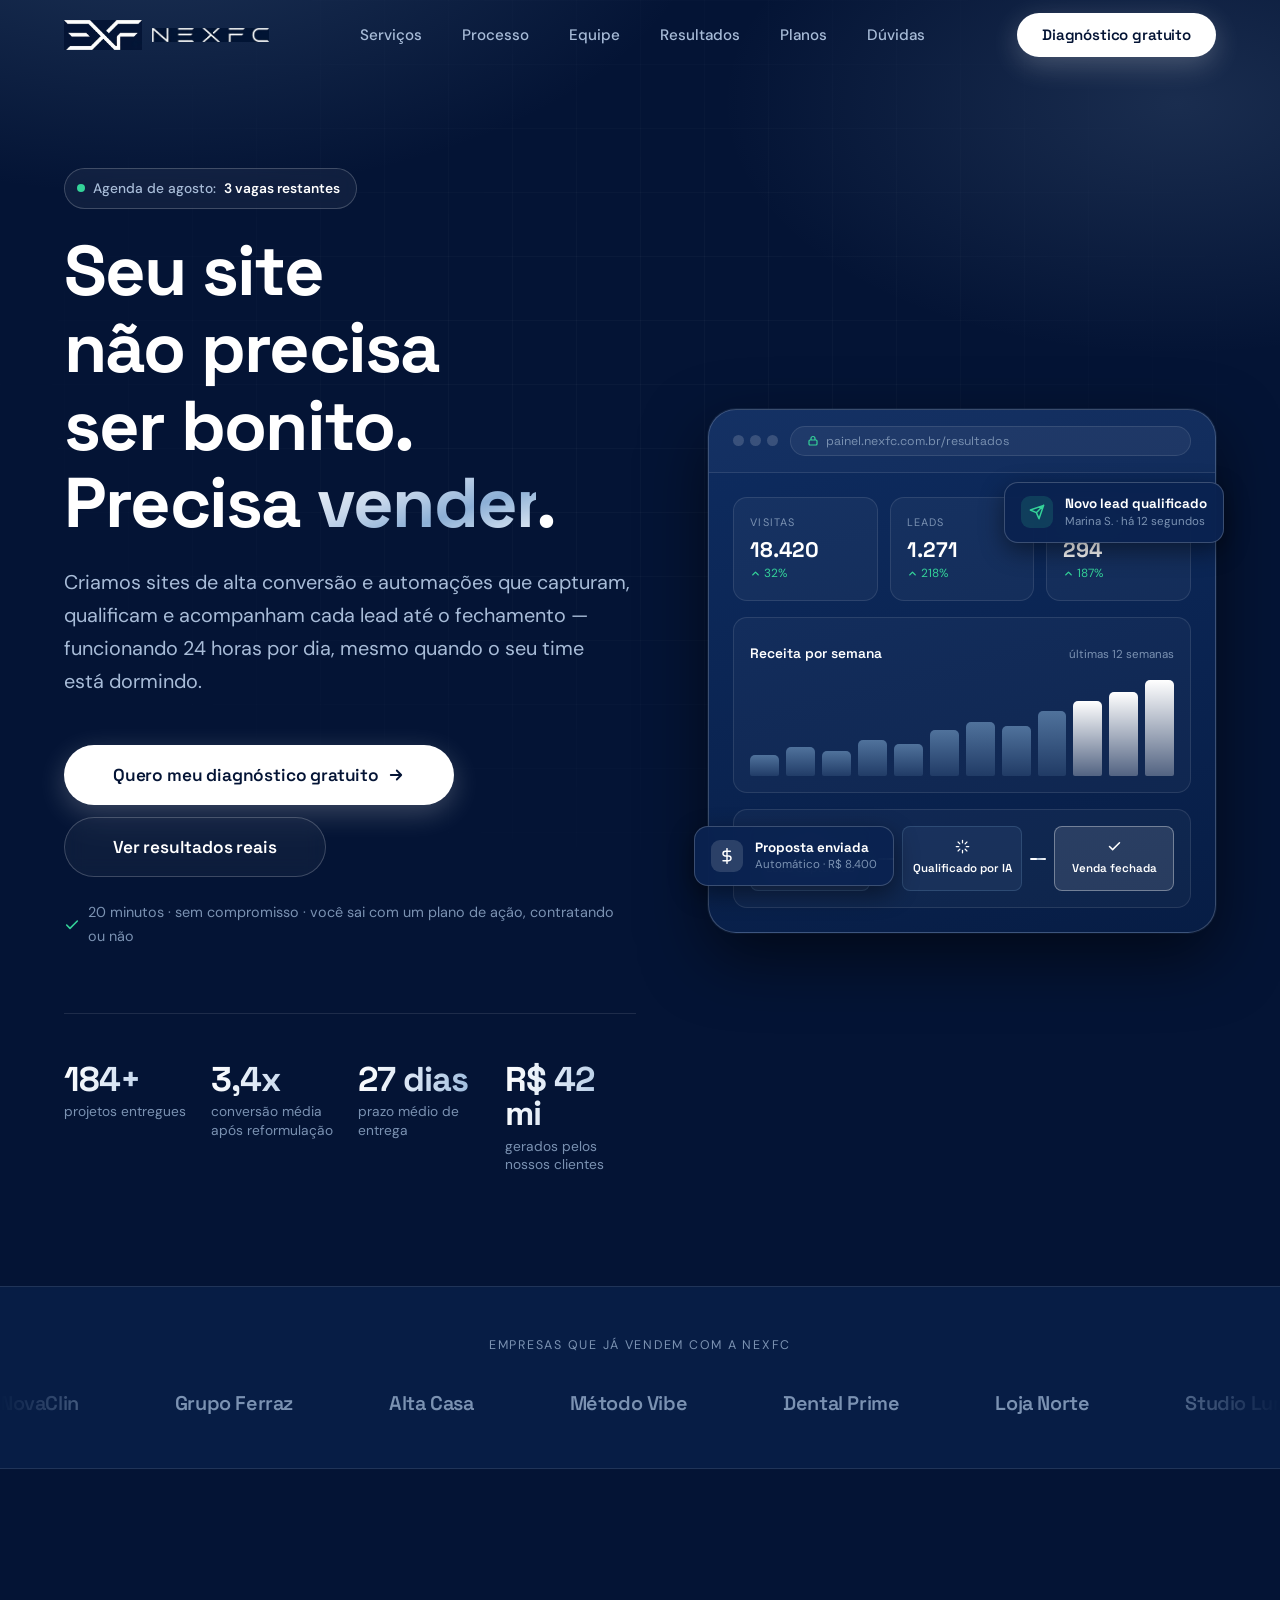
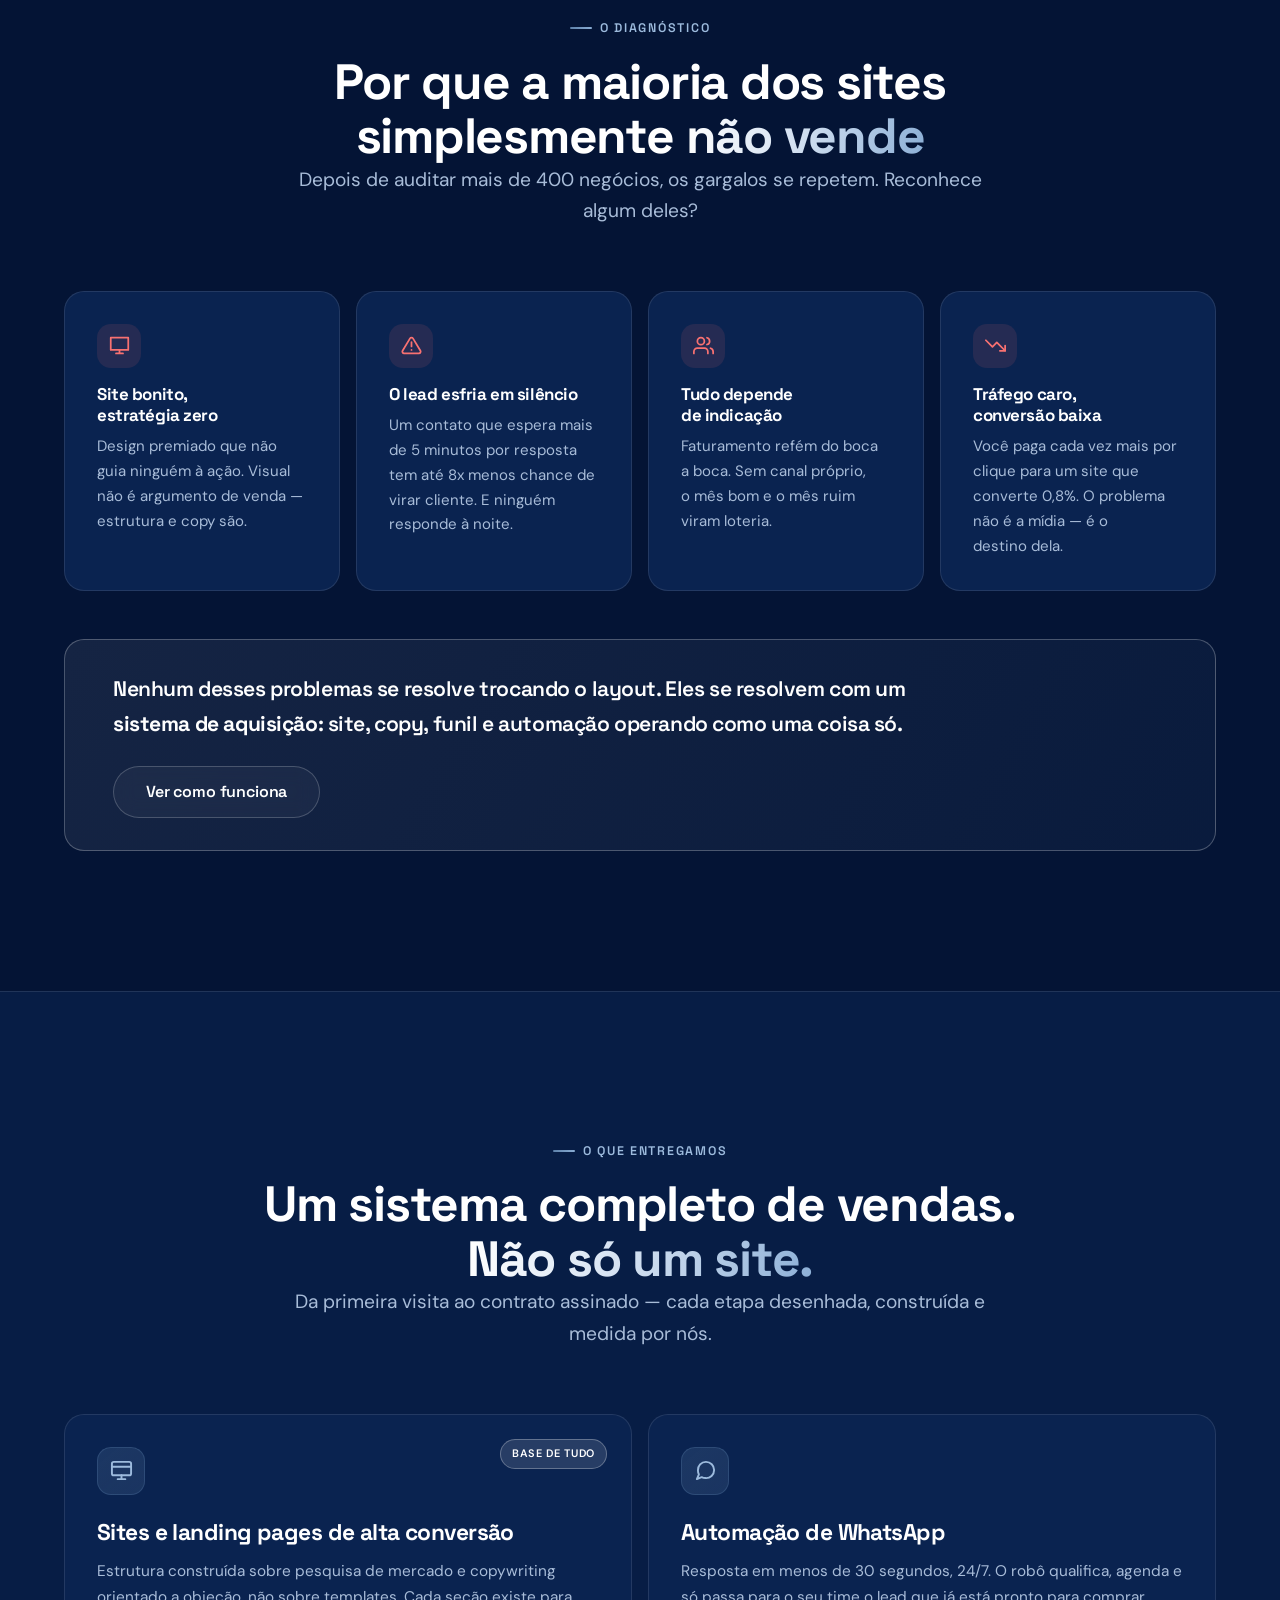
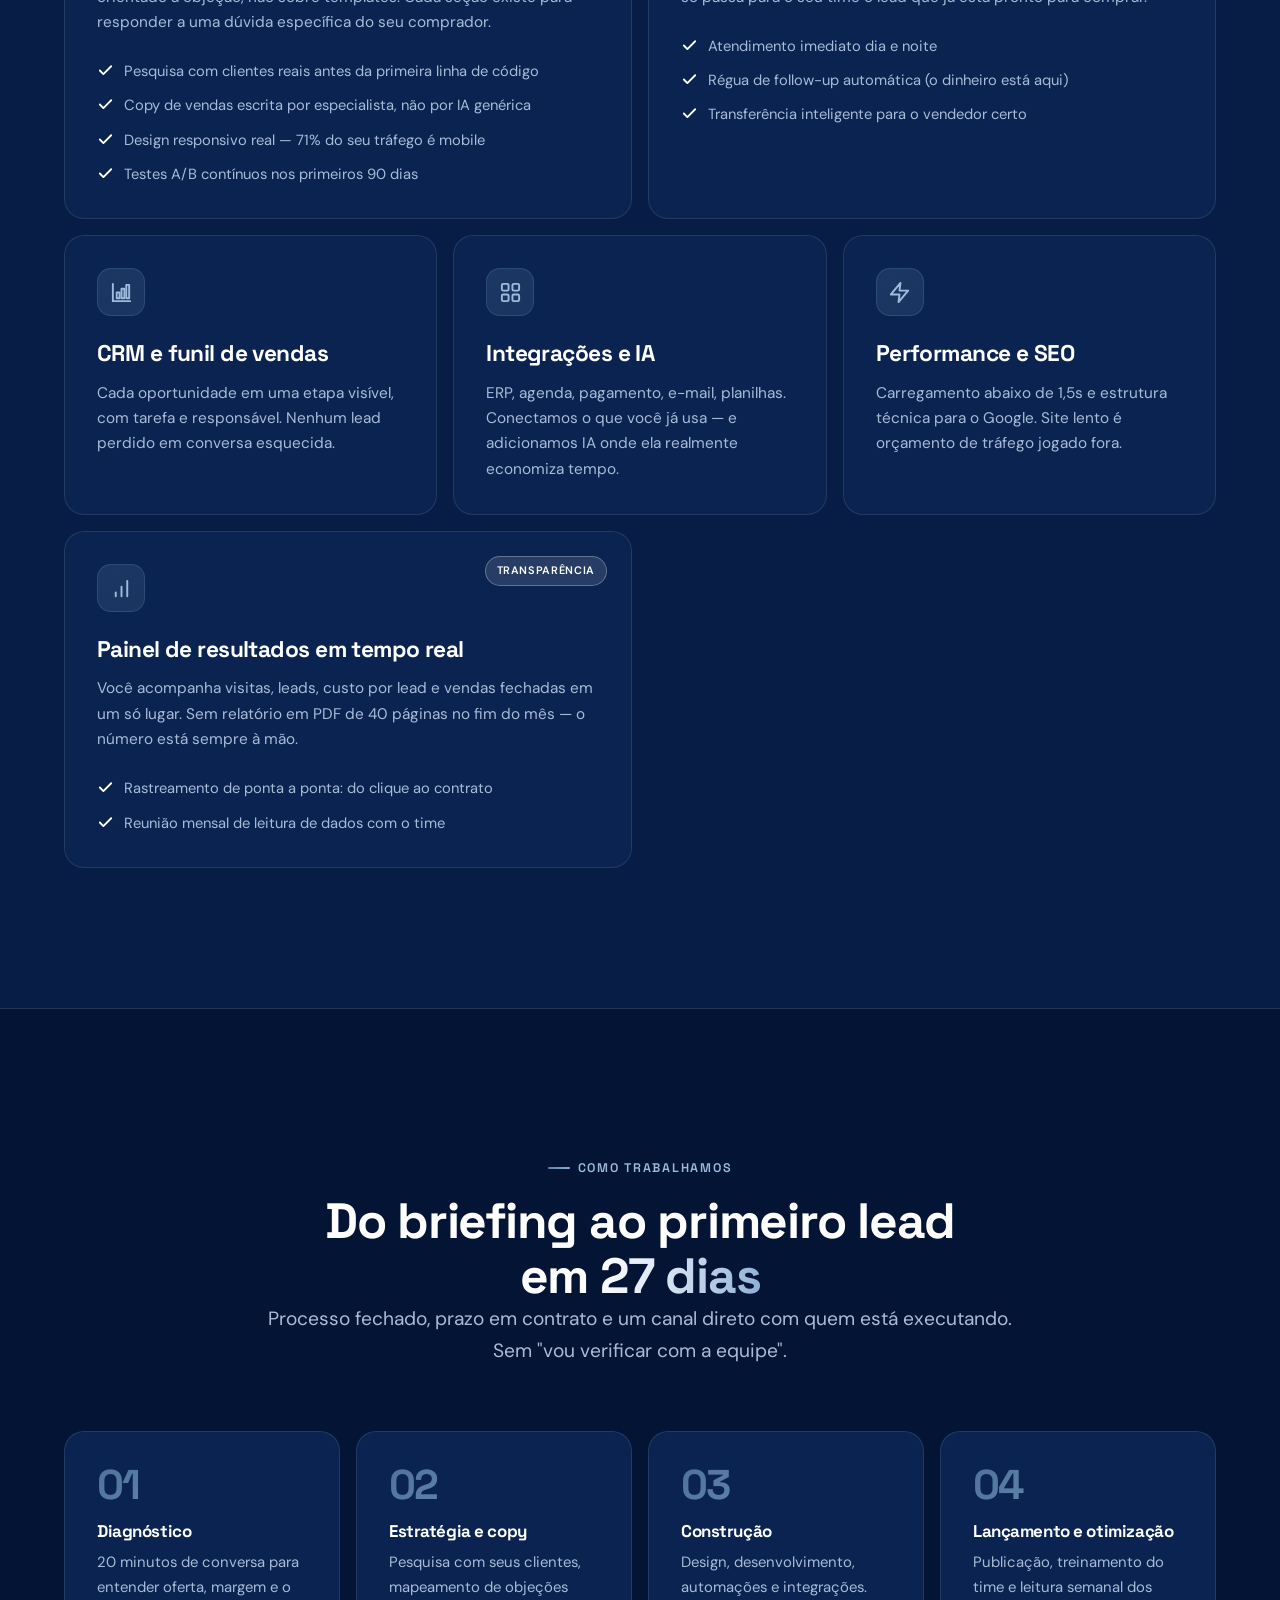
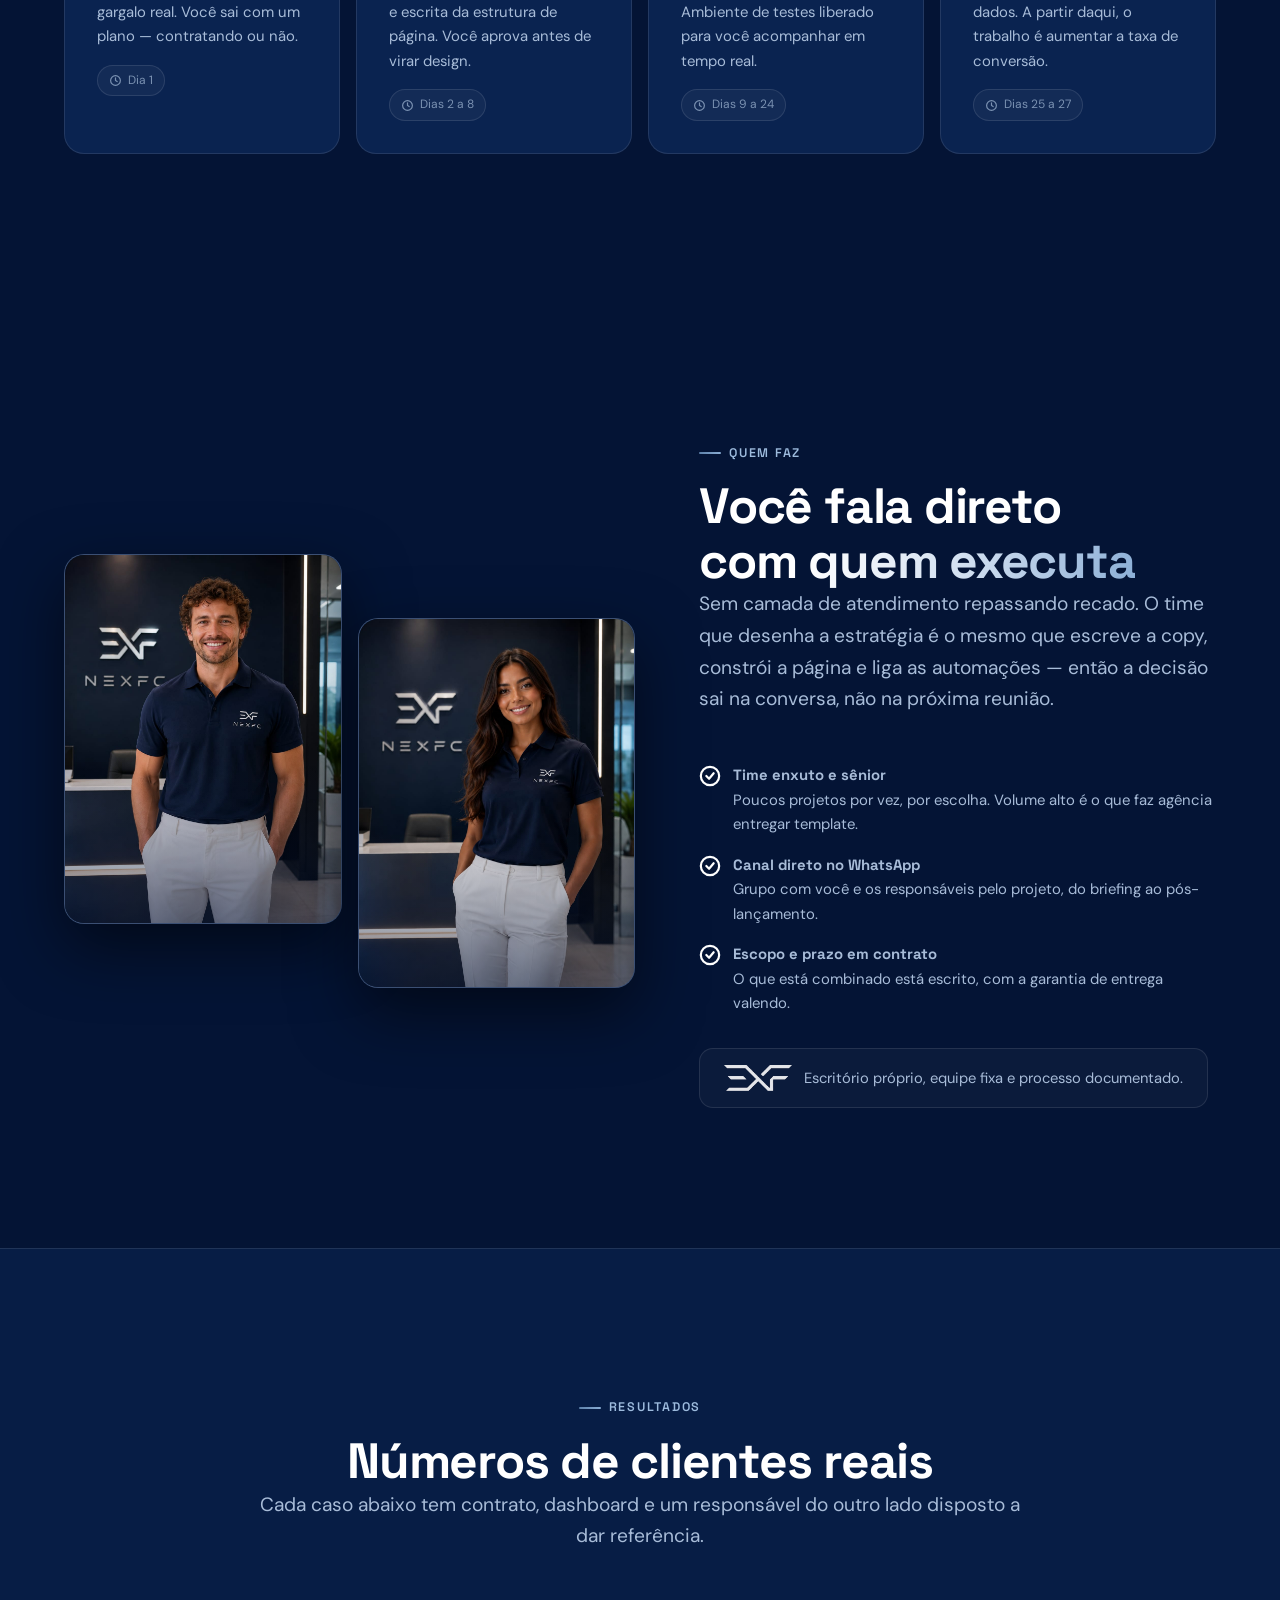
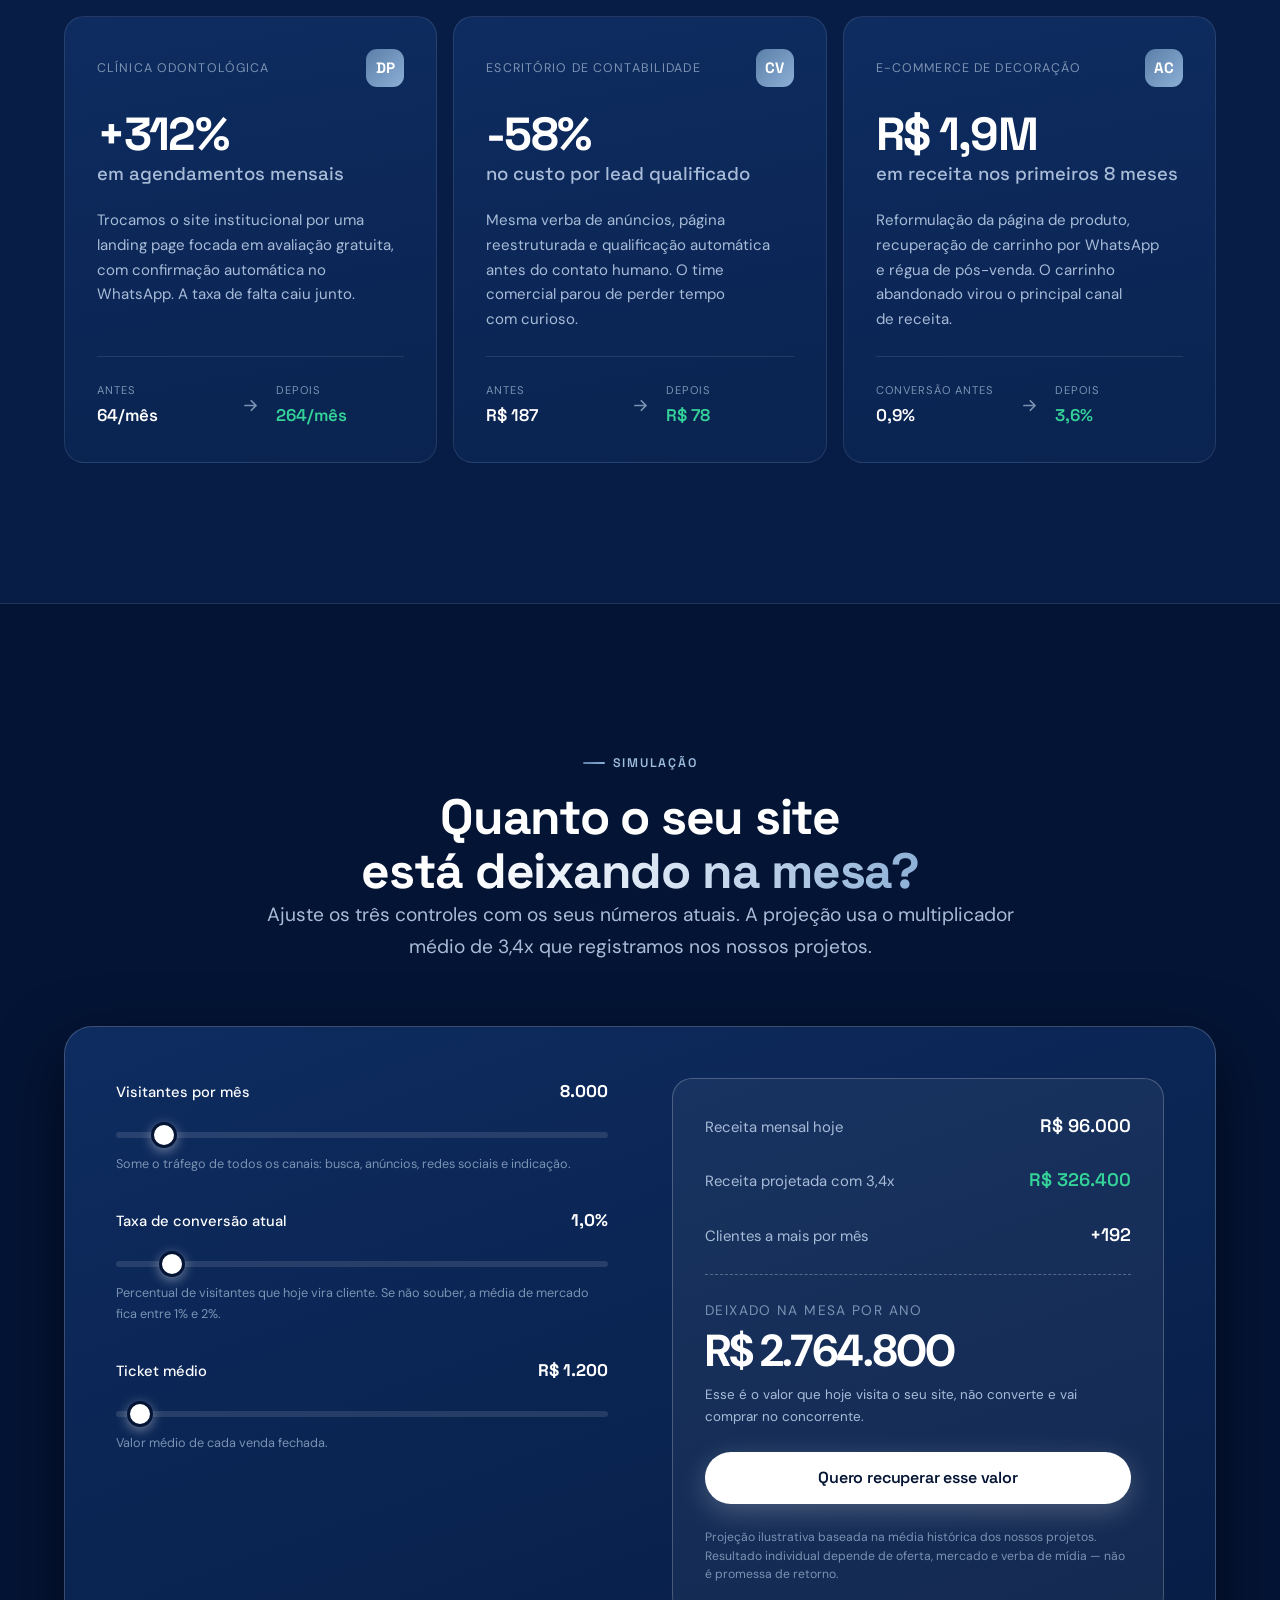
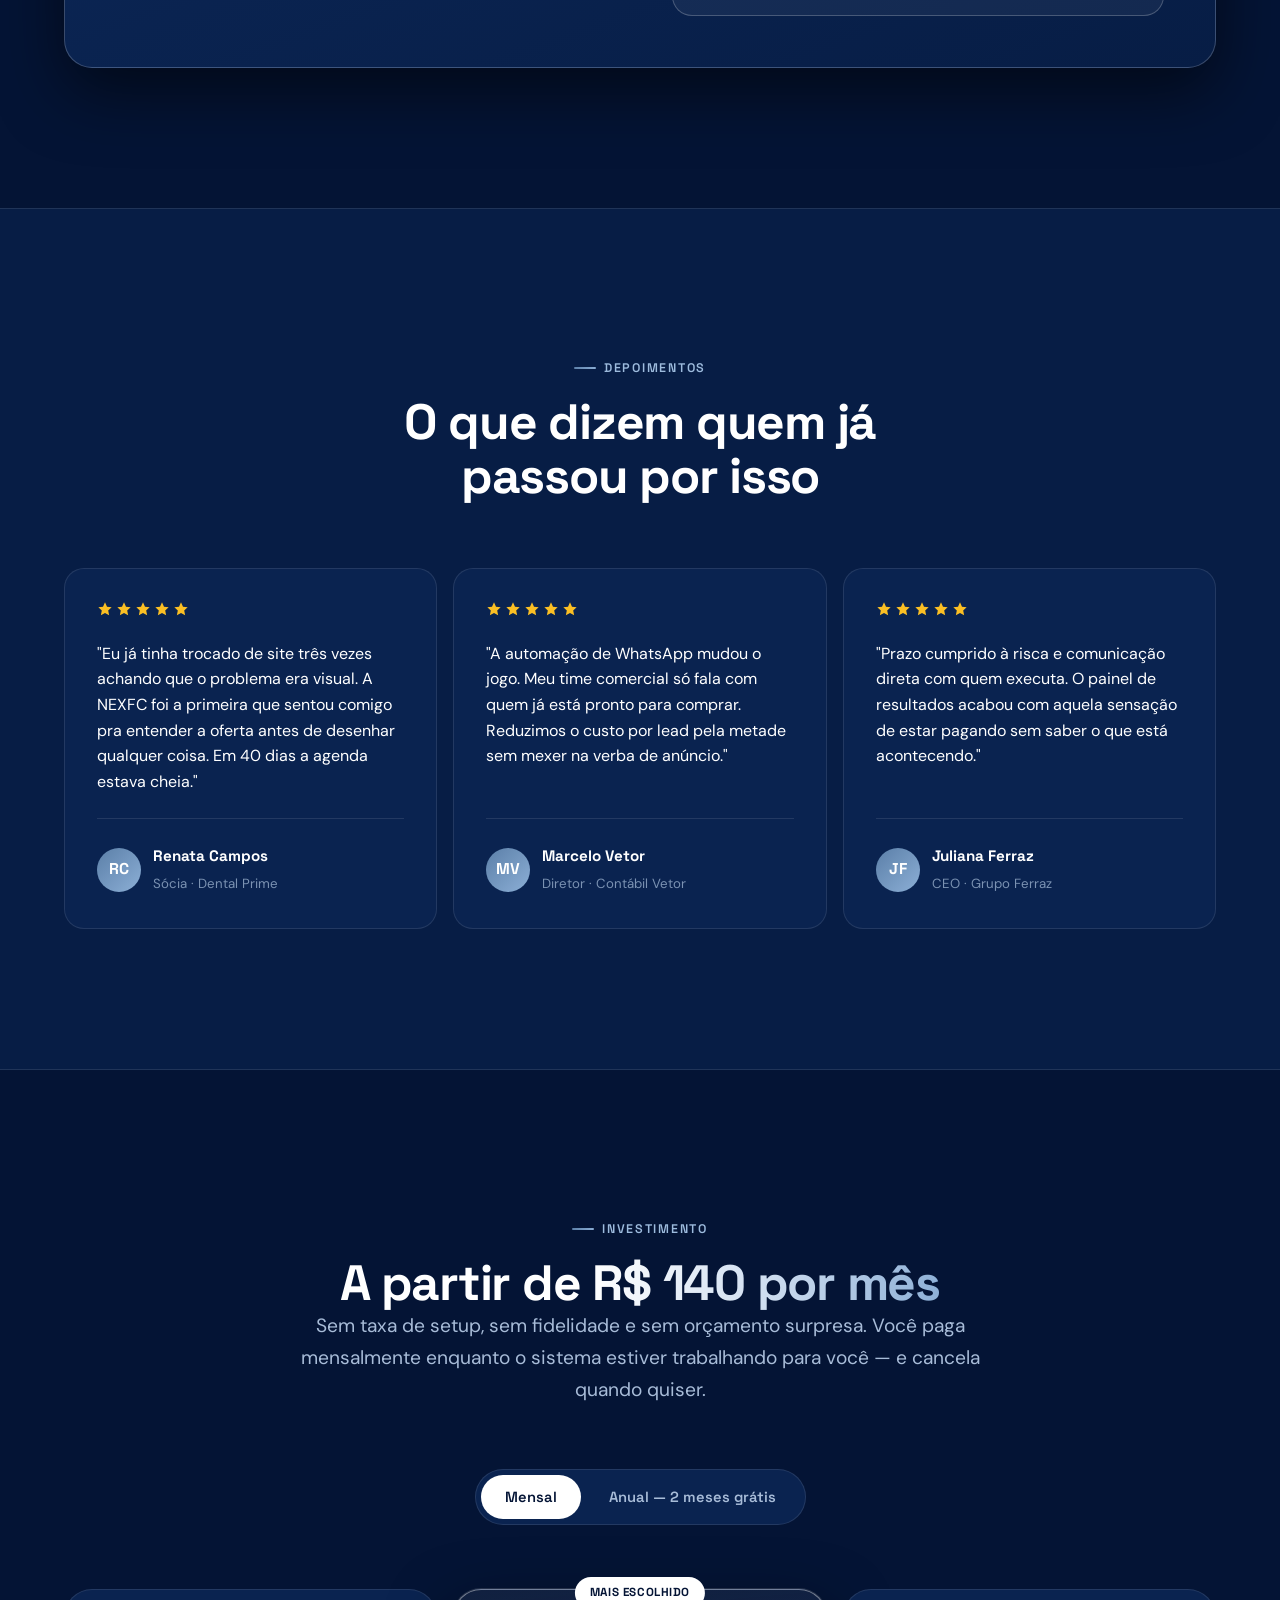
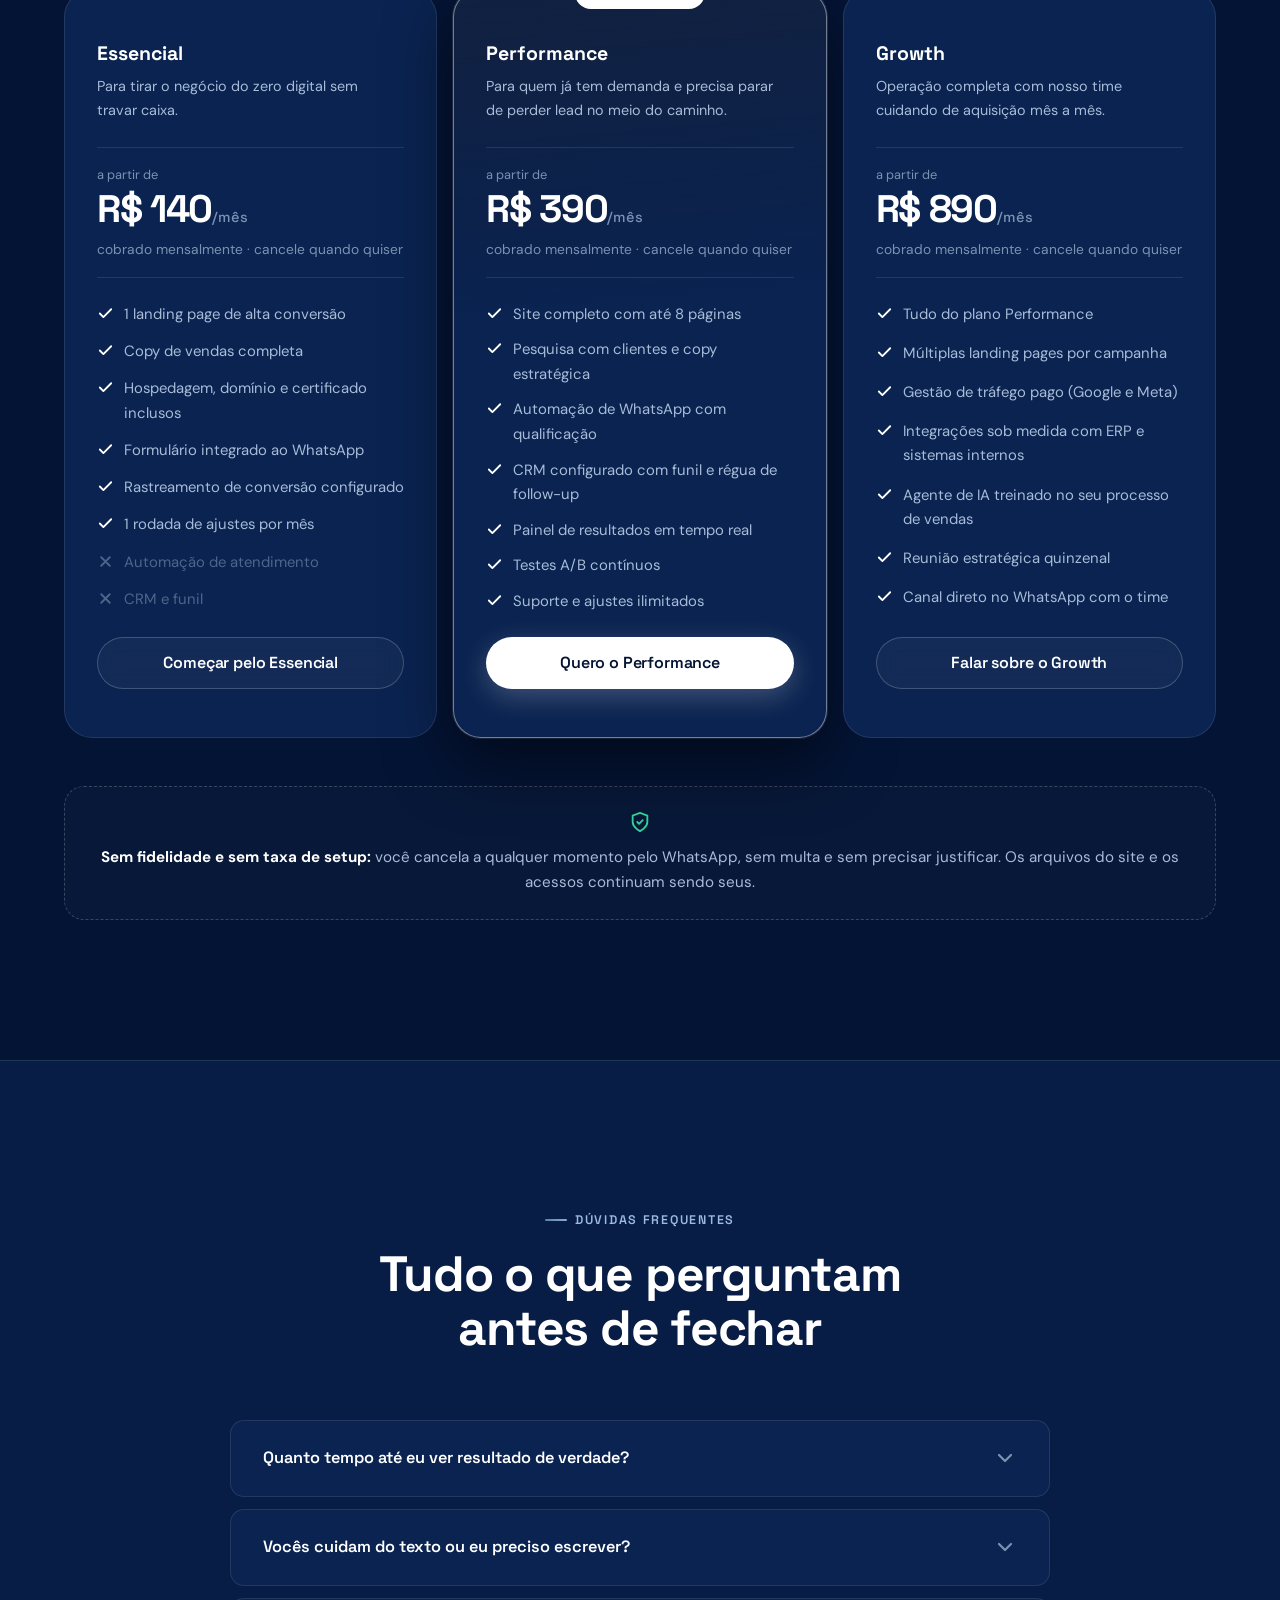
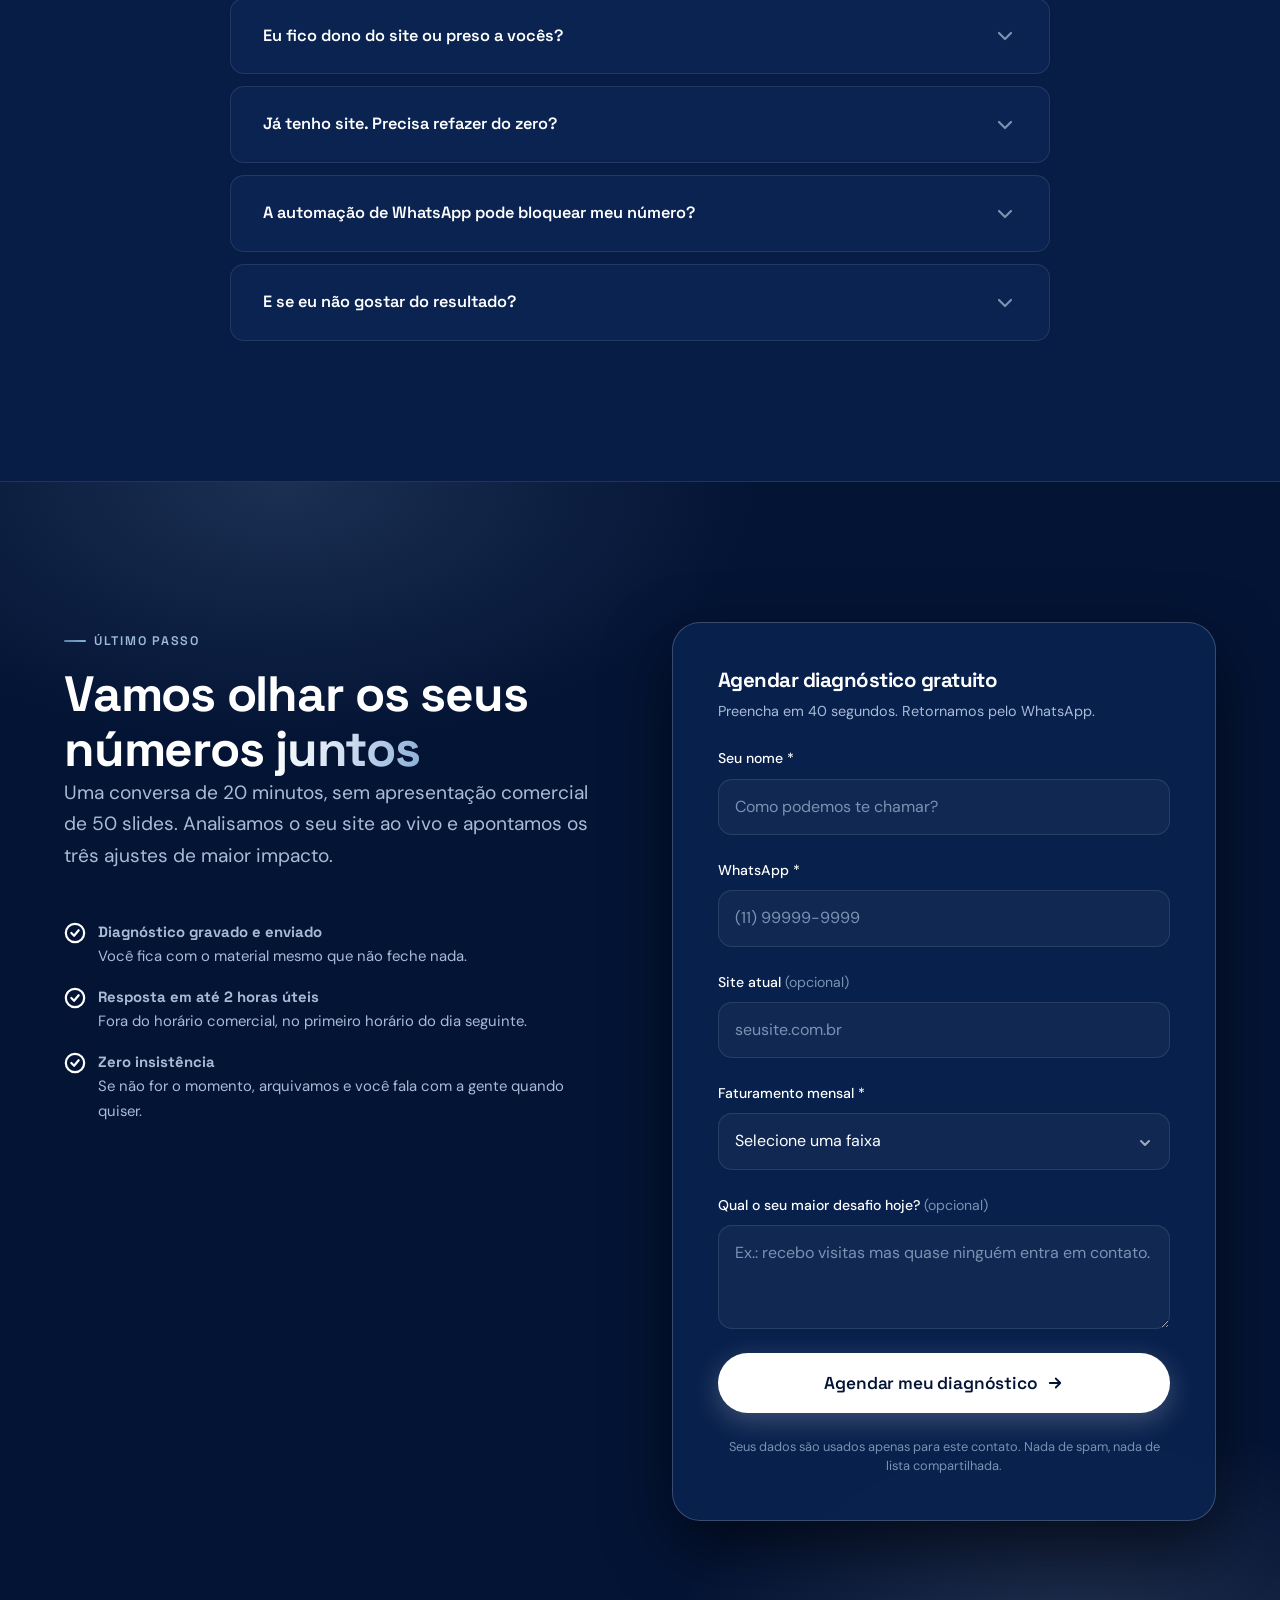
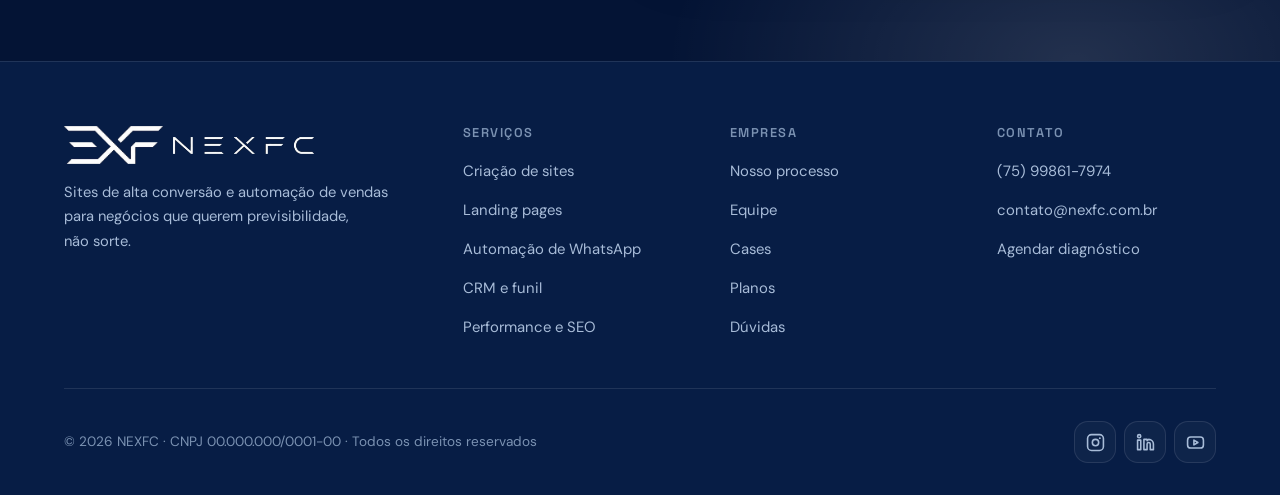
<file: site/index.html>
<!doctype html>
<html lang="pt-BR">
<head>
<meta charset="utf-8">
<meta name="viewport" content="width=device-width, initial-scale=1">
<title>NEXFC — Sites de alta conversão e automação de vendas</title>
<meta name="description" content="Sites de alta conversão e automação de vendas. Da primeira visita ao contrato assinado — site, copy, funil e automação operando como uma coisa só.">
<meta name="theme-color" content="#041435">
<link rel="preconnect" href="https://fonts.googleapis.com">
<link rel="preconnect" href="https://fonts.gstatic.com" crossorigin>
<link href="https://fonts.googleapis.com/css2?family=DM+Sans:opsz,wght@9..40,100..1000&family=Space+Grotesk:wght@300..700&display=swap" rel="stylesheet">
<style>
/* ============================================================
   DESIGN TOKENS
   ============================================================ */
:root{
  /* Cor — navy da marca, amostrado direto da logo (#041435) */
  --bg:            #041435;
  --bg-elev:       #071D45;
  --surface:       #0A2350;
  --surface-2:     #0E2C60;
  --border:        rgba(255,255,255,.10);
  --border-strong: rgba(255,255,255,.20);

  /* Cor — texto */
  --fg:            #FFFFFF;
  --fg-muted:      #A8BCD8;   /* 8.6:1 sobre --bg */
  --fg-subtle:     #7B92B2;   /* 5.2:1 sobre --bg */

  /* Cor — marca: navy + aço/cromado, sem cor inventada */
  --brand:         #5B7FA8;
  --brand-light:   #9DBBDD;   /* versão legível para texto */
  --brand-2:       #8CAFD6;
  --accent:        #FFFFFF;   /* CTA — o branco da logo */
  --accent-hover:  #E4ECF6;
  --accent-fg:     #041435;

  /* Cor — semântica */
  --success:       #34D399;
  --warning:       #FBBF24;
  --danger:        #F87171;

  /* Gradientes — cromado, como o relevo da logo na parede */
  --grad-brand: linear-gradient(135deg, var(--brand) 0%, var(--brand-2) 100%);
  --grad-text:  linear-gradient(100deg, #FFFFFF 0%, #D5E2F2 45%, #8CAFD6 100%);
  --grad-cromo: linear-gradient(160deg, #FFFFFF 0%, #C8D8EC 38%, #8CAFD6 62%, #FFFFFF 100%);

  /* Espaçamento — escala de marketing (generosa) */
  --s-1: 4px;  --s-2: 8px;   --s-3: 12px; --s-4: 16px; --s-5: 24px;
  --s-6: 32px; --s-7: 48px;  --s-8: 64px; --s-9: 96px; --s-10: 128px;

  /* Raio */
  --r-sm: 8px; --r-md: 14px; --r-lg: 20px; --r-xl: 28px; --r-full: 999px;

  /* Sombra */
  --sh-sm: 0 1px 2px rgba(0,0,0,.4);
  --sh-md: 0 8px 24px rgba(0,0,0,.45);
  --sh-lg: 0 24px 64px rgba(0,0,0,.55);
  --sh-glow: 0 0 0 1px rgba(91,127,168,.35), 0 16px 48px rgba(91,127,168,.28);

  /* Movimento */
  --ease: cubic-bezier(.22,1,.36,1);
  --dur:  240ms;

  /* Layout */
  --maxw: 1200px;
  --nav-h: 72px;
}

/* ============================================================
   RESET + BASE
   ============================================================ */
*,*::before,*::after{ box-sizing:border-box; }
*{ margin:0; padding:0; }

html{
  scroll-behavior:smooth;
  scroll-padding-top: calc(var(--nav-h) + 24px);
  -webkit-text-size-adjust:100%;
}

body{
  background:var(--bg);
  color:var(--fg);
  font-family:'DM Sans', ui-sans-serif, system-ui, -apple-system, 'Segoe UI', Roboto, sans-serif;
  font-size:17px;
  line-height:1.65;
  -webkit-font-smoothing:antialiased;
  text-rendering:optimizeLegibility;
  overflow-x:hidden;
}

h1,h2,h3,h4{
  font-family:'Space Grotesk', ui-sans-serif, system-ui, sans-serif;
  line-height:1.1;
  letter-spacing:-.025em;
  font-weight:700;
  text-wrap:balance;
}
h1{ font-size:clamp(2.4rem, 6.2vw, 4.4rem); }
h2{ font-size:clamp(1.95rem, 4.4vw, 3.1rem); }
h3{ font-size:clamp(1.15rem, 2vw, 1.42rem); line-height:1.25; }
p{ text-wrap:pretty; }

a{ color:inherit; text-decoration:none; }
a,button{ -webkit-tap-highlight-color:transparent; }
img,svg{ display:block; max-width:100%; }
button,input,select,textarea{ font:inherit; color:inherit; }
ul{ list-style:none; }

:focus-visible{
  outline:3px solid var(--accent);
  outline-offset:3px;
  border-radius:var(--r-sm);
}

::selection{ background:var(--brand); color:#fff; }

/* ============================================================
   UTILITÁRIOS
   ============================================================ */
.wrap{
  width:100%;
  max-width:var(--maxw);
  margin-inline:auto;
  padding-inline:var(--s-5);
}

.section{ padding-block: clamp(72px, 11vw, 140px); position:relative; }

.eyebrow{
  display:inline-flex; align-items:center; gap:var(--s-2);
  font-family:'Space Grotesk', sans-serif;
  font-size:.78rem; font-weight:600;
  letter-spacing:.14em; text-transform:uppercase;
  color:var(--brand-light);
  margin-bottom:var(--s-4);
}
.eyebrow::before{
  content:''; width:22px; height:2px; border-radius:2px;
  background:var(--grad-brand);
}

.lead{
  font-size:clamp(1.02rem, 1.7vw, 1.2rem);
  color:var(--fg-muted);
  max-width:62ch;
}

.grad-text{
  background:var(--grad-text);
  -webkit-background-clip:text; background-clip:text;
  color:transparent;
}

.center{ text-align:center; }
.center .lead{ margin-inline:auto; }
.head{ max-width:760px; margin-bottom:var(--s-8); }
.head.center{ margin-inline:auto; }

/* Fundo — brilho ambiente */
.glow{
  position:absolute; border-radius:50%;
  filter:blur(90px); opacity:.4;
  pointer-events:none; z-index:0;
}

/* ============================================================
   BOTÕES
   ============================================================ */
.btn{
  display:inline-flex; align-items:center; justify-content:center; gap:var(--s-2);
  min-height:52px; padding:0 var(--s-6);
  border:1px solid transparent; border-radius:var(--r-full);
  font-family:'Space Grotesk', sans-serif;
  font-size:1rem; font-weight:600; letter-spacing:-.01em;
  cursor:pointer; white-space:nowrap;
  transition:transform var(--dur) var(--ease),
             background-color var(--dur) var(--ease),
             border-color var(--dur) var(--ease),
             box-shadow var(--dur) var(--ease);
}
.btn:hover{ transform:translateY(-2px); }
.btn:active{ transform:translateY(0); }

.btn-primary{
  background:var(--accent); color:var(--accent-fg);
  box-shadow:0 8px 28px rgba(255,255,255,.22);
}
.btn-primary:hover{ background:var(--accent-hover); box-shadow:0 14px 38px rgba(255,255,255,.34); }

.btn-ghost{
  background:rgba(255,255,255,.04);
  border-color:var(--border-strong);
  color:var(--fg);
  backdrop-filter:blur(10px);
}
.btn-ghost:hover{ background:rgba(255,255,255,.09); border-color:rgba(255,255,255,.3); }

.btn-sm{ min-height:44px; padding:0 var(--s-5); font-size:.94rem; }
.btn-lg{ min-height:60px; padding:0 var(--s-7); font-size:1.08rem; }
.btn-block{ width:100%; }

/* ============================================================
   BARRA DE PROGRESSO
   ============================================================ */
.progress{
  position:fixed; inset:0 0 auto 0; height:3px; z-index:100;
  background:var(--grad-brand);
  transform-origin:0 50%; transform:scaleX(0);
  will-change:transform;
}

/* ============================================================
   NAVEGAÇÃO
   ============================================================ */
.nav{
  position:fixed; inset:0 0 auto 0; z-index:90;
  height:var(--nav-h);
  display:flex; align-items:center;
  transition:background-color 300ms var(--ease),
             border-color 300ms var(--ease),
             backdrop-filter 300ms var(--ease);
  border-bottom:1px solid transparent;
}
.nav.scrolled,
.nav.menu-open{
  background:rgba(4,20,53,.96);
  backdrop-filter:blur(18px) saturate(160%);
  border-bottom-color:var(--border);
}
.nav .wrap{ display:flex; align-items:center; justify-content:space-between; gap:var(--s-5); }

.logo{
  display:flex; align-items:center; gap:10px;
  font-family:'Space Grotesk', sans-serif;
  font-size:1.22rem; font-weight:700; letter-spacing:.04em;
}
/* Marca oficial — recortada por CSS direto dos JPEGs enviados.
   Os arquivos em assets/ nao sao alterados: a janela abaixo mostra
   apenas a regiao da marca dentro da imagem 1254x1254.
   mix-blend-mode:lighten dissolve o navy de fundo do JPEG contra
   qualquer superficie igual ou mais clara que #041435 (a base do site),
   entao o simbolo flutua sem retangulo visivel. */
.marca{
  --esc: calc(var(--h) / 185);
  width:calc(481 * var(--esc)); height:var(--h); flex:none;
  background-image:url('assets/logo-simbolo.jpg');
  background-size:calc(1254 * var(--esc)) auto;
  background-position:calc(-396 * var(--esc)) calc(-540 * var(--esc));
  background-repeat:no-repeat;
  mix-blend-mode:lighten;
}
.marca-nome{
  --esc: calc(var(--h) / 65);
  width:calc(541 * var(--esc)); height:var(--h); flex:none;
  background-image:url('assets/logo-nome.jpg');
  background-size:calc(1254 * var(--esc)) auto;
  background-position:calc(-359 * var(--esc)) calc(-595 * var(--esc));
  background-repeat:no-repeat;
  mix-blend-mode:lighten;
}

.nav-links{ display:flex; align-items:center; gap:var(--s-2); }
.nav-links a{
  padding:10px var(--s-4); border-radius:var(--r-full);
  font-size:.95rem; font-weight:500; color:var(--fg-muted);
  transition:color var(--dur) var(--ease), background-color var(--dur) var(--ease);
}
.nav-links a:hover{ color:var(--fg); background:rgba(255,255,255,.06); }

.nav-cta{ display:flex; align-items:center; gap:var(--s-3); }

.burger{
  display:none;
  position:relative;
  width:46px; height:46px; flex:none;
  border:1px solid var(--border-strong); border-radius:var(--r-md);
  background:rgba(255,255,255,.04);
  cursor:pointer;
}
.burger span{
  position:absolute; left:50%; top:50%;
  width:19px; height:2px; margin:-1px 0 0 -9.5px;
  border-radius:2px; background:var(--fg);
  transition:transform 260ms var(--ease), opacity 160ms linear;
}
.burger span:nth-child(1){ transform:translateY(-7px); }
.burger span:nth-child(3){ transform:translateY(7px); }
.burger[aria-expanded="true"] span:nth-child(1){ transform:rotate(45deg); }
.burger[aria-expanded="true"] span:nth-child(2){ opacity:0; }
.burger[aria-expanded="true"] span:nth-child(3){ transform:rotate(-45deg); }

.mobile-menu{
  position:fixed; inset:var(--nav-h) 0 auto 0; z-index:89;
  background:rgba(4,20,53,.98);
  backdrop-filter:blur(20px);
  border-bottom:1px solid var(--border);
  padding:var(--s-5) 0 var(--s-7);
  display:none;
  /* celular na horizontal: o menu rola em vez de sumir alem da tela */
  max-height:calc(100vh - var(--nav-h));
  max-height:calc(100dvh - var(--nav-h));
  overflow-y:auto;
  overscroll-behavior:contain;
}
.mobile-menu.open{ display:block; animation:slideDown 260ms var(--ease); }
@keyframes slideDown{ from{opacity:0; transform:translateY(-12px);} to{opacity:1; transform:none;} }
.mobile-menu a{
  display:block; padding:var(--s-4) var(--s-2);
  font-family:'Space Grotesk', sans-serif;
  font-size:1.12rem; font-weight:500;
  border-bottom:1px solid var(--border);
}
.mobile-menu .btn{ margin-top:var(--s-5); }

/* ============================================================
   HERO
   ============================================================ */
.hero{
  position:relative;
  padding-top:calc(var(--nav-h) + clamp(48px, 8vw, 96px));
  padding-bottom:clamp(64px, 9vw, 112px);
  overflow:hidden;
}
.hero::before{
  content:''; position:absolute; inset:0; z-index:0;
  background:
    radial-gradient(900px 480px at 12% -8%, rgba(91,127,168,.30), transparent 62%),
    radial-gradient(760px 420px at 92% 8%, rgba(140,175,214,.16), transparent 60%);
  pointer-events:none;
}
.hero::after{
  content:''; position:absolute; inset:0; z-index:0; pointer-events:none;
  background-image:
    linear-gradient(rgba(255,255,255,.028) 1px, transparent 1px),
    linear-gradient(90deg, rgba(255,255,255,.028) 1px, transparent 1px);
  background-size:64px 64px;
  mask-image:radial-gradient(70% 55% at 50% 30%, #000 20%, transparent 78%);
  -webkit-mask-image:radial-gradient(70% 55% at 50% 30%, #000 20%, transparent 78%);
}
.hero .wrap{ position:relative; z-index:1; }

.hero-grid{
  display:grid; gap:clamp(48px, 6vw, 72px);
  grid-template-columns:minmax(0,1fr);
  align-items:center;
}
@media (min-width:1000px){
  .hero-grid{ grid-template-columns:minmax(0,1.06fr) minmax(0,.94fr); }
}

.badge{
  display:inline-flex; align-items:center; flex-wrap:wrap; gap:4px var(--s-2);
  max-width:100%;
  padding:8px 16px 8px 12px;
  border:1px solid var(--border-strong); border-radius:var(--r-full);
  background:rgba(255,255,255,.05);
  backdrop-filter:blur(10px);
  font-size:.86rem; font-weight:500; color:var(--fg-muted);
  margin-bottom:var(--s-5);
}
.badge b{ color:var(--fg); font-weight:600; }
.dot{
  width:8px; height:8px; border-radius:50%; flex:none;
  background:var(--success);
  box-shadow:0 0 0 0 rgba(52,211,153,.7);
  animation:pulse 2.2s infinite;
}
@keyframes pulse{
  0%{ box-shadow:0 0 0 0 rgba(52,211,153,.6); }
  70%{ box-shadow:0 0 0 9px rgba(52,211,153,0); }
  100%{ box-shadow:0 0 0 0 rgba(52,211,153,0); }
}

.hero h1{ margin-bottom:var(--s-5); }
.hero h1 em{
  font-style:normal; position:relative; white-space:nowrap;
  background:var(--grad-cromo);
  -webkit-background-clip:text; background-clip:text; color:transparent;
}
.hero .lead{ margin-bottom:var(--s-7); font-size:clamp(1.05rem,1.8vw,1.24rem); }

.hero-actions{ display:flex; flex-wrap:wrap; gap:var(--s-3); margin-bottom:var(--s-5); }

.hero-note{
  display:flex; align-items:center; gap:var(--s-2);
  font-size:.9rem; color:var(--fg-subtle);
}
.hero-note svg{ width:16px; height:16px; color:var(--success); flex:none; }

/* Faixa de estatísticas */
.stats{
  display:grid; grid-template-columns:repeat(2,1fr);
  gap:var(--s-5) var(--s-4);
  margin-top:var(--s-8); padding-top:var(--s-7);
  border-top:1px solid var(--border);
}
@media (min-width:640px){ .stats{ grid-template-columns:repeat(4,1fr); } }
.stat-num{
  font-family:'Space Grotesk', sans-serif;
  font-size:clamp(1.6rem, 3.4vw, 2.15rem); font-weight:700;
  line-height:1; letter-spacing:-.03em;
  background:var(--grad-text); -webkit-background-clip:text; background-clip:text; color:transparent;
}
.stat-lbl{ font-size:.86rem; color:var(--fg-subtle); margin-top:6px; line-height:1.35; }

/* --- Visual do hero: mockup de navegador --- */
.mock{
  position:relative;
  border:1px solid var(--border-strong); border-radius:var(--r-xl);
  background:linear-gradient(165deg, var(--surface-2), var(--bg-elev));
  box-shadow:var(--sh-lg), 0 0 0 1px rgba(91,127,168,.16);
  overflow:hidden;
}
.mock-bar{
  display:flex; align-items:center; gap:var(--s-3);
  padding:var(--s-4) var(--s-5);
  border-bottom:1px solid var(--border);
  background:rgba(255,255,255,.025);
}
.mock-dots{ display:flex; gap:6px; }
.mock-dots i{ width:11px; height:11px; border-radius:50%; background:rgba(255,255,255,.16); }
.mock-url{
  flex:1; min-width:0; height:30px; border-radius:var(--r-full);
  background:rgba(255,255,255,.05); border:1px solid var(--border);
  display:flex; align-items:center; gap:7px; padding:0 var(--s-4);
  font-size:.76rem; color:var(--fg-subtle); font-family:'Space Grotesk',monospace;
}
.mock-url svg{ width:12px; height:12px; color:var(--success); flex:none; }
.mock-url span{ flex:1; min-width:0; overflow:hidden; text-overflow:ellipsis; white-space:nowrap; }

.mock-body{ padding:var(--s-5); display:grid; gap:var(--s-4); }

.kpis{ display:grid; grid-template-columns:repeat(3,minmax(0,1fr)); gap:var(--s-3); }
.kpi{
  padding:var(--s-4); border-radius:var(--r-md);
  background:rgba(255,255,255,.04); border:1px solid var(--border);
}
.kpi-lbl{ font-size:.68rem; text-transform:uppercase; letter-spacing:.1em; color:var(--fg-subtle); }
.kpi-val{
  font-family:'Space Grotesk',sans-serif; font-weight:700;
  font-size:1.32rem; line-height:1.2; margin-top:5px;
}
.kpi-up{ font-size:.74rem; color:var(--success); display:flex; align-items:center; gap:3px; margin-top:2px; }
.kpi-up svg{ width:11px; height:11px; }

.chart{
  padding:var(--s-5) var(--s-4) var(--s-4);
  border-radius:var(--r-md);
  background:rgba(255,255,255,.03); border:1px solid var(--border);
}
.chart-head{ display:flex; justify-content:space-between; align-items:baseline; margin-bottom:var(--s-4); }
.chart-title{ font-family:'Space Grotesk',sans-serif; font-size:.86rem; font-weight:600; }
.chart-sub{ font-size:.72rem; color:var(--fg-subtle); }
.bars{ display:flex; align-items:flex-end; gap:7px; height:96px; }
.bars i{
  flex:1; border-radius:5px 5px 2px 2px;
  background:linear-gradient(180deg, rgba(91,127,168,.85), rgba(91,127,168,.22));
  height:var(--h); transform-origin:50% 100%;
  animation:grow 900ms var(--ease) backwards;
  animation-delay:var(--d);
}
.bars i:nth-last-child(-n+3){
  background:linear-gradient(180deg, var(--accent), rgba(255,255,255,.28));
}
@keyframes grow{ from{ transform:scaleY(.04); opacity:0; } to{ transform:scaleY(1); opacity:1; } }

.flow{
  display:flex; align-items:center; gap:var(--s-2);
  padding:var(--s-4); border-radius:var(--r-md);
  background:rgba(255,255,255,.03); border:1px solid var(--border);
}
.node{
  flex:1; text-align:center; padding:var(--s-3) var(--s-2);
  border-radius:var(--r-sm);
  background:rgba(91,127,168,.13); border:1px solid rgba(91,127,168,.32);
  font-size:.72rem; font-weight:600; font-family:'Space Grotesk',sans-serif;
}
.node.done{ background:rgba(255,255,255,.11); border-color:rgba(255,255,255,.35); color:var(--accent); }
.node svg{ width:15px; height:15px; margin:0 auto 5px; }
.link{ width:16px; height:2px; flex:none; border-radius:2px; background:linear-gradient(90deg,var(--brand),var(--accent)); position:relative; overflow:hidden; }
.link::after{
  content:''; position:absolute; inset:0; width:7px;
  background:#fff; border-radius:2px;
  animation:travel 1.9s linear infinite;
}
@keyframes travel{ from{ transform:translateX(-9px);} to{ transform:translateX(18px);} }

/* Cartões flutuantes */
.float{
  position:absolute; z-index:2;
  display:flex; align-items:center; gap:var(--s-3);
  padding:12px var(--s-4);
  border-radius:var(--r-md);
  background:rgba(10,35,80,.94);
  border:1px solid var(--border-strong);
  backdrop-filter:blur(14px);
  box-shadow:var(--sh-md);
  font-size:.8rem; line-height:1.3;
  animation:bob 5s ease-in-out infinite;
}
.float b{ display:block; font-family:'Space Grotesk',sans-serif; font-size:.84rem; }
.float small{ color:var(--fg-subtle); font-size:.72rem; }
.float-ico{ width:32px; height:32px; flex:none; border-radius:9px; display:grid; place-items:center; }
.float-ico svg{ width:16px; height:16px; }
.float-1{ top:14%; right:-8px; animation-delay:0s; }
.float-1 .float-ico{ background:rgba(52,211,153,.16); color:var(--success); }
.float-2{ bottom:9%; left:-14px; animation-delay:1.4s; }
.float-2 .float-ico{ background:rgba(255,255,255,.14); color:var(--accent); }
@keyframes bob{ 0%,100%{ transform:translateY(0);} 50%{ transform:translateY(-11px);} }
@media (max-width:520px){ .float{ display:none; } }

/* ============================================================
   MARQUEE — prova social
   ============================================================ */
.proof{
  padding-block:var(--s-7);
  border-block:1px solid var(--border);
  background:var(--bg-elev);
  overflow:hidden;
}
.proof-lbl{
  text-align:center; font-size:.78rem; letter-spacing:.14em;
  text-transform:uppercase; color:var(--fg-subtle);
  margin-bottom:var(--s-6);
}
.marquee{
  display:flex; overflow:hidden; gap:var(--s-9);
  mask-image:linear-gradient(90deg, transparent, #000 12%, #000 88%, transparent);
  -webkit-mask-image:linear-gradient(90deg, transparent, #000 12%, #000 88%, transparent);
}
.marquee-track{
  display:flex; align-items:center; gap:var(--s-9);
  flex:none; padding-right:var(--s-9);
  animation:scroll 34s linear infinite;
}
.marquee:hover .marquee-track{ animation-play-state:paused; }
@keyframes scroll{ to{ transform:translateX(-100%); } }
.marquee-track span{
  font-family:'Space Grotesk',sans-serif;
  font-size:1.24rem; font-weight:600; letter-spacing:-.02em;
  color:var(--fg-subtle); white-space:nowrap;
  transition:color var(--dur) var(--ease);
}
.marquee-track span:hover{ color:var(--fg); }

/* ============================================================
   PROBLEMA
   ============================================================ */
.problems{ display:grid; gap:var(--s-4); grid-template-columns:1fr; }
@media (min-width:700px){ .problems{ grid-template-columns:repeat(2,1fr); } }
@media (min-width:1050px){ .problems{ grid-template-columns:repeat(4,1fr); } }

.problem{
  padding:var(--s-6);
  border:1px solid var(--border); border-radius:var(--r-lg);
  background:var(--surface);
  position:relative; overflow:hidden;
  transition:border-color var(--dur) var(--ease), transform var(--dur) var(--ease);
}
.problem:hover{ border-color:rgba(248,113,113,.4); transform:translateY(-4px); }
.problem-ico{
  width:44px; height:44px; border-radius:var(--r-md);
  display:grid; place-items:center; margin-bottom:var(--s-4);
  background:rgba(248,113,113,.11); color:var(--danger);
}
.problem-ico svg{ width:21px; height:21px; }
.problem h3{ font-size:1.06rem; margin-bottom:var(--s-2); }
.problem p{ font-size:.94rem; color:var(--fg-muted); }

.verdict{
  margin-top:var(--s-7);
  padding:var(--s-6) var(--s-7);
  border-radius:var(--r-lg);
  border:1px solid rgba(255,255,255,.25);
  background:linear-gradient(120deg, rgba(255,255,255,.07), rgba(91,127,168,.07));
  display:flex; flex-wrap:wrap; align-items:center; gap:var(--s-5);
  justify-content:space-between;
}
.verdict p{
  font-family:'Space Grotesk',sans-serif;
  font-size:clamp(1.05rem,2vw,1.32rem); font-weight:600;
  letter-spacing:-.02em; max-width:62ch;
}
.verdict strong{ color:var(--accent); }

/* ============================================================
   SERVIÇOS — bento grid
   ============================================================ */
.bento{ display:grid; gap:var(--s-4); grid-template-columns:1fr; }
@media (min-width:760px){ .bento{ grid-template-columns:repeat(2,1fr); } }
@media (min-width:1050px){
  .bento{ grid-template-columns:repeat(6,1fr); }
  .b-lg{ grid-column:span 3; }
  .b-md{ grid-column:span 3; }
  .b-sm{ grid-column:span 2; }
}

.card{
  position:relative; overflow:hidden;
  padding:var(--s-6);
  border:1px solid var(--border); border-radius:var(--r-lg);
  background:var(--surface);
  transition:border-color var(--dur) var(--ease),
             transform var(--dur) var(--ease),
             background-color var(--dur) var(--ease);
}
.card::after{
  content:''; position:absolute; inset:auto auto 0 0;
  width:100%; height:1px;
  background:linear-gradient(90deg, transparent, rgba(91,127,168,.55), transparent);
  opacity:0; transition:opacity var(--dur) var(--ease);
}
.card:hover{
  transform:translateY(-5px);
  border-color:rgba(91,127,168,.42);
  background:var(--surface-2);
}
.card:hover::after{ opacity:1; }

.card-ico{
  width:48px; height:48px; border-radius:var(--r-md);
  display:grid; place-items:center; margin-bottom:var(--s-5);
  background:linear-gradient(140deg, rgba(91,127,168,.22), rgba(140,175,214,.13));
  border:1px solid rgba(91,127,168,.3);
  color:var(--brand-light);
}
.card-ico svg{ width:23px; height:23px; }
.card h3{ margin-bottom:var(--s-3); }
.card p{ font-size:.96rem; color:var(--fg-muted); }

.card-list{ margin-top:var(--s-5); display:grid; gap:10px; }
.card-list li{
  display:flex; align-items:flex-start; gap:10px;
  font-size:.92rem; color:var(--fg-muted);
}
.card-list svg{ width:17px; height:17px; flex:none; margin-top:3px; color:var(--accent); }

.card-tag{
  position:absolute; top:var(--s-5); right:var(--s-5);
  padding:5px 11px; border-radius:var(--r-full);
  font-size:.68rem; font-weight:600; letter-spacing:.06em; text-transform:uppercase;
  background:rgba(255,255,255,.12); color:var(--accent);
  border:1px solid rgba(255,255,255,.28);
}

/* ============================================================
   PROCESSO
   ============================================================ */
.steps{ display:grid; gap:var(--s-4); grid-template-columns:1fr; counter-reset:step; }
@media (min-width:700px){ .steps{ grid-template-columns:repeat(2,1fr); } }
@media (min-width:1050px){ .steps{ grid-template-columns:repeat(4,1fr); } }

.step{
  position:relative; padding:var(--s-6);
  border:1px solid var(--border); border-radius:var(--r-lg);
  background:var(--surface);
  transition:border-color var(--dur) var(--ease), transform var(--dur) var(--ease);
}
.step:hover{ border-color:var(--border-strong); transform:translateY(-4px); }
.step-n{
  font-family:'Space Grotesk',sans-serif;
  font-size:2.6rem; font-weight:700; line-height:1;
  letter-spacing:-.05em; margin-bottom:var(--s-4);
  background:var(--grad-brand); -webkit-background-clip:text; background-clip:text; color:transparent;
  opacity:.85;
}
.step h3{ font-size:1.06rem; margin-bottom:var(--s-2); }
.step p{ font-size:.93rem; color:var(--fg-muted); }
.step-time{
  display:inline-flex; align-items:center; gap:6px;
  margin-top:var(--s-4); padding:5px 11px;
  border-radius:var(--r-full); border:1px solid var(--border);
  background:rgba(255,255,255,.04);
  font-size:.75rem; color:var(--fg-subtle);
}
.step-time svg{ width:13px; height:13px; }

/* ============================================================
   EQUIPE — fotos oficiais
   ============================================================ */
.equipe-grid{
  display:grid; gap:clamp(40px,5vw,72px);
  grid-template-columns:minmax(0,1fr); align-items:center;
}
@media (min-width:940px){ .equipe-grid{ grid-template-columns:minmax(0,1.05fr) minmax(0,.95fr); } }

.equipe-fotos{
  display:grid; grid-template-columns:repeat(2,1fr);
  gap:var(--s-4); align-items:start;
}
.foto{
  position:relative; overflow:hidden;
  border-radius:var(--r-lg);
  border:1px solid var(--border-strong);
  background:var(--surface);
  box-shadow:var(--sh-lg);
}
.foto img{
  width:100%; height:100%; object-fit:cover;
  aspect-ratio:3/4; display:block;
}
.foto::after{
  content:''; position:absolute; inset:0; pointer-events:none;
  background:linear-gradient(to top, rgba(4,20,53,.55), transparent 46%);
}
.foto-b{ margin-top:var(--s-7); } /* escalonamento das fotos tambem no celular */
@media (min-width:640px){
  .foto-b{ margin-top:var(--s-8); }
}

.equipe-selo{
  display:inline-flex; align-items:center; gap:var(--s-3);
  margin-top:var(--s-6); padding:var(--s-4) var(--s-5);
  border:1px solid var(--border); border-radius:var(--r-md);
  background:rgba(255,255,255,.03);
  font-size:.92rem; color:var(--fg-muted);
}
.equipe-selo .marca{ opacity:.9; }

/* ============================================================
   RESULTADOS
   ============================================================ */
.cases{ display:grid; gap:var(--s-4); grid-template-columns:1fr; }
@media (min-width:850px){ .cases{ grid-template-columns:repeat(3,1fr); } }

.case{
  padding:var(--s-6);
  border:1px solid var(--border); border-radius:var(--r-lg);
  background:linear-gradient(170deg, var(--surface-2), var(--surface));
  display:flex; flex-direction:column; gap:var(--s-5);
  transition:border-color var(--dur) var(--ease), transform var(--dur) var(--ease);
}
.case:hover{ border-color:rgba(255,255,255,.35); transform:translateY(-5px); }
.case-top{ display:flex; align-items:center; justify-content:space-between; gap:var(--s-3); }
.case-seg{ font-size:.78rem; color:var(--fg-subtle); text-transform:uppercase; letter-spacing:.09em; }
.case-logo{
  width:38px; height:38px; border-radius:11px; flex:none;
  display:grid; place-items:center;
  background:var(--grad-brand);
  font-family:'Space Grotesk',sans-serif; font-weight:700; font-size:.94rem; color:#fff;
}
.case-metric{
  font-family:'Space Grotesk',sans-serif;
  font-size:clamp(2.1rem,4.6vw,2.9rem); font-weight:700; line-height:1; letter-spacing:-.04em;
  color:var(--accent);
}
.case-metric small{ font-size:.4em; color:var(--fg-muted); font-weight:500; letter-spacing:0; display:block; margin-top:8px; }
.case p{ font-size:.94rem; color:var(--fg-muted); }
.case-ba{ display:flex; align-items:center; gap:var(--s-4); padding-top:var(--s-5); border-top:1px solid var(--border); margin-top:auto; }
.ba-item{ flex:1; }
.ba-lbl{ font-size:.7rem; text-transform:uppercase; letter-spacing:.09em; color:var(--fg-subtle); }
.ba-val{ font-family:'Space Grotesk',sans-serif; font-weight:600; font-size:1.06rem; margin-top:3px; }
.ba-item.after .ba-val{ color:var(--success); }
.ba-arrow{ color:var(--fg-subtle); flex:none; }
.ba-arrow svg{ width:19px; height:19px; }

/* ============================================================
   CALCULADORA DE ROI
   ============================================================ */
.calc{
  display:grid; gap:var(--s-6); grid-template-columns:minmax(0,1fr);
  padding:clamp(24px,4vw,var(--s-8));
  border:1px solid var(--border-strong); border-radius:var(--r-xl);
  background:linear-gradient(160deg, var(--surface-2), var(--bg-elev));
  box-shadow:var(--sh-lg);
}
@media (min-width:900px){ .calc{ grid-template-columns:repeat(2,minmax(0,1fr)); gap:var(--s-8); } }

.calc-inputs{ display:grid; gap:var(--s-6); align-content:start; }
.field label{
  display:flex; justify-content:space-between; align-items:baseline; gap:var(--s-3);
  font-size:.92rem; font-weight:500; margin-bottom:var(--s-3);
}
.field output{
  font-family:'Space Grotesk',sans-serif; font-weight:700;
  font-size:1.06rem; color:var(--accent);
}
input[type=range]{
  -webkit-appearance:none; appearance:none;
  width:100%; height:6px; border-radius:var(--r-full);
  background:rgba(255,255,255,.11);
  cursor:pointer; outline-offset:6px;
}
input[type=range]::-webkit-slider-thumb{
  -webkit-appearance:none; appearance:none;
  width:26px; height:26px; border-radius:50%;
  background:var(--accent); border:3px solid var(--bg);
  box-shadow:0 3px 12px rgba(255,255,255,.42);
  cursor:grab;
}
input[type=range]::-webkit-slider-thumb:active{ cursor:grabbing; }
input[type=range]::-moz-range-thumb{
  width:22px; height:22px; border-radius:50%;
  background:var(--accent); border:3px solid var(--bg);
  box-shadow:0 3px 12px rgba(255,255,255,.42); cursor:grab;
}
.field-hint{ font-size:.79rem; color:var(--fg-subtle); margin-top:8px; }

.calc-out{
  padding:var(--s-6); border-radius:var(--r-lg);
  background:rgba(255,255,255,.05);
  border:1px solid rgba(255,255,255,.22);
  display:flex; flex-direction:column; gap:var(--s-5);
}
.calc-row{ display:flex; justify-content:space-between; align-items:baseline; gap:var(--s-4); }
.calc-row span{ font-size:.93rem; color:var(--fg-muted); }
.calc-row b{ font-family:'Space Grotesk',sans-serif; font-size:1.14rem; font-weight:600; }
.calc-hero{
  padding-top:var(--s-5); border-top:1px dashed rgba(255,255,255,.28);
}
.calc-hero span{ font-size:.86rem; text-transform:uppercase; letter-spacing:.1em; color:var(--fg-subtle); display:block; margin-bottom:var(--s-2); }
.calc-hero b{
  display:block; font-size:clamp(2rem,4.6vw,2.8rem); line-height:1; letter-spacing:-.04em;
  color:var(--accent); font-weight:700;
}
.calc-hero small{ display:block; margin-top:10px; font-size:.84rem; color:var(--fg-muted); }
.calc-disclaimer{ font-size:.76rem; color:var(--fg-subtle); line-height:1.5; }

/* ============================================================
   DEPOIMENTOS
   ============================================================ */
.quotes{ display:grid; gap:var(--s-4); grid-template-columns:1fr; }
@media (min-width:850px){ .quotes{ grid-template-columns:repeat(3,1fr); } }

.quote{
  padding:var(--s-6);
  border:1px solid var(--border); border-radius:var(--r-lg);
  background:var(--surface);
  display:flex; flex-direction:column; gap:var(--s-5);
  transition:border-color var(--dur) var(--ease), transform var(--dur) var(--ease);
}
.quote:hover{ border-color:var(--border-strong); transform:translateY(-4px); }
.stars{ display:flex; gap:3px; color:var(--warning); }
.stars svg{ width:16px; height:16px; }
.quote p{ font-size:1rem; color:var(--fg); line-height:1.6; flex:1; }
.quote-by{ display:flex; align-items:center; gap:var(--s-3); padding-top:var(--s-5); border-top:1px solid var(--border); }
.avatar{
  width:44px; height:44px; border-radius:50%; flex:none;
  display:grid; place-items:center;
  background:var(--grad-brand); color:#fff;
  font-family:'Space Grotesk',sans-serif; font-weight:700; font-size:.98rem;
}
.quote-by b{ display:block; font-size:.95rem; font-family:'Space Grotesk',sans-serif; }
.quote-by small{ color:var(--fg-subtle); font-size:.83rem; }

/* ============================================================
   PLANOS
   ============================================================ */
.toggle{
  display:inline-flex; align-items:center; gap:4px;
  padding:5px; border-radius:var(--r-full);
  border:1px solid var(--border); background:var(--surface);
  margin-bottom:var(--s-8);
}
.toggle button{
  min-height:44px; padding:0 var(--s-5);
  border:0; border-radius:var(--r-full); background:transparent;
  color:var(--fg-muted); cursor:pointer;
  font-family:'Space Grotesk',sans-serif; font-size:.92rem; font-weight:600;
  transition:background-color var(--dur) var(--ease), color var(--dur) var(--ease);
}
.toggle button[aria-pressed="true"]{ background:var(--accent); color:var(--accent-fg); }

.plans{ display:grid; gap:var(--s-4); grid-template-columns:1fr; align-items:stretch; }
@media (min-width:900px){ .plans{ grid-template-columns:repeat(3,1fr); } }

.plan{
  position:relative;
  padding:var(--s-7) var(--s-6);
  border:1px solid var(--border); border-radius:var(--r-xl);
  background:var(--surface);
  display:flex; flex-direction:column; gap:var(--s-5);
  transition:border-color var(--dur) var(--ease), transform var(--dur) var(--ease);
}
.plan:hover{ border-color:var(--border-strong); transform:translateY(-5px); }
.plan.featured{
  border-color:rgba(255,255,255,.42);
  background:linear-gradient(175deg, rgba(255,255,255,.055), var(--surface) 42%);
  box-shadow:0 24px 64px rgba(0,0,0,.5), 0 0 0 1px rgba(255,255,255,.14);
}
@media (min-width:900px){ .plan.featured{ transform:scale(1.035); } .plan.featured:hover{ transform:scale(1.035) translateY(-5px); } }

.plan-badge{
  position:absolute; top:-13px; left:50%; transform:translateX(-50%);
  padding:6px 15px; border-radius:var(--r-full); white-space:nowrap;
  background:var(--accent); color:var(--accent-fg);
  font-family:'Space Grotesk',sans-serif; font-size:.73rem; font-weight:700;
  letter-spacing:.05em; text-transform:uppercase;
}
.plan-name{ font-family:'Space Grotesk',sans-serif; font-size:1.22rem; font-weight:700; }
.plan-for{ font-size:.9rem; color:var(--fg-muted); margin-top:5px; }
.plan-price{ padding-block:var(--s-4); border-block:1px solid var(--border); }
.plan-price small{ display:block; font-size:.8rem; color:var(--fg-subtle); margin-bottom:5px; }
.plan-price b{
  font-family:'Space Grotesk',sans-serif; font-weight:700;
  font-size:clamp(1.9rem,3.8vw,2.4rem); line-height:1; letter-spacing:-.035em;
}
.plan-price b span{
  font-size:.38em; font-weight:500; letter-spacing:0;
  color:var(--fg-subtle);
}
.plan-price i{ font-style:normal; font-size:.86rem; color:var(--fg-subtle); display:block; margin-top:8px; }
.plan ul{ display:grid; gap:11px; flex:1; }
.plan li{ display:flex; align-items:flex-start; gap:10px; font-size:.93rem; color:var(--fg-muted); }
.plan li svg{ width:17px; height:17px; flex:none; margin-top:3px; color:var(--accent); }
.plan li.off{ color:var(--fg-subtle); opacity:.6; }
.plan li.off svg{ color:var(--fg-subtle); }

.guarantee{
  margin-top:var(--s-7);
  display:flex; flex-wrap:wrap; align-items:center; justify-content:center;
  gap:var(--s-3); padding:var(--s-5) var(--s-6);
  border:1px dashed var(--border-strong); border-radius:var(--r-lg);
  background:rgba(255,255,255,.02);
  font-size:.95rem; color:var(--fg-muted); text-align:center;
}
.guarantee svg{ width:22px; height:22px; color:var(--success); flex:none; }
.guarantee b{ color:var(--fg); }

/* ============================================================
   FAQ
   ============================================================ */
.faq{ max-width:820px; margin-inline:auto; display:grid; gap:var(--s-3); }
.faq details{
  border:1px solid var(--border); border-radius:var(--r-md);
  background:var(--surface);
  transition:border-color var(--dur) var(--ease), background-color var(--dur) var(--ease);
}
.faq details[open]{ border-color:rgba(91,127,168,.4); background:var(--surface-2); }
.faq summary{
  list-style:none; cursor:pointer;
  padding:var(--s-5) var(--s-6);
  display:flex; align-items:center; justify-content:space-between; gap:var(--s-4);
  font-family:'Space Grotesk',sans-serif; font-size:1.02rem; font-weight:600;
  min-height:60px;
}
.faq summary::-webkit-details-marker{ display:none; }
.faq summary .chev{
  width:24px; height:24px; flex:none; color:var(--fg-subtle);
  transition:transform var(--dur) var(--ease), color var(--dur) var(--ease);
}
.faq details[open] summary .chev{ transform:rotate(180deg); color:var(--brand-light); }
.faq-body{ padding:0 var(--s-6) var(--s-6); color:var(--fg-muted); font-size:.97rem; }

/* ============================================================
   CTA FINAL + FORMULÁRIO
   ============================================================ */
.final{ position:relative; overflow:hidden; }
.final::before{
  content:''; position:absolute; inset:0; z-index:0; pointer-events:none;
  background:
    radial-gradient(760px 420px at 22% 0%, rgba(91,127,168,.26), transparent 62%),
    radial-gradient(660px 400px at 84% 100%, rgba(255,255,255,.12), transparent 62%);
}
.final .wrap{ position:relative; z-index:1; }

.final-grid{ display:grid; gap:clamp(40px,5vw,64px); grid-template-columns:minmax(0,1fr); align-items:start; }
@media (min-width:960px){ .final-grid{ grid-template-columns:repeat(2,minmax(0,1fr)); } }

.checks{ display:grid; gap:var(--s-4); margin-top:var(--s-7); }
.checks li{ display:flex; align-items:flex-start; gap:var(--s-3); font-size:1rem; }
.checks svg{ width:22px; height:22px; flex:none; color:var(--accent); margin-top:2px; }
.checks b{ font-family:'Space Grotesk',sans-serif; }
.checks span{ color:var(--fg-muted); font-size:.93rem; display:block; }

.form{
  padding:clamp(24px,3.5vw,var(--s-7));
  border:1px solid var(--border-strong); border-radius:var(--r-xl);
  background:rgba(10,35,80,.88);
  backdrop-filter:blur(16px);
  box-shadow:var(--sh-lg);
  display:grid; gap:var(--s-5);
}
.form-head h3{ font-size:1.28rem; }
.form-head p{ font-size:.9rem; color:var(--fg-muted); margin-top:6px; }

.grp{ display:grid; gap:var(--s-2); }
.grp label{ font-size:.88rem; font-weight:500; }
.grp label .req{ color:var(--accent); }
.grp input, .grp select, .grp textarea{
  width:100%; min-height:52px; padding:14px var(--s-4);
  border:1px solid var(--border); border-radius:var(--r-md);
  background:rgba(255,255,255,.04);
  font-size:1rem;
  transition:border-color var(--dur) var(--ease), background-color var(--dur) var(--ease);
}
.grp textarea{ min-height:104px; resize:vertical; }
.grp select{ appearance:none; cursor:pointer;
  background-image:url("data:image/svg+xml;charset=utf-8,%3Csvg xmlns='http://www.w3.org/2000/svg' width='20' height='20' fill='none' stroke='%23A2A9BA' stroke-width='2' stroke-linecap='round' stroke-linejoin='round'%3E%3Cpath d='M6 9l4 4 4-4'/%3E%3C/svg%3E");
  background-repeat:no-repeat; background-position:right 14px center;
  padding-right:44px;
}
.grp select option{ background:var(--surface); color:var(--fg); }
.grp input::placeholder, .grp textarea::placeholder{ color:var(--fg-subtle); }
.grp input:focus, .grp select:focus, .grp textarea:focus{
  border-color:var(--brand); background:rgba(255,255,255,.06);
}
.grp .err{ font-size:.83rem; color:var(--danger); display:none; }
.grp.invalid input, .grp.invalid select, .grp.invalid textarea{ border-color:var(--danger); }
.grp.invalid .err{ display:block; }

.form-foot{ font-size:.8rem; color:var(--fg-subtle); text-align:center; line-height:1.5; }
.form-ok{
  display:none; padding:var(--s-6); text-align:center;
  border-radius:var(--r-lg);
  border:1px solid rgba(52,211,153,.35);
  background:rgba(52,211,153,.08);
}
.form-ok.show{ display:block; animation:slideDown 300ms var(--ease); }
.form-ok svg{ width:44px; height:44px; color:var(--success); margin:0 auto var(--s-4); }
.form-ok h3{ font-size:1.18rem; margin-bottom:var(--s-2); }
.form-ok p{ font-size:.94rem; color:var(--fg-muted); }

/* ============================================================
   RODAPÉ
   ============================================================ */
.footer{
  border-top:1px solid var(--border);
  background:var(--bg-elev);
  padding-block:var(--s-8) var(--s-6);
}
.footer-grid{
  display:grid; gap:var(--s-7);
  grid-template-columns:1fr;
  padding-bottom:var(--s-7); border-bottom:1px solid var(--border);
}
/* celular largo / tablet estreito: sobre em cima, colunas de links aos pares */
@media (min-width:400px) and (max-width:759px){
  .footer-grid{ grid-template-columns:repeat(2,1fr); gap:var(--s-6) var(--s-5); }
  .footer-about{ grid-column:1 / -1; }
}
@media (min-width:760px){ .footer-grid{ grid-template-columns:1.6fr 1fr 1fr 1fr; } }
.footer-about p{ font-size:.92rem; color:var(--fg-muted); margin-top:var(--s-4); max-width:38ch; }
.footer h4{
  font-family:'Space Grotesk',sans-serif; font-size:.8rem; font-weight:600;
  text-transform:uppercase; letter-spacing:.12em; color:var(--fg-subtle);
  margin-bottom:var(--s-4);
}
.footer ul{ display:grid; gap:11px; }
.footer ul a{ font-size:.93rem; color:var(--fg-muted); transition:color var(--dur) var(--ease); }
.footer ul a:hover{ color:var(--accent); }
.footer-bottom{
  padding-top:var(--s-6);
  display:flex; flex-wrap:wrap; gap:var(--s-4);
  justify-content:space-between; align-items:center;
  font-size:.85rem; color:var(--fg-subtle);
}
.socials{ display:flex; gap:var(--s-2); }
.socials a{
  width:42px; height:42px; border-radius:var(--r-md);
  display:grid; place-items:center;
  border:1px solid var(--border); background:rgba(255,255,255,.03);
  color:var(--fg-muted);
  transition:color var(--dur) var(--ease), border-color var(--dur) var(--ease), background-color var(--dur) var(--ease);
}
.socials a:hover{ color:var(--accent); border-color:rgba(255,255,255,.35); background:rgba(255,255,255,.07); }
.socials svg{ width:19px; height:19px; }

/* ============================================================
   WHATSAPP FLUTUANTE
   ============================================================ */
.wa{
  position:fixed; z-index:80;
  right:calc(20px + env(safe-area-inset-right, 0px));
  bottom:calc(20px + env(safe-area-inset-bottom, 0px));
  display:flex; align-items:center; gap:11px;
  height:58px; padding:0 var(--s-5) 0 12px;
  border-radius:var(--r-full);
  background:#25D366; color:#062E14;
  font-family:'Space Grotesk',sans-serif; font-weight:600; font-size:.94rem;
  box-shadow:0 12px 32px rgba(37,211,102,.36);
  transform:translateY(120px); opacity:0;
  transition:transform 340ms var(--ease), opacity 340ms var(--ease), box-shadow var(--dur) var(--ease);
}
.wa.show{ transform:translateY(0); opacity:1; }
.wa:hover{ box-shadow:0 16px 42px rgba(37,211,102,.5); }
.wa svg{ width:34px; height:34px; flex:none; }
@media (max-width:520px){
  .wa{ padding:0; width:58px; justify-content:center; }
  .wa span{ display:none; }
}

/* ============================================================
   ANIMAÇÕES DE ENTRADA
   ============================================================ */
.reveal{
  opacity:0; transform:translateY(26px);
  transition:opacity 700ms var(--ease), transform 700ms var(--ease);
  transition-delay:var(--d, 0ms);
}
.reveal.in{ opacity:1; transform:none; }

/* ============================================================
   RESPONSIVO — navegação
   ============================================================ */
@media (max-width:940px){
  .nav-links{ display:none; }
  .nav-cta .btn{ display:none; }
  .burger{ display:block; }
}

/* ============================================================
   RESPONSIVO — celular (ate 640px)
   Regra de ouro: nada pode forcar a coluna alem da tela.
   ============================================================ */
@media (max-width:640px){
  /* Os <br> dos titulos marcam o ritmo do desktop; no celular a
     largura muda e o text-wrap:balance equilibra melhor sozinho. */
  h1 br, h2 br{ display:none; }

  .head{ margin-bottom:var(--s-7); }
  .section{ padding-block:clamp(60px, 12.5vw, 72px); }

  /* Botao: rotulo longo quebra linha em vez de estourar a tela
     (era o que empurrava a pagina inteira para fora do viewport) */
  .btn{ white-space:normal; text-align:center; }
  .btn-lg{ min-height:56px; padding-block:12px; padding-inline:var(--s-4); font-size:1.02rem; }
  .hero-actions{ flex-direction:column; align-items:stretch; }
  .hero-actions .btn{ width:100%; }

  /* Cartoes respiram sem comer a largura util */
  .problem,.card,.step,.case,.quote,.calc-out{ padding:var(--s-5); }
  .plan{ padding:var(--s-6) var(--s-5); }
  .verdict{ padding:var(--s-5); }
  .faq summary{ padding:var(--s-4) var(--s-5); }
  .faq-body{ padding:0 var(--s-5) var(--s-5); }
  .guarantee{ padding:var(--s-4) var(--s-5); }
  .equipe-selo{ align-items:flex-start; }

  /* Marquee mais denso em tela estreita */
  .marquee{ gap:var(--s-7); }
  .marquee-track{ gap:var(--s-7); padding-right:var(--s-7); }
  .marquee-track span{ font-size:1.06rem; }

  /* Painel do hero compacto */
  .mock-bar{ padding:var(--s-3) var(--s-4); }
  .mock-body{ padding:var(--s-4); gap:var(--s-3); }
  .kpis{ gap:var(--s-2); }
  .kpi{ padding:var(--s-3); }
  .kpi-val{ font-size:1.08rem; }
  .chart{ padding:var(--s-4) var(--s-3) var(--s-3); }
  .bars{ height:78px; gap:5px; }
  .flow{ padding:var(--s-3); gap:6px; }
  .node{ font-size:.66rem; padding:10px 4px; }
  .link{ width:10px; }

  .stats{ gap:var(--s-5) var(--s-3); }

  .footer-bottom{ flex-direction:column; text-align:center; }
}

/* Telas bem estreitas (ate 520px) */
@media (max-width:520px){
  h1{ font-size:clamp(2.05rem, 10.5vw, 2.55rem); }

  /* Alternador mensal/anual ocupa a largura e divide o espaco */
  .toggle{ display:flex; width:100%; max-width:420px; margin-inline:auto; }
  .toggle button{ flex:1; white-space:normal; line-height:1.25; padding:8px var(--s-3); font-size:.86rem; }
}

/* Telas minimas, ex. iPhone SE (ate 380px): o fluxo de automacao
   vira coluna e os KPIs encolhem — largura minima intrinseca do
   painel cai abaixo dos 272px uteis de um viewport de 320px. */
@media (max-width:380px){
  .kpi{ padding:10px; }
  .kpi-val{ font-size:.95rem; }
  .kpi-lbl{ font-size:.62rem; letter-spacing:.06em; }

  .flow{ flex-direction:column; align-items:stretch; gap:5px; }
  .node{ font-size:.72rem; padding:10px var(--s-3); }
  .link{
    width:2px; height:14px; align-self:center;
    background:linear-gradient(180deg, var(--brand), var(--accent));
  }
  .link::after{
    width:100%; height:6px;
    animation-name:travelY;
  }
  @keyframes travelY{ from{ transform:translateY(-7px); } to{ transform:translateY(16px); } }
}

/* ============================================================
   MOVIMENTO REDUZIDO
   ============================================================ */
@media (prefers-reduced-motion: reduce){
  *,*::before,*::after{
    animation-duration:.01ms !important;
    animation-iteration-count:1 !important;
    transition-duration:.01ms !important;
    scroll-behavior:auto !important;
  }
  .reveal{ opacity:1; transform:none; }
  .wa{ transform:none; opacity:1; }
  .marquee-track{ animation:none; }
}
</style>
</head>
<body>
<div class="progress" id="progress" aria-hidden="true"></div>

<!-- ============================ NAV ============================ -->
<header class="nav" id="nav">
  <div class="wrap">
    <a href="#topo" class="logo" aria-label="NEXFC — página inicial">
      <span class="marca" style="--h:30px" aria-hidden="true"></span>
      <span class="marca-nome" style="--h:14px" aria-hidden="true"></span>
    </a>

    <nav class="nav-links" aria-label="Navegação principal">
      <a href="#servicos">Serviços</a>
      <a href="#processo">Processo</a>
      <a href="#equipe">Equipe</a>
      <a href="#resultados">Resultados</a>
      <a href="#planos">Planos</a>
      <a href="#faq">Dúvidas</a>
    </nav>

    <div class="nav-cta">
      <a href="#contato" class="btn btn-primary btn-sm">Diagnóstico gratuito</a>
      <button class="burger" id="burger" aria-label="Abrir menu de navegação" aria-expanded="false" aria-controls="mobileMenu">
        <span></span><span></span><span></span>
      </button>
    </div>
  </div>
</header>

<div class="mobile-menu" id="mobileMenu">
  <div class="wrap">
    <a href="#servicos">Serviços</a>
    <a href="#processo">Processo</a>
    <a href="#equipe">Equipe</a>
    <a href="#resultados">Resultados</a>
    <a href="#calculadora">Calculadora de ROI</a>
    <a href="#planos">Planos</a>
    <a href="#faq">Dúvidas</a>
    <a href="#contato" class="btn btn-primary btn-block">Diagnóstico gratuito</a>
  </div>
</div>

<main id="topo">

<!-- ============================ HERO ============================ -->
<section class="hero">
  <div class="wrap">
    <div class="hero-grid">

      <div>
        <p class="badge">
          <span class="dot" aria-hidden="true"></span>
          Agenda de agosto: <b>3 vagas restantes</b>
        </p>

        <h1>Seu site não precisa <br>ser bonito. <br>Precisa <em>vender</em>.</h1>

        <p class="lead">
          Criamos sites de alta conversão e automações que capturam, qualificam e
          acompanham cada lead até o fechamento — funcionando 24 horas por dia,
          mesmo quando o seu time está dormindo.
        </p>

        <div class="hero-actions">
          <a href="#contato" class="btn btn-primary btn-lg">
            Quero meu diagnóstico gratuito
            <svg viewBox="0 0 24 24" fill="none" stroke="currentColor" stroke-width="2.4" stroke-linecap="round" stroke-linejoin="round" width="18" height="18" aria-hidden="true"><path d="M5 12h14M13 6l6 6-6 6"/></svg>
          </a>
          <a href="#resultados" class="btn btn-ghost btn-lg">Ver resultados reais</a>
        </div>

        <p class="hero-note">
          <svg viewBox="0 0 24 24" fill="none" stroke="currentColor" stroke-width="2.4" stroke-linecap="round" stroke-linejoin="round" aria-hidden="true"><path d="M20 6L9 17l-5-5"/></svg>
          20 minutos · sem compromisso · você sai com um plano de ação, contratando ou não
        </p>

        <div class="stats">
          <div>
            <div class="stat-num" data-count="184" data-suffix="+">0</div>
            <div class="stat-lbl">projetos entregues</div>
          </div>
          <div>
            <div class="stat-num" data-count="3.4" data-suffix="x" data-decimals="1">0</div>
            <div class="stat-lbl">conversão média após reformulação</div>
          </div>
          <div>
            <div class="stat-num" data-count="27" data-suffix=" dias">0</div>
            <div class="stat-lbl">prazo médio de entrega</div>
          </div>
          <div>
            <div class="stat-num" data-count="42" data-prefix="R$ " data-suffix=" mi">0</div>
            <div class="stat-lbl">gerados pelos nossos clientes</div>
          </div>
        </div>
      </div>

      <!-- Visual -->
      <div class="mock-shell" style="position:relative">
        <div class="mock">
          <div class="mock-bar">
            <div class="mock-dots" aria-hidden="true"><i></i><i></i><i></i></div>
            <div class="mock-url">
              <svg viewBox="0 0 24 24" fill="none" stroke="currentColor" stroke-width="2.4" aria-hidden="true"><rect x="4" y="10" width="16" height="10" rx="2"/><path d="M8 10V7a4 4 0 018 0v3"/></svg>
              <span>painel.nexfc.com.br/resultados</span>
            </div>
          </div>

          <div class="mock-body">
            <div class="kpis">
              <div class="kpi">
                <div class="kpi-lbl">Visitas</div>
                <div class="kpi-val">18.420</div>
                <div class="kpi-up"><svg viewBox="0 0 24 24" fill="none" stroke="currentColor" stroke-width="3" stroke-linecap="round" stroke-linejoin="round" aria-hidden="true"><path d="M6 15l6-6 6 6"/></svg>32%</div>
              </div>
              <div class="kpi">
                <div class="kpi-lbl">Leads</div>
                <div class="kpi-val">1.271</div>
                <div class="kpi-up"><svg viewBox="0 0 24 24" fill="none" stroke="currentColor" stroke-width="3" stroke-linecap="round" stroke-linejoin="round" aria-hidden="true"><path d="M6 15l6-6 6 6"/></svg>218%</div>
              </div>
              <div class="kpi">
                <div class="kpi-lbl">Vendas</div>
                <div class="kpi-val">294</div>
                <div class="kpi-up"><svg viewBox="0 0 24 24" fill="none" stroke="currentColor" stroke-width="3" stroke-linecap="round" stroke-linejoin="round" aria-hidden="true"><path d="M6 15l6-6 6 6"/></svg>187%</div>
              </div>
            </div>

            <div class="chart">
              <div class="chart-head">
                <span class="chart-title">Receita por semana</span>
                <span class="chart-sub">últimas 12 semanas</span>
              </div>
              <div class="bars" role="img" aria-label="Gráfico de barras mostrando crescimento de receita ao longo de 12 semanas">
                <i style="--h:22%;--d:0ms"></i><i style="--h:30%;--d:60ms"></i><i style="--h:26%;--d:120ms"></i>
                <i style="--h:38%;--d:180ms"></i><i style="--h:34%;--d:240ms"></i><i style="--h:48%;--d:300ms"></i>
                <i style="--h:56%;--d:360ms"></i><i style="--h:52%;--d:420ms"></i><i style="--h:68%;--d:480ms"></i>
                <i style="--h:78%;--d:540ms"></i><i style="--h:88%;--d:600ms"></i><i style="--h:100%;--d:660ms"></i>
              </div>
            </div>

            <div class="flow" role="img" aria-label="Fluxo de automação: lead capturado, qualificado automaticamente e venda fechada">
              <div class="node">
                <svg viewBox="0 0 24 24" fill="none" stroke="currentColor" stroke-width="2" stroke-linecap="round" stroke-linejoin="round" aria-hidden="true"><path d="M16 21v-2a4 4 0 00-4-4H6a4 4 0 00-4 4v2"/><circle cx="9" cy="7" r="4"/><path d="M19 8v6M22 11h-6"/></svg>
                Lead capturado
              </div>
              <span class="link" aria-hidden="true"></span>
              <div class="node">
                <svg viewBox="0 0 24 24" fill="none" stroke="currentColor" stroke-width="2" stroke-linecap="round" stroke-linejoin="round" aria-hidden="true"><path d="M12 2v4M12 18v4M4.9 4.9l2.9 2.9M16.2 16.2l2.9 2.9M2 12h4M18 12h4M4.9 19.1l2.9-2.9M16.2 7.8l2.9-2.9"/></svg>
                Qualificado por IA
              </div>
              <span class="link" aria-hidden="true"></span>
              <div class="node done">
                <svg viewBox="0 0 24 24" fill="none" stroke="currentColor" stroke-width="2.4" stroke-linecap="round" stroke-linejoin="round" aria-hidden="true"><path d="M20 6L9 17l-5-5"/></svg>
                Venda fechada
              </div>
            </div>
          </div>
        </div>

        <div class="float float-1">
          <span class="float-ico" aria-hidden="true">
            <svg viewBox="0 0 24 24" fill="none" stroke="currentColor" stroke-width="2.2" stroke-linecap="round" stroke-linejoin="round"><path d="M22 2L11 13M22 2l-7 20-4-9-9-4 20-7z"/></svg>
          </span>
          <span>
            <b>Novo lead qualificado</b>
            <small>Marina S. · há 12 segundos</small>
          </span>
        </div>

        <div class="float float-2">
          <span class="float-ico" aria-hidden="true">
            <svg viewBox="0 0 24 24" fill="none" stroke="currentColor" stroke-width="2.2" stroke-linecap="round" stroke-linejoin="round"><path d="M12 1v22M17 5H9.5a3.5 3.5 0 000 7h5a3.5 3.5 0 010 7H6"/></svg>
          </span>
          <span>
            <b>Proposta enviada</b>
            <small>Automático · R$ 8.400</small>
          </span>
        </div>
      </div>

    </div>
  </div>
</section>

<!-- ======================= PROVA SOCIAL ======================= -->
<section class="proof" aria-label="Clientes atendidos">
  <p class="proof-lbl">Empresas que já vendem com a NEXFC</p>
  <div class="marquee">
    <div class="marquee-track">
      <span>NovaClin</span><span>Grupo Ferraz</span><span>Alta Casa</span><span>Método Vibe</span>
      <span>Dental Prime</span><span>Loja Norte</span><span>Studio Lumen</span><span>Contábil Vetor</span>
      <span>Fit Origem</span><span>Advocacia Marchi</span>
    </div>
    <div class="marquee-track" aria-hidden="true">
      <span>NovaClin</span><span>Grupo Ferraz</span><span>Alta Casa</span><span>Método Vibe</span>
      <span>Dental Prime</span><span>Loja Norte</span><span>Studio Lumen</span><span>Contábil Vetor</span>
      <span>Fit Origem</span><span>Advocacia Marchi</span>
    </div>
  </div>
</section>

<!-- ========================= PROBLEMA ========================= -->
<section class="section" id="problema">
  <div class="wrap">
    <div class="head center reveal">
      <p class="eyebrow">O diagnóstico</p>
      <h2>Por que a maioria dos sites <br>simplesmente <span class="grad-text">não vende</span></h2>
      <p class="lead">Depois de auditar mais de 400 negócios, os gargalos se repetem. Reconhece algum deles?</p>
    </div>

    <div class="problems">
      <article class="problem reveal" style="--d:0ms">
        <div class="problem-ico" aria-hidden="true">
          <svg viewBox="0 0 24 24" fill="none" stroke="currentColor" stroke-width="2" stroke-linecap="round" stroke-linejoin="round"><path d="M2 3h20v14H2z"/><path d="M8 21h8M12 17v4"/></svg>
        </div>
        <h3>Site bonito, estratégia zero</h3>
        <p>Design premiado que não guia ninguém à ação. Visual não é argumento de venda — estrutura e copy são.</p>
      </article>

      <article class="problem reveal" style="--d:80ms">
        <div class="problem-ico" aria-hidden="true">
          <svg viewBox="0 0 24 24" fill="none" stroke="currentColor" stroke-width="2" stroke-linecap="round" stroke-linejoin="round"><path d="M12 8v5M12 17h.01"/><path d="M10.3 3.9L1.8 18a2 2 0 001.7 3h17a2 2 0 001.7-3L13.7 3.9a2 2 0 00-3.4 0z"/></svg>
        </div>
        <h3>O lead esfria em silêncio</h3>
        <p>Um contato que espera mais de 5 minutos por resposta tem até 8x menos chance de virar cliente. E ninguém responde à noite.</p>
      </article>

      <article class="problem reveal" style="--d:160ms">
        <div class="problem-ico" aria-hidden="true">
          <svg viewBox="0 0 24 24" fill="none" stroke="currentColor" stroke-width="2" stroke-linecap="round" stroke-linejoin="round"><path d="M17 21v-2a4 4 0 00-4-4H5a4 4 0 00-4 4v2"/><circle cx="9" cy="7" r="4"/><path d="M23 21v-2a4 4 0 00-3-3.87M16 3.13a4 4 0 010 7.75"/></svg>
        </div>
        <h3>Tudo depende de indicação</h3>
        <p>Faturamento refém do boca a boca. Sem canal próprio, o mês bom e o mês ruim viram loteria.</p>
      </article>

      <article class="problem reveal" style="--d:240ms">
        <div class="problem-ico" aria-hidden="true">
          <svg viewBox="0 0 24 24" fill="none" stroke="currentColor" stroke-width="2" stroke-linecap="round" stroke-linejoin="round"><path d="M23 18l-9.5-9.5-5 5L1 6"/><path d="M17 18h6v-6"/></svg>
        </div>
        <h3>Tráfego caro, conversão baixa</h3>
        <p>Você paga cada vez mais por clique para um site que converte 0,8%. O problema não é a mídia — é o destino dela.</p>
      </article>
    </div>

    <div class="verdict reveal">
      <p>Nenhum desses problemas se resolve trocando o layout. Eles se resolvem com um <strong>sistema de aquisição</strong>: site, copy, funil e automação operando como uma coisa só.</p>
      <a href="#servicos" class="btn btn-ghost">Ver como funciona</a>
    </div>
  </div>
</section>

<!-- ========================= SERVIÇOS ========================= -->
<section class="section" id="servicos" style="background:var(--bg-elev); border-block:1px solid var(--border);">
  <div class="wrap">
    <div class="head center reveal">
      <p class="eyebrow">O que entregamos</p>
      <h2>Um sistema completo de vendas. <br><span class="grad-text">Não só um site.</span></h2>
      <p class="lead">Da primeira visita ao contrato assinado — cada etapa desenhada, construída e medida por nós.</p>
    </div>

    <div class="bento">

      <article class="card b-lg reveal" style="--d:0ms">
        <span class="card-tag">Base de tudo</span>
        <div class="card-ico" aria-hidden="true">
          <svg viewBox="0 0 24 24" fill="none" stroke="currentColor" stroke-width="2" stroke-linecap="round" stroke-linejoin="round"><rect x="2" y="3" width="20" height="14" rx="2"/><path d="M2 8h20M8 21h8M12 17v4"/></svg>
        </div>
        <h3>Sites e landing pages de alta conversão</h3>
        <p>Estrutura construída sobre pesquisa de mercado e copywriting orientado a objeção, não sobre templates. Cada seção existe para responder a uma dúvida específica do seu comprador.</p>
        <ul class="card-list">
          <li><svg viewBox="0 0 24 24" fill="none" stroke="currentColor" stroke-width="2.6" stroke-linecap="round" stroke-linejoin="round" aria-hidden="true"><path d="M20 6L9 17l-5-5"/></svg>Pesquisa com clientes reais antes da primeira linha de código</li>
          <li><svg viewBox="0 0 24 24" fill="none" stroke="currentColor" stroke-width="2.6" stroke-linecap="round" stroke-linejoin="round" aria-hidden="true"><path d="M20 6L9 17l-5-5"/></svg>Copy de vendas escrita por especialista, não por IA genérica</li>
          <li><svg viewBox="0 0 24 24" fill="none" stroke="currentColor" stroke-width="2.6" stroke-linecap="round" stroke-linejoin="round" aria-hidden="true"><path d="M20 6L9 17l-5-5"/></svg>Design responsivo real — 71% do seu tráfego é mobile</li>
          <li><svg viewBox="0 0 24 24" fill="none" stroke="currentColor" stroke-width="2.6" stroke-linecap="round" stroke-linejoin="round" aria-hidden="true"><path d="M20 6L9 17l-5-5"/></svg>Testes A/B contínuos nos primeiros 90 dias</li>
        </ul>
      </article>

      <article class="card b-md reveal" style="--d:80ms">
        <div class="card-ico" aria-hidden="true">
          <svg viewBox="0 0 24 24" fill="none" stroke="currentColor" stroke-width="2" stroke-linecap="round" stroke-linejoin="round"><path d="M21 11.5a8.4 8.4 0 01-9 8.4 8.5 8.5 0 01-4-1L3 21l2.1-5a8.4 8.4 0 01-1-4 8.5 8.5 0 018.4-9 8.5 8.5 0 018.5 8.5z"/></svg>
        </div>
        <h3>Automação de WhatsApp</h3>
        <p>Resposta em menos de 30 segundos, 24/7. O robô qualifica, agenda e só passa para o seu time o lead que já está pronto para comprar.</p>
        <ul class="card-list">
          <li><svg viewBox="0 0 24 24" fill="none" stroke="currentColor" stroke-width="2.6" stroke-linecap="round" stroke-linejoin="round" aria-hidden="true"><path d="M20 6L9 17l-5-5"/></svg>Atendimento imediato dia e noite</li>
          <li><svg viewBox="0 0 24 24" fill="none" stroke="currentColor" stroke-width="2.6" stroke-linecap="round" stroke-linejoin="round" aria-hidden="true"><path d="M20 6L9 17l-5-5"/></svg>Régua de follow-up automática (o dinheiro está aqui)</li>
          <li><svg viewBox="0 0 24 24" fill="none" stroke="currentColor" stroke-width="2.6" stroke-linecap="round" stroke-linejoin="round" aria-hidden="true"><path d="M20 6L9 17l-5-5"/></svg>Transferência inteligente para o vendedor certo</li>
        </ul>
      </article>

      <article class="card b-sm reveal" style="--d:160ms">
        <div class="card-ico" aria-hidden="true">
          <svg viewBox="0 0 24 24" fill="none" stroke="currentColor" stroke-width="2" stroke-linecap="round" stroke-linejoin="round"><path d="M3 3v18h18"/><rect x="7" y="12" width="3" height="6"/><rect x="12" y="8" width="3" height="10"/><rect x="17" y="4" width="3" height="14"/></svg>
        </div>
        <h3>CRM e funil de vendas</h3>
        <p>Cada oportunidade em uma etapa visível, com tarefa e responsável. Nenhum lead perdido em conversa esquecida.</p>
      </article>

      <article class="card b-sm reveal" style="--d:240ms">
        <div class="card-ico" aria-hidden="true">
          <svg viewBox="0 0 24 24" fill="none" stroke="currentColor" stroke-width="2" stroke-linecap="round" stroke-linejoin="round"><rect x="3" y="3" width="7" height="7" rx="1.5"/><rect x="14" y="3" width="7" height="7" rx="1.5"/><rect x="14" y="14" width="7" height="7" rx="1.5"/><rect x="3" y="14" width="7" height="7" rx="1.5"/></svg>
        </div>
        <h3>Integrações e IA</h3>
        <p>ERP, agenda, pagamento, e-mail, planilhas. Conectamos o que você já usa — e adicionamos IA onde ela realmente economiza tempo.</p>
      </article>

      <article class="card b-sm reveal" style="--d:320ms">
        <div class="card-ico" aria-hidden="true">
          <svg viewBox="0 0 24 24" fill="none" stroke="currentColor" stroke-width="2" stroke-linecap="round" stroke-linejoin="round"><path d="M13 2L3 14h9l-1 8 10-12h-9l1-8z"/></svg>
        </div>
        <h3>Performance e SEO</h3>
        <p>Carregamento abaixo de 1,5s e estrutura técnica para o Google. Site lento é orçamento de tráfego jogado fora.</p>
      </article>

      <article class="card b-md reveal" style="--d:400ms">
        <span class="card-tag">Transparência</span>
        <div class="card-ico" aria-hidden="true">
          <svg viewBox="0 0 24 24" fill="none" stroke="currentColor" stroke-width="2" stroke-linecap="round" stroke-linejoin="round"><path d="M12 20V10M18 20V4M6 20v-4"/></svg>
        </div>
        <h3>Painel de resultados em tempo real</h3>
        <p>Você acompanha visitas, leads, custo por lead e vendas fechadas em um só lugar. Sem relatório em PDF de 40 páginas no fim do mês — o número está sempre à mão.</p>
        <ul class="card-list">
          <li><svg viewBox="0 0 24 24" fill="none" stroke="currentColor" stroke-width="2.6" stroke-linecap="round" stroke-linejoin="round" aria-hidden="true"><path d="M20 6L9 17l-5-5"/></svg>Rastreamento de ponta a ponta: do clique ao contrato</li>
          <li><svg viewBox="0 0 24 24" fill="none" stroke="currentColor" stroke-width="2.6" stroke-linecap="round" stroke-linejoin="round" aria-hidden="true"><path d="M20 6L9 17l-5-5"/></svg>Reunião mensal de leitura de dados com o time</li>
        </ul>
      </article>

    </div>
  </div>
</section>

<!-- ========================= PROCESSO ========================= -->
<section class="section" id="processo">
  <div class="wrap">
    <div class="head center reveal">
      <p class="eyebrow">Como trabalhamos</p>
      <h2>Do briefing ao primeiro lead <br>em <span class="grad-text">27 dias</span></h2>
      <p class="lead">Processo fechado, prazo em contrato e um canal direto com quem está executando. Sem "vou verificar com a equipe".</p>
    </div>

    <div class="steps">
      <article class="step reveal" style="--d:0ms">
        <div class="step-n">01</div>
        <h3>Diagnóstico</h3>
        <p>20 minutos de conversa para entender oferta, margem e o gargalo real. Você sai com um plano — contratando ou não.</p>
        <span class="step-time"><svg viewBox="0 0 24 24" fill="none" stroke="currentColor" stroke-width="2.2" stroke-linecap="round" aria-hidden="true"><circle cx="12" cy="12" r="9"/><path d="M12 7v5l3 2"/></svg>Dia 1</span>
      </article>

      <article class="step reveal" style="--d:80ms">
        <div class="step-n">02</div>
        <h3>Estratégia e copy</h3>
        <p>Pesquisa com seus clientes, mapeamento de objeções e escrita da estrutura de página. Você aprova antes de virar design.</p>
        <span class="step-time"><svg viewBox="0 0 24 24" fill="none" stroke="currentColor" stroke-width="2.2" stroke-linecap="round" aria-hidden="true"><circle cx="12" cy="12" r="9"/><path d="M12 7v5l3 2"/></svg>Dias 2 a 8</span>
      </article>

      <article class="step reveal" style="--d:160ms">
        <div class="step-n">03</div>
        <h3>Construção</h3>
        <p>Design, desenvolvimento, automações e integrações. Ambiente de testes liberado para você acompanhar em tempo real.</p>
        <span class="step-time"><svg viewBox="0 0 24 24" fill="none" stroke="currentColor" stroke-width="2.2" stroke-linecap="round" aria-hidden="true"><circle cx="12" cy="12" r="9"/><path d="M12 7v5l3 2"/></svg>Dias 9 a 24</span>
      </article>

      <article class="step reveal" style="--d:240ms">
        <div class="step-n">04</div>
        <h3>Lançamento e otimização</h3>
        <p>Publicação, treinamento do time e leitura semanal dos dados. A partir daqui, o trabalho é aumentar a taxa de conversão.</p>
        <span class="step-time"><svg viewBox="0 0 24 24" fill="none" stroke="currentColor" stroke-width="2.2" stroke-linecap="round" aria-hidden="true"><circle cx="12" cy="12" r="9"/><path d="M12 7v5l3 2"/></svg>Dias 25 a 27</span>
      </article>
    </div>
  </div>
</section>

<!-- ========================== EQUIPE ========================== -->
<section class="section" id="equipe">
  <div class="wrap">
    <div class="equipe-grid">

      <div class="equipe-fotos reveal">
        <figure class="foto foto-a">
          <img src="assets/equipe-1.jpg"
               alt="Integrante da equipe NEXFC na recepção do escritório, com a marca aplicada na parede"
               loading="lazy" width="1086" height="1448">
        </figure>
        <figure class="foto foto-b">
          <img src="assets/equipe-2.jpg"
               alt="Integrante da equipe NEXFC na recepção do escritório, com a marca aplicada na parede"
               loading="lazy" width="1086" height="1448">
        </figure>
      </div>

      <div class="reveal" style="--d:100ms">
        <p class="eyebrow">Quem faz</p>
        <h2>Você fala direto <br>com <span class="grad-text">quem executa</span></h2>
        <p class="lead">
          Sem camada de atendimento repassando recado. O time que desenha a estratégia
          é o mesmo que escreve a copy, constrói a página e liga as automações — então
          a decisão sai na conversa, não na próxima reunião.
        </p>

        <ul class="checks">
          <li>
            <svg viewBox="0 0 24 24" fill="none" stroke="currentColor" stroke-width="2.4" stroke-linecap="round" stroke-linejoin="round" aria-hidden="true"><circle cx="12" cy="12" r="10"/><path d="M8 12l3 3 5-6"/></svg>
            <span><b>Time enxuto e sênior</b><span>Poucos projetos por vez, por escolha. Volume alto é o que faz agência entregar template.</span></span>
          </li>
          <li>
            <svg viewBox="0 0 24 24" fill="none" stroke="currentColor" stroke-width="2.4" stroke-linecap="round" stroke-linejoin="round" aria-hidden="true"><circle cx="12" cy="12" r="10"/><path d="M8 12l3 3 5-6"/></svg>
            <span><b>Canal direto no WhatsApp</b><span>Grupo com você e os responsáveis pelo projeto, do briefing ao pós-lançamento.</span></span>
          </li>
          <li>
            <svg viewBox="0 0 24 24" fill="none" stroke="currentColor" stroke-width="2.4" stroke-linecap="round" stroke-linejoin="round" aria-hidden="true"><circle cx="12" cy="12" r="10"/><path d="M8 12l3 3 5-6"/></svg>
            <span><b>Escopo e prazo em contrato</b><span>O que está combinado está escrito, com a garantia de entrega valendo.</span></span>
          </li>
        </ul>

        <p class="equipe-selo">
          <span class="marca" style="--h:26px" aria-hidden="true"></span>
          Escritório próprio, equipe fixa e processo documentado.
        </p>
      </div>

    </div>
  </div>
</section>

<!-- ======================== RESULTADOS ======================== -->
<section class="section" id="resultados" style="background:var(--bg-elev); border-block:1px solid var(--border);">
  <div class="wrap">
    <div class="head center reveal">
      <p class="eyebrow">Resultados</p>
      <h2>Números de clientes reais</h2>
      <p class="lead">Cada caso abaixo tem contrato, dashboard e um responsável do outro lado disposto a dar referência.</p>
    </div>

    <div class="cases">
      <article class="case reveal" style="--d:0ms">
        <div class="case-top">
          <span class="case-seg">Clínica odontológica</span>
          <span class="case-logo" aria-hidden="true">DP</span>
        </div>
        <div class="case-metric">+312%<small>em agendamentos mensais</small></div>
        <p>Trocamos o site institucional por uma landing page focada em avaliação gratuita, com confirmação automática no WhatsApp. A taxa de falta caiu junto.</p>
        <div class="case-ba">
          <div class="ba-item"><div class="ba-lbl">Antes</div><div class="ba-val">64/mês</div></div>
          <span class="ba-arrow" aria-hidden="true"><svg viewBox="0 0 24 24" fill="none" stroke="currentColor" stroke-width="2.2" stroke-linecap="round" stroke-linejoin="round"><path d="M5 12h14M13 6l6 6-6 6"/></svg></span>
          <div class="ba-item after"><div class="ba-lbl">Depois</div><div class="ba-val">264/mês</div></div>
        </div>
      </article>

      <article class="case reveal" style="--d:100ms">
        <div class="case-top">
          <span class="case-seg">Escritório de contabilidade</span>
          <span class="case-logo" aria-hidden="true">CV</span>
        </div>
        <div class="case-metric">-58%<small>no custo por lead qualificado</small></div>
        <p>Mesma verba de anúncios, página reestruturada e qualificação automática antes do contato humano. O time comercial parou de perder tempo com curioso.</p>
        <div class="case-ba">
          <div class="ba-item"><div class="ba-lbl">Antes</div><div class="ba-val">R$ 187</div></div>
          <span class="ba-arrow" aria-hidden="true"><svg viewBox="0 0 24 24" fill="none" stroke="currentColor" stroke-width="2.2" stroke-linecap="round" stroke-linejoin="round"><path d="M5 12h14M13 6l6 6-6 6"/></svg></span>
          <div class="ba-item after"><div class="ba-lbl">Depois</div><div class="ba-val">R$ 78</div></div>
        </div>
      </article>

      <article class="case reveal" style="--d:200ms">
        <div class="case-top">
          <span class="case-seg">E-commerce de decoração</span>
          <span class="case-logo" aria-hidden="true">AC</span>
        </div>
        <div class="case-metric">R$ 1,9M<small>em receita nos primeiros 8 meses</small></div>
        <p>Reformulação da página de produto, recuperação de carrinho por WhatsApp e régua de pós-venda. O carrinho abandonado virou o principal canal de receita.</p>
        <div class="case-ba">
          <div class="ba-item"><div class="ba-lbl">Conversão antes</div><div class="ba-val">0,9%</div></div>
          <span class="ba-arrow" aria-hidden="true"><svg viewBox="0 0 24 24" fill="none" stroke="currentColor" stroke-width="2.2" stroke-linecap="round" stroke-linejoin="round"><path d="M5 12h14M13 6l6 6-6 6"/></svg></span>
          <div class="ba-item after"><div class="ba-lbl">Depois</div><div class="ba-val">3,6%</div></div>
        </div>
      </article>
    </div>
  </div>
</section>

<!-- ====================== CALCULADORA ROI ====================== -->
<section class="section" id="calculadora">
  <div class="wrap">
    <div class="head center reveal">
      <p class="eyebrow">Simulação</p>
      <h2>Quanto o seu site <br>está <span class="grad-text">deixando na mesa?</span></h2>
      <p class="lead">Ajuste os três controles com os seus números atuais. A projeção usa o multiplicador médio de 3,4x que registramos nos nossos projetos.</p>
    </div>

    <div class="calc reveal">
      <div class="calc-inputs">
        <div class="field">
          <label for="visitas">Visitantes por mês <output id="outVisitas" for="visitas">8.000</output></label>
          <input type="range" id="visitas" min="500" max="100000" step="500" value="8000">
          <p class="field-hint">Some o tráfego de todos os canais: busca, anúncios, redes sociais e indicação.</p>
        </div>

        <div class="field">
          <label for="conv">Taxa de conversão atual <output id="outConv" for="conv">1,0%</output></label>
          <input type="range" id="conv" min="0.1" max="10" step="0.1" value="1">
          <p class="field-hint">Percentual de visitantes que hoje vira cliente. Se não souber, a média de mercado fica entre 1% e 2%.</p>
        </div>

        <div class="field">
          <label for="ticket">Ticket médio <output id="outTicket" for="ticket">R$ 1.200</output></label>
          <input type="range" id="ticket" min="50" max="50000" step="50" value="1200">
          <p class="field-hint">Valor médio de cada venda fechada.</p>
        </div>
      </div>

      <div class="calc-out" aria-live="polite">
        <div class="calc-row">
          <span>Receita mensal hoje</span>
          <b id="rAtual">R$ 96.000</b>
        </div>
        <div class="calc-row">
          <span>Receita projetada com 3,4x</span>
          <b id="rNovo" style="color:var(--success)">R$ 326.400</b>
        </div>
        <div class="calc-row">
          <span>Clientes a mais por mês</span>
          <b id="rClientes">+192</b>
        </div>

        <div class="calc-hero">
          <span>Deixado na mesa por ano</span>
          <b id="rAno">R$ 2.764.800</b>
          <small>Esse é o valor que hoje visita o seu site, não converte e vai comprar no concorrente.</small>
        </div>

        <a href="#contato" class="btn btn-primary btn-block">Quero recuperar esse valor</a>
        <p class="calc-disclaimer">Projeção ilustrativa baseada na média histórica dos nossos projetos. Resultado individual depende de oferta, mercado e verba de mídia — não é promessa de retorno.</p>
      </div>
    </div>
  </div>
</section>

<!-- ======================== DEPOIMENTOS ======================== -->
<section class="section" id="depoimentos" style="background:var(--bg-elev); border-block:1px solid var(--border);">
  <div class="wrap">
    <div class="head center reveal">
      <p class="eyebrow">Depoimentos</p>
      <h2>O que dizem quem já <br>passou por isso</h2>
    </div>

    <div class="quotes">
      <article class="quote reveal" style="--d:0ms">
        <div class="stars" role="img" aria-label="Avaliação 5 de 5 estrelas">
          <svg viewBox="0 0 24 24" fill="currentColor" aria-hidden="true"><path d="M12 2l3 6.6 7 .9-5.2 4.8 1.4 7L12 17.9 5.8 21.3l1.4-7L2 9.5l7-.9z"/></svg>
          <svg viewBox="0 0 24 24" fill="currentColor" aria-hidden="true"><path d="M12 2l3 6.6 7 .9-5.2 4.8 1.4 7L12 17.9 5.8 21.3l1.4-7L2 9.5l7-.9z"/></svg>
          <svg viewBox="0 0 24 24" fill="currentColor" aria-hidden="true"><path d="M12 2l3 6.6 7 .9-5.2 4.8 1.4 7L12 17.9 5.8 21.3l1.4-7L2 9.5l7-.9z"/></svg>
          <svg viewBox="0 0 24 24" fill="currentColor" aria-hidden="true"><path d="M12 2l3 6.6 7 .9-5.2 4.8 1.4 7L12 17.9 5.8 21.3l1.4-7L2 9.5l7-.9z"/></svg>
          <svg viewBox="0 0 24 24" fill="currentColor" aria-hidden="true"><path d="M12 2l3 6.6 7 .9-5.2 4.8 1.4 7L12 17.9 5.8 21.3l1.4-7L2 9.5l7-.9z"/></svg>
        </div>
        <p>"Eu já tinha trocado de site três vezes achando que o problema era visual. A NEXFC foi a primeira que sentou comigo pra entender a oferta antes de desenhar qualquer coisa. Em 40 dias a agenda estava cheia."</p>
        <div class="quote-by">
          <span class="avatar" aria-hidden="true">RC</span>
          <span>
            <b>Renata Campos</b>
            <small>Sócia · Dental Prime</small>
          </span>
        </div>
      </article>

      <article class="quote reveal" style="--d:100ms">
        <div class="stars" role="img" aria-label="Avaliação 5 de 5 estrelas">
          <svg viewBox="0 0 24 24" fill="currentColor" aria-hidden="true"><path d="M12 2l3 6.6 7 .9-5.2 4.8 1.4 7L12 17.9 5.8 21.3l1.4-7L2 9.5l7-.9z"/></svg>
          <svg viewBox="0 0 24 24" fill="currentColor" aria-hidden="true"><path d="M12 2l3 6.6 7 .9-5.2 4.8 1.4 7L12 17.9 5.8 21.3l1.4-7L2 9.5l7-.9z"/></svg>
          <svg viewBox="0 0 24 24" fill="currentColor" aria-hidden="true"><path d="M12 2l3 6.6 7 .9-5.2 4.8 1.4 7L12 17.9 5.8 21.3l1.4-7L2 9.5l7-.9z"/></svg>
          <svg viewBox="0 0 24 24" fill="currentColor" aria-hidden="true"><path d="M12 2l3 6.6 7 .9-5.2 4.8 1.4 7L12 17.9 5.8 21.3l1.4-7L2 9.5l7-.9z"/></svg>
          <svg viewBox="0 0 24 24" fill="currentColor" aria-hidden="true"><path d="M12 2l3 6.6 7 .9-5.2 4.8 1.4 7L12 17.9 5.8 21.3l1.4-7L2 9.5l7-.9z"/></svg>
        </div>
        <p>"A automação de WhatsApp mudou o jogo. Meu time comercial só fala com quem já está pronto para comprar. Reduzimos o custo por lead pela metade sem mexer na verba de anúncio."</p>
        <div class="quote-by">
          <span class="avatar" aria-hidden="true">MV</span>
          <span>
            <b>Marcelo Vetor</b>
            <small>Diretor · Contábil Vetor</small>
          </span>
        </div>
      </article>

      <article class="quote reveal" style="--d:200ms">
        <div class="stars" role="img" aria-label="Avaliação 5 de 5 estrelas">
          <svg viewBox="0 0 24 24" fill="currentColor" aria-hidden="true"><path d="M12 2l3 6.6 7 .9-5.2 4.8 1.4 7L12 17.9 5.8 21.3l1.4-7L2 9.5l7-.9z"/></svg>
          <svg viewBox="0 0 24 24" fill="currentColor" aria-hidden="true"><path d="M12 2l3 6.6 7 .9-5.2 4.8 1.4 7L12 17.9 5.8 21.3l1.4-7L2 9.5l7-.9z"/></svg>
          <svg viewBox="0 0 24 24" fill="currentColor" aria-hidden="true"><path d="M12 2l3 6.6 7 .9-5.2 4.8 1.4 7L12 17.9 5.8 21.3l1.4-7L2 9.5l7-.9z"/></svg>
          <svg viewBox="0 0 24 24" fill="currentColor" aria-hidden="true"><path d="M12 2l3 6.6 7 .9-5.2 4.8 1.4 7L12 17.9 5.8 21.3l1.4-7L2 9.5l7-.9z"/></svg>
          <svg viewBox="0 0 24 24" fill="currentColor" aria-hidden="true"><path d="M12 2l3 6.6 7 .9-5.2 4.8 1.4 7L12 17.9 5.8 21.3l1.4-7L2 9.5l7-.9z"/></svg>
        </div>
        <p>"Prazo cumprido à risca e comunicação direta com quem executa. O painel de resultados acabou com aquela sensação de estar pagando sem saber o que está acontecendo."</p>
        <div class="quote-by">
          <span class="avatar" aria-hidden="true">JF</span>
          <span>
            <b>Juliana Ferraz</b>
            <small>CEO · Grupo Ferraz</small>
          </span>
        </div>
      </article>
    </div>
  </div>
</section>

<!-- ========================== PLANOS ========================== -->
<section class="section" id="planos">
  <div class="wrap">
    <div class="head center reveal">
      <p class="eyebrow">Investimento</p>
      <h2>A partir de <span class="grad-text">R$&nbsp;140 por mês</span></h2>
      <p class="lead">Sem taxa de setup, sem fidelidade e sem orçamento surpresa. Você paga mensalmente enquanto o sistema estiver trabalhando para você — e cancela quando quiser.</p>
    </div>

    <div class="center reveal">
      <div class="toggle" role="group" aria-label="Periodicidade do pagamento">
        <button type="button" data-mode="mensal" aria-pressed="true">Mensal</button>
        <button type="button" data-mode="anual" aria-pressed="false">Anual — 2 meses grátis</button>
      </div>
    </div>

    <div class="plans">

      <article class="plan reveal" style="--d:0ms">
        <div>
          <div class="plan-name">Essencial</div>
          <p class="plan-for">Para tirar o negócio do zero digital sem travar caixa.</p>
        </div>
        <div class="plan-price">
          <small>a partir de</small>
          <b data-mensal="R$ 140<span>/mês</span>" data-anual="R$ 117<span>/mês</span>">R$ 140<span>/mês</span></b>
          <i data-mensal="cobrado mensalmente · cancele quando quiser" data-anual="R$ 1.400 por ano — economia de R$ 280">cobrado mensalmente · cancele quando quiser</i>
        </div>
        <ul>
          <li><svg viewBox="0 0 24 24" fill="none" stroke="currentColor" stroke-width="2.6" stroke-linecap="round" stroke-linejoin="round" aria-hidden="true"><path d="M20 6L9 17l-5-5"/></svg>1 landing page de alta conversão</li>
          <li><svg viewBox="0 0 24 24" fill="none" stroke="currentColor" stroke-width="2.6" stroke-linecap="round" stroke-linejoin="round" aria-hidden="true"><path d="M20 6L9 17l-5-5"/></svg>Copy de vendas completa</li>
          <li><svg viewBox="0 0 24 24" fill="none" stroke="currentColor" stroke-width="2.6" stroke-linecap="round" stroke-linejoin="round" aria-hidden="true"><path d="M20 6L9 17l-5-5"/></svg>Hospedagem, domínio e certificado inclusos</li>
          <li><svg viewBox="0 0 24 24" fill="none" stroke="currentColor" stroke-width="2.6" stroke-linecap="round" stroke-linejoin="round" aria-hidden="true"><path d="M20 6L9 17l-5-5"/></svg>Formulário integrado ao WhatsApp</li>
          <li><svg viewBox="0 0 24 24" fill="none" stroke="currentColor" stroke-width="2.6" stroke-linecap="round" stroke-linejoin="round" aria-hidden="true"><path d="M20 6L9 17l-5-5"/></svg>Rastreamento de conversão configurado</li>
          <li><svg viewBox="0 0 24 24" fill="none" stroke="currentColor" stroke-width="2.6" stroke-linecap="round" stroke-linejoin="round" aria-hidden="true"><path d="M20 6L9 17l-5-5"/></svg>1 rodada de ajustes por mês</li>
          <li class="off"><svg viewBox="0 0 24 24" fill="none" stroke="currentColor" stroke-width="2.6" stroke-linecap="round" aria-hidden="true"><path d="M18 6L6 18M6 6l12 12"/></svg>Automação de atendimento</li>
          <li class="off"><svg viewBox="0 0 24 24" fill="none" stroke="currentColor" stroke-width="2.6" stroke-linecap="round" aria-hidden="true"><path d="M18 6L6 18M6 6l12 12"/></svg>CRM e funil</li>
        </ul>
        <a href="#contato" class="btn btn-ghost btn-block">Começar pelo Essencial</a>
      </article>

      <article class="plan featured reveal" style="--d:100ms">
        <span class="plan-badge">Mais escolhido</span>
        <div>
          <div class="plan-name">Performance</div>
          <p class="plan-for">Para quem já tem demanda e precisa parar de perder lead no meio do caminho.</p>
        </div>
        <div class="plan-price">
          <small>a partir de</small>
          <b data-mensal="R$ 390<span>/mês</span>" data-anual="R$ 325<span>/mês</span>">R$ 390<span>/mês</span></b>
          <i data-mensal="cobrado mensalmente · cancele quando quiser" data-anual="R$ 3.900 por ano — economia de R$ 780">cobrado mensalmente · cancele quando quiser</i>
        </div>
        <ul>
          <li><svg viewBox="0 0 24 24" fill="none" stroke="currentColor" stroke-width="2.6" stroke-linecap="round" stroke-linejoin="round" aria-hidden="true"><path d="M20 6L9 17l-5-5"/></svg>Site completo com até 8 páginas</li>
          <li><svg viewBox="0 0 24 24" fill="none" stroke="currentColor" stroke-width="2.6" stroke-linecap="round" stroke-linejoin="round" aria-hidden="true"><path d="M20 6L9 17l-5-5"/></svg>Pesquisa com clientes e copy estratégica</li>
          <li><svg viewBox="0 0 24 24" fill="none" stroke="currentColor" stroke-width="2.6" stroke-linecap="round" stroke-linejoin="round" aria-hidden="true"><path d="M20 6L9 17l-5-5"/></svg>Automação de WhatsApp com qualificação</li>
          <li><svg viewBox="0 0 24 24" fill="none" stroke="currentColor" stroke-width="2.6" stroke-linecap="round" stroke-linejoin="round" aria-hidden="true"><path d="M20 6L9 17l-5-5"/></svg>CRM configurado com funil e régua de follow-up</li>
          <li><svg viewBox="0 0 24 24" fill="none" stroke="currentColor" stroke-width="2.6" stroke-linecap="round" stroke-linejoin="round" aria-hidden="true"><path d="M20 6L9 17l-5-5"/></svg>Painel de resultados em tempo real</li>
          <li><svg viewBox="0 0 24 24" fill="none" stroke="currentColor" stroke-width="2.6" stroke-linecap="round" stroke-linejoin="round" aria-hidden="true"><path d="M20 6L9 17l-5-5"/></svg>Testes A/B contínuos</li>
          <li><svg viewBox="0 0 24 24" fill="none" stroke="currentColor" stroke-width="2.6" stroke-linecap="round" stroke-linejoin="round" aria-hidden="true"><path d="M20 6L9 17l-5-5"/></svg>Suporte e ajustes ilimitados</li>
        </ul>
        <a href="#contato" class="btn btn-primary btn-block">Quero o Performance</a>
      </article>

      <article class="plan reveal" style="--d:200ms">
        <div>
          <div class="plan-name">Growth</div>
          <p class="plan-for">Operação completa com nosso time cuidando de aquisição mês a mês.</p>
        </div>
        <div class="plan-price">
          <small>a partir de</small>
          <b data-mensal="R$ 890<span>/mês</span>" data-anual="R$ 742<span>/mês</span>">R$ 890<span>/mês</span></b>
          <i data-mensal="cobrado mensalmente · cancele quando quiser" data-anual="R$ 8.900 por ano — economia de R$ 1.780">cobrado mensalmente · cancele quando quiser</i>
        </div>
        <ul>
          <li><svg viewBox="0 0 24 24" fill="none" stroke="currentColor" stroke-width="2.6" stroke-linecap="round" stroke-linejoin="round" aria-hidden="true"><path d="M20 6L9 17l-5-5"/></svg>Tudo do plano Performance</li>
          <li><svg viewBox="0 0 24 24" fill="none" stroke="currentColor" stroke-width="2.6" stroke-linecap="round" stroke-linejoin="round" aria-hidden="true"><path d="M20 6L9 17l-5-5"/></svg>Múltiplas landing pages por campanha</li>
          <li><svg viewBox="0 0 24 24" fill="none" stroke="currentColor" stroke-width="2.6" stroke-linecap="round" stroke-linejoin="round" aria-hidden="true"><path d="M20 6L9 17l-5-5"/></svg>Gestão de tráfego pago (Google e Meta)</li>
          <li><svg viewBox="0 0 24 24" fill="none" stroke="currentColor" stroke-width="2.6" stroke-linecap="round" stroke-linejoin="round" aria-hidden="true"><path d="M20 6L9 17l-5-5"/></svg>Integrações sob medida com ERP e sistemas internos</li>
          <li><svg viewBox="0 0 24 24" fill="none" stroke="currentColor" stroke-width="2.6" stroke-linecap="round" stroke-linejoin="round" aria-hidden="true"><path d="M20 6L9 17l-5-5"/></svg>Agente de IA treinado no seu processo de vendas</li>
          <li><svg viewBox="0 0 24 24" fill="none" stroke="currentColor" stroke-width="2.6" stroke-linecap="round" stroke-linejoin="round" aria-hidden="true"><path d="M20 6L9 17l-5-5"/></svg>Reunião estratégica quinzenal</li>
          <li><svg viewBox="0 0 24 24" fill="none" stroke="currentColor" stroke-width="2.6" stroke-linecap="round" stroke-linejoin="round" aria-hidden="true"><path d="M20 6L9 17l-5-5"/></svg>Canal direto no WhatsApp com o time</li>
        </ul>
        <a href="#contato" class="btn btn-ghost btn-block">Falar sobre o Growth</a>
      </article>

    </div>

    <div class="guarantee reveal">
      <svg viewBox="0 0 24 24" fill="none" stroke="currentColor" stroke-width="2" stroke-linecap="round" stroke-linejoin="round" aria-hidden="true"><path d="M12 22s8-4 8-10V5l-8-3-8 3v7c0 6 8 10 8 10z"/><path d="M9 12l2 2 4-4"/></svg>
      <p><b>Sem fidelidade e sem taxa de setup:</b> você cancela a qualquer momento pelo WhatsApp, sem multa e sem precisar justificar. Os arquivos do site e os acessos continuam sendo seus.</p>
    </div>
  </div>
</section>

<!-- =========================== FAQ =========================== -->
<section class="section" id="faq" style="background:var(--bg-elev); border-block:1px solid var(--border);">
  <div class="wrap">
    <div class="head center reveal">
      <p class="eyebrow">Dúvidas frequentes</p>
      <h2>Tudo o que perguntam <br>antes de fechar</h2>
    </div>

    <div class="faq">
      <details class="reveal" style="--d:0ms">
        <summary>
          Quanto tempo até eu ver resultado de verdade?
          <svg class="chev" viewBox="0 0 24 24" fill="none" stroke="currentColor" stroke-width="2.2" stroke-linecap="round" stroke-linejoin="round" aria-hidden="true"><path d="M6 9l6 6 6-6"/></svg>
        </summary>
        <div class="faq-body">
          <p>Os primeiros leads costumam aparecer na primeira semana após a publicação, desde que exista tráfego chegando. A leitura confiável de conversão exige volume: entre 60 e 90 dias você já tem dados suficientes para decisões de otimização. Se o seu negócio hoje não tem tráfego nenhum, tratamos isso no diagnóstico — site sem visita não converte, por melhor que seja.</p>
        </div>
      </details>

      <details class="reveal" style="--d:60ms">
        <summary>
          Vocês cuidam do texto ou eu preciso escrever?
          <svg class="chev" viewBox="0 0 24 24" fill="none" stroke="currentColor" stroke-width="2.2" stroke-linecap="round" stroke-linejoin="round" aria-hidden="true"><path d="M6 9l6 6 6-6"/></svg>
        </summary>
        <div class="faq-body">
          <p>Nós escrevemos tudo. A copy é a parte mais determinante da conversão, então não terceirizamos para o cliente. O que pedimos de você são duas coisas: uma reunião de imersão e acesso a alguns clientes para entrevista. O resto sai da nossa mão e vai para a sua aprovação antes de virar design.</p>
        </div>
      </details>

      <details class="reveal" style="--d:120ms">
        <summary>
          Eu fico dono do site ou preso a vocês?
          <svg class="chev" viewBox="0 0 24 24" fill="none" stroke="currentColor" stroke-width="2.2" stroke-linecap="round" stroke-linejoin="round" aria-hidden="true"><path d="M6 9l6 6 6-6"/></svg>
        </summary>
        <div class="faq-body">
          <p>Seus. A mensalidade cobre hospedagem, manutenção e otimização contínua — não é aluguel do site. Se cancelar, entregamos os arquivos, o domínio e todos os acessos para você levar para onde quiser, sem multa e sem retenção. Não usamos plataforma proprietária justamente para que ficar com a gente seja escolha, não amarra.</p>
        </div>
      </details>

      <details class="reveal" style="--d:180ms">
        <summary>
          Já tenho site. Precisa refazer do zero?
          <svg class="chev" viewBox="0 0 24 24" fill="none" stroke="currentColor" stroke-width="2.2" stroke-linecap="round" stroke-linejoin="round" aria-hidden="true"><path d="M6 9l6 6 6-6"/></svg>
        </summary>
        <div class="faq-body">
          <p>Nem sempre. Em cerca de um terço dos casos que auditamos, a estrutura técnica é aproveitável e o ganho vem de reescrever a copy, reorganizar as seções e plugar a automação. O diagnóstico existe justamente para dizer isso com honestidade — inclusive quando a resposta é "você não precisa nos contratar agora".</p>
        </div>
      </details>

      <details class="reveal" style="--d:240ms">
        <summary>
          A automação de WhatsApp pode bloquear meu número?
          <svg class="chev" viewBox="0 0 24 24" fill="none" stroke="currentColor" stroke-width="2.2" stroke-linecap="round" stroke-linejoin="round" aria-hidden="true"><path d="M6 9l6 6 6-6"/></svg>
        </summary>
        <div class="faq-body">
          <p>Não, porque trabalhamos com a API oficial do WhatsApp Business e seguimos as políticas da plataforma: opt-in registrado, modelos de mensagem aprovados e opção de descadastro em toda régua. Automação feita por gambiarra é o que derruba número — não é o que fazemos.</p>
        </div>
      </details>

      <details class="reveal" style="--d:300ms">
        <summary>
          E se eu não gostar do resultado?
          <svg class="chev" viewBox="0 0 24 24" fill="none" stroke="currentColor" stroke-width="2.2" stroke-linecap="round" stroke-linejoin="round" aria-hidden="true"><path d="M6 9l6 6 6-6"/></svg>
        </summary>
        <div class="faq-body">
          <p>O projeto tem pontos de aprovação em cada etapa — estratégia, copy, design e desenvolvimento. Nada avança sem o seu aceite, o que elimina a surpresa no fim. E como o modelo é mensal sem fidelidade, o risco do seu lado é de um mês: se não gostar, cancela e leva os arquivos. É por isso que a nossa conta só fecha se o site realmente vender.</p>
        </div>
      </details>
    </div>
  </div>
</section>

<!-- ====================== CTA FINAL + FORM ====================== -->
<section class="section final" id="contato">
  <div class="wrap">
    <div class="final-grid">

      <div class="reveal">
        <p class="eyebrow">Último passo</p>
        <h2>Vamos olhar os seus <br>números <span class="grad-text">juntos</span></h2>
        <p class="lead">Uma conversa de 20 minutos, sem apresentação comercial de 50 slides. Analisamos o seu site ao vivo e apontamos os três ajustes de maior impacto.</p>

        <ul class="checks">
          <li>
            <svg viewBox="0 0 24 24" fill="none" stroke="currentColor" stroke-width="2.4" stroke-linecap="round" stroke-linejoin="round" aria-hidden="true"><circle cx="12" cy="12" r="10"/><path d="M8 12l3 3 5-6"/></svg>
            <span><b>Diagnóstico gravado e enviado</b><span>Você fica com o material mesmo que não feche nada.</span></span>
          </li>
          <li>
            <svg viewBox="0 0 24 24" fill="none" stroke="currentColor" stroke-width="2.4" stroke-linecap="round" stroke-linejoin="round" aria-hidden="true"><circle cx="12" cy="12" r="10"/><path d="M8 12l3 3 5-6"/></svg>
            <span><b>Resposta em até 2 horas úteis</b><span>Fora do horário comercial, no primeiro horário do dia seguinte.</span></span>
          </li>
          <li>
            <svg viewBox="0 0 24 24" fill="none" stroke="currentColor" stroke-width="2.4" stroke-linecap="round" stroke-linejoin="round" aria-hidden="true"><circle cx="12" cy="12" r="10"/><path d="M8 12l3 3 5-6"/></svg>
            <span><b>Zero insistência</b><span>Se não for o momento, arquivamos e você fala com a gente quando quiser.</span></span>
          </li>
        </ul>
      </div>

      <div class="reveal" style="--d:100ms">
        <form class="form" id="leadForm" novalidate>
          <div class="form-head">
            <h3>Agendar diagnóstico gratuito</h3>
            <p>Preencha em 40 segundos. Retornamos pelo WhatsApp.</p>
          </div>

          <div class="grp" id="g-nome">
            <label for="nome">Seu nome <span class="req" aria-hidden="true">*</span></label>
            <input type="text" id="nome" name="nome" autocomplete="name" placeholder="Como podemos te chamar?" required>
            <span class="err">Por favor, informe o seu nome.</span>
          </div>

          <div class="grp" id="g-whats">
            <label for="whats">WhatsApp <span class="req" aria-hidden="true">*</span></label>
            <input type="tel" id="whats" name="whats" autocomplete="tel" inputmode="numeric" placeholder="(11) 99999-9999" required>
            <span class="err">Informe um WhatsApp válido com DDD.</span>
          </div>

          <div class="grp">
            <label for="site">Site atual <span style="color:var(--fg-subtle);font-weight:400">(opcional)</span></label>
            <input type="url" id="site" name="site" placeholder="seusite.com.br">
          </div>

          <div class="grp" id="g-fat">
            <label for="faturamento">Faturamento mensal <span class="req" aria-hidden="true">*</span></label>
            <select id="faturamento" name="faturamento" required>
              <option value="">Selecione uma faixa</option>
              <option>Até R$ 20 mil</option>
              <option>R$ 20 mil a R$ 50 mil</option>
              <option>R$ 50 mil a R$ 150 mil</option>
              <option>R$ 150 mil a R$ 500 mil</option>
              <option>Acima de R$ 500 mil</option>
            </select>
            <span class="err">Selecione uma faixa de faturamento.</span>
          </div>

          <div class="grp">
            <label for="desafio">Qual o seu maior desafio hoje? <span style="color:var(--fg-subtle);font-weight:400">(opcional)</span></label>
            <textarea id="desafio" name="desafio" placeholder="Ex.: recebo visitas mas quase ninguém entra em contato."></textarea>
          </div>

          <button type="submit" class="btn btn-primary btn-block btn-lg">
            Agendar meu diagnóstico
            <svg viewBox="0 0 24 24" fill="none" stroke="currentColor" stroke-width="2.4" stroke-linecap="round" stroke-linejoin="round" width="18" height="18" aria-hidden="true"><path d="M5 12h14M13 6l6 6-6 6"/></svg>
          </button>

          <p class="form-foot">Seus dados são usados apenas para este contato. Nada de spam, nada de lista compartilhada.</p>
        </form>

        <div class="form-ok" id="formOk" role="status">
          <svg viewBox="0 0 24 24" fill="none" stroke="currentColor" stroke-width="2" stroke-linecap="round" stroke-linejoin="round" aria-hidden="true"><circle cx="12" cy="12" r="10"/><path d="M8 12l3 3 5-6"/></svg>
          <h3>Recebemos o seu pedido</h3>
          <p>Abrimos o WhatsApp com a sua mensagem pronta. Se não abriu automaticamente, chame em <b>(75) 99861-7974</b> — retornamos em até 2 horas úteis.</p>
        </div>
      </div>

    </div>
  </div>
</section>

</main>

<!-- ========================== RODAPÉ ========================== -->
<footer class="footer">
  <div class="wrap">
    <div class="footer-grid">
      <div class="footer-about">
        <a href="#topo" class="logo" aria-label="NEXFC — voltar ao topo">
          <span class="marca" style="--h:38px" aria-hidden="true"></span>
          <span class="marca-nome" style="--h:17px" aria-hidden="true"></span>
        </a>
        <p>Sites de alta conversão e automação de vendas para negócios que querem previsibilidade, não sorte.</p>
      </div>

      <div>
        <h4>Serviços</h4>
        <ul>
          <li><a href="#servicos">Criação de sites</a></li>
          <li><a href="#servicos">Landing pages</a></li>
          <li><a href="#servicos">Automação de WhatsApp</a></li>
          <li><a href="#servicos">CRM e funil</a></li>
          <li><a href="#servicos">Performance e SEO</a></li>
        </ul>
      </div>

      <div>
        <h4>Empresa</h4>
        <ul>
          <li><a href="#processo">Nosso processo</a></li>
          <li><a href="#equipe">Equipe</a></li>
          <li><a href="#resultados">Cases</a></li>
          <li><a href="#planos">Planos</a></li>
          <li><a href="#faq">Dúvidas</a></li>
        </ul>
      </div>

      <div>
        <h4>Contato</h4>
        <ul>
          <li><a href="https://wa.me/5575998617974">(75) 99861-7974</a></li>
          <li><a href="mailto:contato@nexfc.com.br">contato@nexfc.com.br</a></li>
          <li><a href="#contato">Agendar diagnóstico</a></li>
        </ul>
      </div>
    </div>

    <div class="footer-bottom">
      <p>© 2026 NEXFC · CNPJ 00.000.000/0001-00 · Todos os direitos reservados</p>
      <div class="socials">
        <a href="https://instagram.com/nexfc" target="_blank" rel="noopener" aria-label="Instagram da NEXFC">
          <svg viewBox="0 0 24 24" fill="none" stroke="currentColor" stroke-width="2" stroke-linecap="round" stroke-linejoin="round" aria-hidden="true"><rect x="2" y="2" width="20" height="20" rx="5"/><circle cx="12" cy="12" r="4"/><circle cx="17.5" cy="6.5" r="1.2" fill="currentColor" stroke="none"/></svg>
        </a>
        <a href="#" aria-label="LinkedIn da NEXFC">
          <svg viewBox="0 0 24 24" fill="none" stroke="currentColor" stroke-width="2" stroke-linecap="round" stroke-linejoin="round" aria-hidden="true"><path d="M16 8a6 6 0 016 6v7h-4v-7a2 2 0 00-4 0v7h-4v-13h4v1.8A6 6 0 0116 8z"/><rect x="2" y="9" width="4" height="12"/><circle cx="4" cy="4" r="2"/></svg>
        </a>
        <a href="#" aria-label="YouTube da NEXFC">
          <svg viewBox="0 0 24 24" fill="none" stroke="currentColor" stroke-width="2" stroke-linecap="round" stroke-linejoin="round" aria-hidden="true"><rect x="2" y="5" width="20" height="14" rx="4"/><path d="M10 9l5 3-5 3z"/></svg>
        </a>
      </div>
    </div>
  </div>
</footer>

<a class="wa" id="wa" href="https://wa.me/5575998617974?text=Ol%C3%A1!%20Vim%20pelo%20site%20e%20quero%20saber%20mais%20sobre%20cria%C3%A7%C3%A3o%20de%20site%20e%20automa%C3%A7%C3%A3o." target="_blank" rel="noopener" aria-label="Falar com a NEXFC no WhatsApp">
  <svg viewBox="0 0 32 32" fill="currentColor" aria-hidden="true"><path d="M16.04 5.33c-5.85 0-10.6 4.75-10.6 10.6 0 1.87.49 3.7 1.42 5.31L5.33 26.67l5.57-1.46a10.55 10.55 0 005.14 1.31h.01c5.84 0 10.6-4.75 10.6-10.6 0-2.83-1.1-5.5-3.11-7.5a10.53 10.53 0 00-7.5-3.09zm0 19.32h-.01c-1.57 0-3.11-.42-4.46-1.22l-.32-.19-3.31.87.88-3.22-.21-.33a8.78 8.78 0 01-1.35-4.68c0-4.86 3.96-8.81 8.82-8.81 2.35 0 4.57.92 6.23 2.59a8.75 8.75 0 012.58 6.23c0 4.86-3.96 8.76-8.85 8.76zm4.84-6.56c-.27-.13-1.57-.78-1.81-.86-.24-.09-.42-.13-.6.13-.18.27-.69.86-.84 1.04-.16.18-.31.2-.58.07-.27-.13-1.12-.41-2.13-1.32-.79-.7-1.32-1.57-1.47-1.83-.16-.27-.02-.41.11-.55.12-.12.27-.31.4-.47.13-.16.18-.27.27-.45.09-.18.04-.34-.02-.47-.07-.13-.6-1.45-.82-1.98-.22-.52-.44-.45-.6-.46l-.51-.01c-.18 0-.47.07-.71.34-.24.27-.93.91-.93 2.22s.95 2.57 1.09 2.75c.13.18 1.87 2.85 4.53 4 .63.27 1.13.44 1.51.56.63.2 1.21.17 1.67.11.51-.08 1.57-.64 1.79-1.26.22-.62.22-1.15.16-1.26-.07-.11-.25-.18-.51-.31z"/></svg>
  <span>Falar no WhatsApp</span>
</a>

<script>
(function(){
  'use strict';

  var reduced = window.matchMedia('(prefers-reduced-motion: reduce)').matches;

  /* ---------- Barra de progresso + nav sticky ---------- */
  var nav = document.getElementById('nav');
  var progress = document.getElementById('progress');
  var wa = document.getElementById('wa');
  var ticking = false;

  function onScroll(){
    var y = window.scrollY || document.documentElement.scrollTop;
    var max = document.documentElement.scrollHeight - window.innerHeight;

    nav.classList.toggle('scrolled', y > 20);
    progress.style.transform = 'scaleX(' + (max > 0 ? y / max : 0) + ')';
    wa.classList.toggle('show', y > 600);

    ticking = false;
  }

  window.addEventListener('scroll', function(){
    if (!ticking){ window.requestAnimationFrame(onScroll); ticking = true; }
  }, { passive:true });
  onScroll();

  /* ---------- Menu mobile ---------- */
  var burger = document.getElementById('burger');
  var menu = document.getElementById('mobileMenu');

  function closeMenu(){
    menu.classList.remove('open');
    nav.classList.remove('menu-open');
    burger.setAttribute('aria-expanded','false');
    burger.setAttribute('aria-label','Abrir menu de navegação');
  }

  burger.addEventListener('click', function(){
    var open = menu.classList.toggle('open');
    // nav solido enquanto o menu esta aberto: mantem o recorte da
    // logo (mix-blend-mode) estavel e fecha o conjunto visualmente
    nav.classList.toggle('menu-open', open);
    burger.setAttribute('aria-expanded', String(open));
    burger.setAttribute('aria-label', open ? 'Fechar menu de navegação' : 'Abrir menu de navegação');
  });

  menu.querySelectorAll('a').forEach(function(a){ a.addEventListener('click', closeMenu); });
  document.addEventListener('keydown', function(e){ if (e.key === 'Escape') closeMenu(); });

  /* ---------- Animação de entrada ---------- */
  var revealEls = document.querySelectorAll('.reveal');

  if ('IntersectionObserver' in window && !reduced){
    var io = new IntersectionObserver(function(entries){
      entries.forEach(function(entry){
        if (entry.isIntersecting){
          entry.target.classList.add('in');
          io.unobserve(entry.target);
        }
      });
    }, { threshold:0.12, rootMargin:'0px 0px -60px 0px' });

    revealEls.forEach(function(el){ io.observe(el); });
  } else {
    revealEls.forEach(function(el){ el.classList.add('in'); });
  }

  /* ---------- Contadores animados ---------- */
  var counters = document.querySelectorAll('[data-count]');

  function animateCount(el){
    var target = parseFloat(el.dataset.count);
    var decimals = parseInt(el.dataset.decimals || '0', 10);
    var prefix = el.dataset.prefix || '';
    var suffix = el.dataset.suffix || '';
    var duration = 1500;
    var start = null;

    function frame(ts){
      if (!start) start = ts;
      var p = Math.min((ts - start) / duration, 1);
      var eased = 1 - Math.pow(1 - p, 3);
      var value = target * eased;
      el.textContent = prefix + value.toLocaleString('pt-BR', {
        minimumFractionDigits: decimals,
        maximumFractionDigits: decimals
      }) + suffix;
      if (p < 1) requestAnimationFrame(frame);
    }
    requestAnimationFrame(frame);
  }

  function setFinal(el){
    var decimals = parseInt(el.dataset.decimals || '0', 10);
    el.textContent = (el.dataset.prefix || '') +
      parseFloat(el.dataset.count).toLocaleString('pt-BR', {
        minimumFractionDigits: decimals, maximumFractionDigits: decimals
      }) + (el.dataset.suffix || '');
  }

  if ('IntersectionObserver' in window && !reduced){
    var cio = new IntersectionObserver(function(entries){
      entries.forEach(function(entry){
        if (entry.isIntersecting){ animateCount(entry.target); cio.unobserve(entry.target); }
      });
    }, { threshold:0.5 });
    counters.forEach(function(el){ cio.observe(el); });
  } else {
    counters.forEach(setFinal);
  }

  /* ---------- Calculadora de ROI ---------- */
  var MULTIPLIER = 3.4;   // multiplicador médio observado nos projetos
  var CONV_CAP   = 15;    // teto realista de conversão (%)

  var brl = new Intl.NumberFormat('pt-BR', {
    style:'currency', currency:'BRL', maximumFractionDigits:0
  });
  var num = new Intl.NumberFormat('pt-BR');

  var visitas = document.getElementById('visitas');
  var conv    = document.getElementById('conv');
  var ticket  = document.getElementById('ticket');

  var outVisitas = document.getElementById('outVisitas');
  var outConv    = document.getElementById('outConv');
  var outTicket  = document.getElementById('outTicket');

  var rAtual    = document.getElementById('rAtual');
  var rNovo     = document.getElementById('rNovo');
  var rClientes = document.getElementById('rClientes');
  var rAno      = document.getElementById('rAno');

  function calc(){
    var v = +visitas.value;
    var c = +conv.value;
    var t = +ticket.value;

    var novaConv = Math.min(c * MULTIPLIER, CONV_CAP);

    var clientesHoje = v * (c / 100);
    var clientesNovo = v * (novaConv / 100);

    var receitaHoje = clientesHoje * t;
    var receitaNovo = clientesNovo * t;
    var ganhoAno = (receitaNovo - receitaHoje) * 12;

    outVisitas.textContent = num.format(v);
    outConv.textContent    = c.toLocaleString('pt-BR', { minimumFractionDigits:1, maximumFractionDigits:1 }) + '%';
    outTicket.textContent  = brl.format(t);

    rAtual.textContent    = brl.format(receitaHoje);
    rNovo.textContent     = brl.format(receitaNovo);
    rClientes.textContent = '+' + num.format(Math.round(clientesNovo - clientesHoje));
    rAno.textContent      = brl.format(ganhoAno);
  }

  [visitas, conv, ticket].forEach(function(el){
    el.addEventListener('input', calc);
  });
  calc();

  /* ---------- Alternância de preço ---------- */
  var toggleBtns = document.querySelectorAll('.toggle button');

  toggleBtns.forEach(function(btn){
    btn.addEventListener('click', function(){
      var mode = btn.dataset.mode;

      toggleBtns.forEach(function(b){
        b.setAttribute('aria-pressed', String(b === btn));
      });

      // innerHTML porque os valores carregam o <span>/mês</span>;
      // sao strings estaticas escritas no HTML, nao entrada de usuario
      document.querySelectorAll('.plan-price [data-' + mode + ']').forEach(function(el){
        el.innerHTML = el.dataset[mode];
      });
    });
  });

  /* ---------- Máscara de telefone ---------- */
  var whats = document.getElementById('whats');

  whats.addEventListener('input', function(){
    var d = whats.value.replace(/\D/g, '').slice(0, 11);
    var out = d;

    if (d.length > 2)  out = '(' + d.slice(0,2) + ') ' + d.slice(2);
    if (d.length > 7)  out = '(' + d.slice(0,2) + ') ' + d.slice(2, d.length > 10 ? 7 : 6) + '-' + d.slice(d.length > 10 ? 7 : 6);

    whats.value = out;
  });

  /* ---------- Envio do formulário ---------- */
  var WHATSAPP_NUMERO = '5575998617974';

  var form = document.getElementById('leadForm');
  var formOk = document.getElementById('formOk');

  function setInvalid(id, invalid){
    document.getElementById(id).classList.toggle('invalid', invalid);
  }

  form.addEventListener('submit', function(e){
    e.preventDefault();

    var nome  = form.nome.value.trim();
    var tel   = form.whats.value.replace(/\D/g, '');
    var fat   = form.faturamento.value;
    var site  = form.site.value.trim();
    var desafio = form.desafio.value.trim();

    var erros = 0;

    setInvalid('g-nome',  nome.length < 2);               if (nome.length < 2) erros++;
    setInvalid('g-whats', tel.length < 10);               if (tel.length < 10) erros++;
    setInvalid('g-fat',   fat === '');                    if (fat === '') erros++;

    if (erros > 0){
      form.querySelector('.invalid input, .invalid select').focus();
      return;
    }

    // Monta a mensagem de handoff para o WhatsApp.
    // Para integrar com um CRM/back-end, troque este bloco por um fetch()
    // para o seu endpoint e mantenha a tela de sucesso abaixo.
    var msg =
      'Olá! Quero agendar o diagnóstico gratuito.\n\n' +
      'Nome: ' + nome + '\n' +
      'WhatsApp: ' + form.whats.value + '\n' +
      (site ? 'Site atual: ' + site + '\n' : '') +
      'Faturamento mensal: ' + fat + '\n' +
      (desafio ? 'Maior desafio: ' + desafio : '');

    window.open('https://wa.me/' + WHATSAPP_NUMERO + '?text=' + encodeURIComponent(msg), '_blank', 'noopener');

    form.style.display = 'none';
    formOk.classList.add('show');
    formOk.scrollIntoView({ behavior: reduced ? 'auto' : 'smooth', block:'center' });
  });

  /* Limpa o estado de erro ao corrigir o campo */
  ['nome','whats','faturamento'].forEach(function(name){
    var el = form[name];
    el.addEventListener('input',  function(){ el.closest('.grp').classList.remove('invalid'); });
    el.addEventListener('change', function(){ el.closest('.grp').classList.remove('invalid'); });
  });

})();
</script>
</body>
</html>
</file>
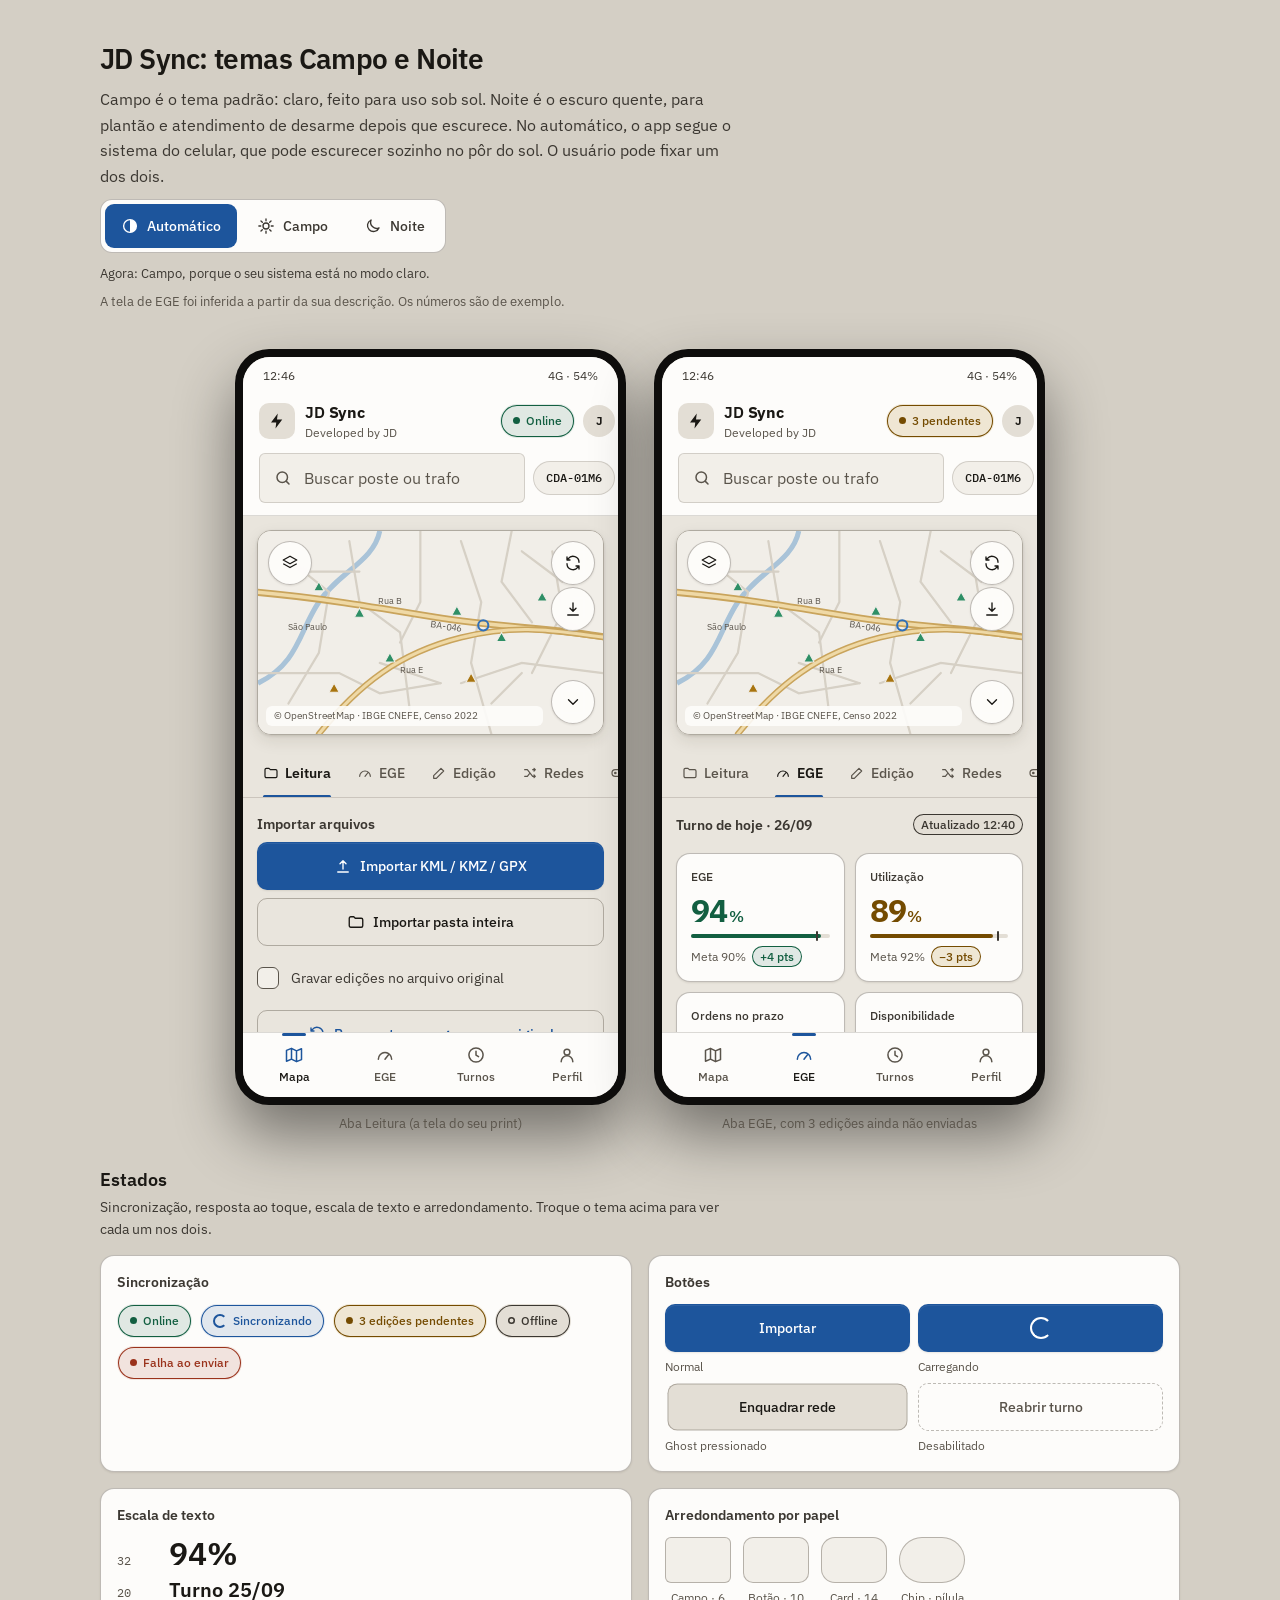
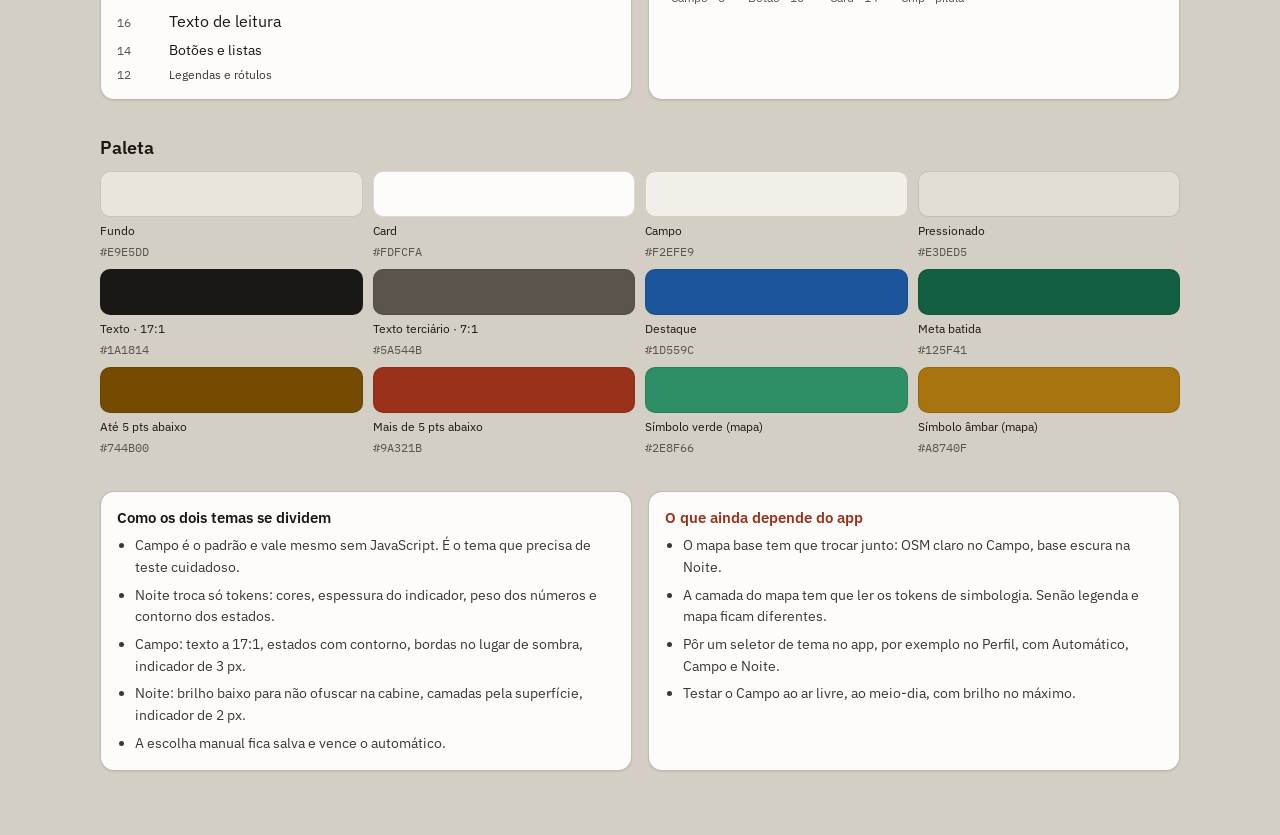
<file: soft-dark/preview.html>
<title>JD Sync Soft Dark</title>
<link rel="preconnect" href="https://fonts.googleapis.com">
<link rel="preconnect" href="https://fonts.gstatic.com" crossorigin>
<link rel="stylesheet" href="https://fonts.googleapis.com/css2?family=IBM+Plex+Mono:wght@400;500&family=IBM+Plex+Sans:wght@400;500;600;700&display=swap">
<style>
/* ==========================================================================
   JD Sync — temas "Campo" (padrão, claro) e "Noite" (escuro)
   Camada visual apenas. Os seletores de componente usam as classes da prévia
   (soft-dark/preview.html); para aplicar no app real, mapeie-os para as
   classes existentes ou troque apenas os tokens.

   Campo é o tema de referência: é o que vale sem nenhum atributo.
   Noite liga com data-sd-theme="noite" no <html> (ou em .sd-app).

   Modo automático recomendado — segue o sistema, que no Android pode
   escurecer no pôr do sol. A escolha manual do usuário tem prioridade:
     const mq = matchMedia('(prefers-color-scheme: dark)');
     function aplicarTema() {
       const escolha = localStorage.getItem('jd-tema') || 'auto'; // 'auto' | 'campo' | 'noite'
       const tema = escolha === 'auto' ? (mq.matches ? 'noite' : 'campo') : escolha;
       document.documentElement.dataset.sdTheme = tema;
     }
     mq.addEventListener('change', aplicarTema); aplicarTema();
   ========================================================================== */

/* ==========================================================================
   Campo — claro, para uso sob sol
   Sob luz direta o reflexo apaga sombras, tons sutis e cinzas médios.
   Então: texto ≥ 7:1, bordas visíveis no lugar de sombra, estados com
   contorno além da cor de fundo e indicadores mais grossos.
   ========================================================================== */
:root,
[data-sd-theme="campo"] {
  color-scheme: light;

  /* Superfícies */
  --sd-bg:          #e9e5dd;
  --sd-surface:     #fdfcfa;
  --sd-surface-2:   #f2efe9;
  --sd-surface-3:   #e3ded5;
  --sd-border:        rgba(45, 35, 20, 0.16);
  --sd-border-strong: rgba(45, 35, 20, 0.30);
  --sd-card-border:   var(--sd-border-strong);

  /* Texto */
  --sd-text:   #1a1814;  /* 17:1 no card */
  --sd-text-2: #3b3731;  /* 11:1 */
  --sd-text-3: #5a544b;  /* 7:1 */

  /* Destaque */
  --sd-accent:            #1d559c;
  --sd-accent-fill:       #1d559c;
  --sd-accent-fill-hover: #184a88;
  --sd-accent-soft:       rgba(29, 85, 156, 0.12);
  --sd-on-accent:         #ffffff;

  /* Status em três níveis — nenhum deles é a cor da marca */
  --sd-success:      #125f41;  /* meta batida */
  --sd-success-soft: rgba(18, 95, 65, 0.12);
  --sd-warning:      #744b00;  /* até 5 pts abaixo da meta */
  --sd-warning-soft: rgba(168, 116, 15, 0.16);
  --sd-danger:       #9a321b;  /* mais de 5 pts abaixo */
  --sd-danger-soft:  rgba(154, 50, 27, 0.12);
  --sd-state-outline: inset 0 0 0 1px currentColor;

  /* Camadas sobre o mapa */
  --sd-overlay:   rgba(253, 252, 250, 0.96);
  --sd-overlay-2: rgba(253, 252, 250, 0.9);

  /* Simbologia do mapa — é dado, não tema: a camada do mapa tem que ler
     estes mesmos tokens. Ajustados por tema só para manter 3:1 sobre a base. */
  --sd-sym-green: #2e8f66;
  --sd-sym-amber: #a8740f;
  --sd-sym-blue:  #2f6fb8;

  /* Espessuras */
  --sd-indicator: 3px;
  --sd-value-weight: 700;
  --sd-tab-active-weight: 600;

  /* Profundidade */
  --sd-shadow-1: 0 1px 2px rgba(45, 35, 20, 0.10);
  --sd-shadow-2: 0 1px 3px rgba(45, 35, 20, 0.14), 0 6px 16px rgba(45, 35, 20, 0.10);
  --sd-inner-hl: inset 0 0 0 0 transparent;

  /* Comuns aos dois temas */
  --sd-r-field: 6px;
  --sd-r-btn:   10px;
  --sd-r-card:  14px;
  --sd-r-pill:  999px;
  --sd-tap: 48px;           /* uso com luva ou em movimento */
  --sd-fs-xs: 12px;
  --sd-fs-sm: 14px;
  --sd-fs-md: 16px;
  --sd-fs-lg: 20px;
  --sd-fs-xl: 32px;
  --sd-ease: cubic-bezier(0.2, 0.7, 0.2, 1);
  --sd-font: "IBM Plex Sans", system-ui, -apple-system, "Segoe UI", Roboto, sans-serif;
  --sd-mono: "IBM Plex Mono", ui-monospace, "SFMono-Regular", Menlo, monospace;
}

/* ==========================================================================
   Noite — escuro quente, para plantão e atendimento noturno
   Brilho baixo para não ofuscar dentro da cabine. Profundidade vem da
   superfície clarear a cada nível; a sombra é só apoio.
   ========================================================================== */
[data-sd-theme="noite"] {
  color-scheme: dark;

  --sd-bg:          #1a1917;
  --sd-surface:     #2a2825;
  --sd-surface-2:   #33302c;
  --sd-surface-3:   #3d3a35;
  --sd-border:        rgba(255, 244, 228, 0.08);
  --sd-border-strong: rgba(255, 244, 228, 0.14);
  --sd-card-border:   var(--sd-border);

  --sd-text:   #e8e3da;
  --sd-text-2: #bdb6ab;
  --sd-text-3: #a39c91;  /* ≥ 4.5:1 até --sd-surface-2 */

  --sd-accent:            #8db1db;
  --sd-accent-fill:       #3d6496;
  --sd-accent-fill-hover: #46709f;
  --sd-accent-soft:       rgba(141, 177, 219, 0.14);
  --sd-on-accent:         #f4f1ec;

  --sd-success:      #56b28c;
  --sd-success-soft: rgba(86, 178, 140, 0.15);
  --sd-warning:      #d9ab55;
  --sd-warning-soft: rgba(217, 171, 85, 0.15);
  --sd-danger:       #e48369;
  --sd-danger-soft:  rgba(228, 131, 105, 0.15);
  --sd-state-outline: none;

  --sd-overlay:   rgba(42, 40, 37, 0.9);
  --sd-overlay-2: rgba(26, 25, 23, 0.78);

  --sd-sym-green: #56b28c;
  --sd-sym-amber: #d9ab55;
  --sd-sym-blue:  #8db1db;

  --sd-indicator: 2px;
  --sd-value-weight: 600;
  --sd-tab-active-weight: 500;

  --sd-shadow-1: 0 1px 2px rgba(0, 0, 0, 0.30);
  --sd-shadow-2: 0 2px 6px rgba(0, 0, 0, 0.28), 0 12px 28px rgba(0, 0, 0, 0.30);
  --sd-inner-hl: inset 0 1px 0 rgba(255, 244, 228, 0.05);
}

/* ---------- Base ---------- */
.sd-app {
  background: var(--sd-bg);
  color: var(--sd-text);
  font-family: var(--sd-font);
  font-size: var(--sd-fs-md);
  line-height: 1.45;
  -webkit-font-smoothing: antialiased;
  -webkit-tap-highlight-color: transparent;
}
.sd-app :focus-visible {
  outline: 2px solid var(--sd-accent);
  outline-offset: 2px;
}

/* ---------- Cabeçalho ---------- */
.sd-header {
  background: var(--sd-surface);
  border-bottom: 1px solid var(--sd-border);
  padding: 12px 16px;
  display: grid;
  gap: 12px;
}
.sd-header__row { display: flex; align-items: center; gap: 8px; }
.sd-brand { display: flex; align-items: center; gap: 10px; min-width: 0; }
.sd-brand__mark {
  width: 36px; height: 36px; border-radius: var(--sd-r-btn);
  display: grid; place-items: center;
  background: var(--sd-surface-3);
  color: var(--sd-text);
  box-shadow: var(--sd-inner-hl);
}
.sd-brand__name { font-weight: 600; font-size: var(--sd-fs-md); letter-spacing: -0.01em; }
.sd-brand > div { min-width: 0; }
.sd-brand__name, .sd-brand__by { white-space: nowrap; overflow: hidden; text-overflow: ellipsis; }
.sd-brand__by { font-size: var(--sd-fs-xs); color: var(--sd-text-3); }

.sd-chip {
  flex: none;
  display: inline-flex; align-items: center; gap: 6px;
  height: 32px; padding: 0 12px;
  border-radius: var(--sd-r-pill);
  background: var(--sd-surface-2);
  border: 1px solid var(--sd-border);
  color: var(--sd-text-2);
  font-size: var(--sd-fs-xs); font-weight: 500;
  white-space: nowrap;
}
.sd-chip--code { font-family: var(--sd-mono); color: var(--sd-text); }
.sd-avatar {
  flex: none;
  width: 32px; height: 32px; border-radius: 50%;
  display: grid; place-items: center;
  background: var(--sd-surface-3); color: var(--sd-text);
  font-size: var(--sd-fs-xs); font-weight: 600;
}

/* ---------- Estado de sincronização ---------- */
.sd-sync { border-color: transparent; box-shadow: var(--sd-state-outline); }
.sd-sync::before {
  content: ""; width: 7px; height: 7px; border-radius: 50%;
  background: currentColor; flex: none;
}
.sd-sync--online  { color: var(--sd-success); background: var(--sd-success-soft); }
.sd-sync--pending { color: var(--sd-warning); background: var(--sd-warning-soft); }
.sd-sync--offline { color: var(--sd-text-2);  background: var(--sd-surface-3); }
.sd-sync--offline::before { background: none; box-shadow: inset 0 0 0 1.5px currentColor; }
.sd-sync--syncing { color: var(--sd-accent);  background: var(--sd-accent-soft); }
.sd-sync--syncing::before {
  width: 10px; height: 10px; background: none;
  border: 2px solid currentColor; border-right-color: transparent;
  animation: sd-spin 0.9s linear infinite;
}
.sd-sync--error   { color: var(--sd-danger);  background: var(--sd-danger-soft); }

/* ---------- Busca ---------- */
.sd-search {
  display: flex; align-items: center; gap: 10px; min-width: 0;
  height: var(--sd-tap); padding: 0 14px;
  background: var(--sd-surface-2);
  border: 1px solid var(--sd-border);
  border-radius: var(--sd-r-field);
  box-shadow: var(--sd-inner-hl);
  color: var(--sd-text-3);
  transition: border-color .2s var(--sd-ease), background .2s var(--sd-ease);
}
.sd-search:focus-within { border-color: var(--sd-accent); }
.sd-search input {
  flex: 1; min-width: 0; border: 0; outline: 0; background: none;
  color: var(--sd-text); font: inherit; font-size: var(--sd-fs-md);
}
.sd-search input::placeholder { color: var(--sd-text-3); }

/* ---------- Mapa ---------- */
.sd-map {
  position: relative;
  border-radius: var(--sd-r-card);
  overflow: hidden;
  box-shadow: var(--sd-shadow-2);
  border: 1px solid var(--sd-card-border);
}
.sd-map__fab {
  position: absolute; right: 8px;
  width: 44px; height: 44px; border-radius: 50%;
  display: grid; place-items: center;
  background: var(--sd-overlay);
  backdrop-filter: blur(6px);
  border: 1px solid var(--sd-border-strong);
  color: var(--sd-text);
  box-shadow: var(--sd-shadow-1);
  cursor: pointer;
  transition: transform .12s var(--sd-ease), background .12s var(--sd-ease);
}
.sd-map__fab:active { transform: scale(.94); background: var(--sd-surface-3); }
.sd-map__attr {
  position: absolute; left: 8px; bottom: 8px; right: 60px;
  font-size: 10px; color: var(--sd-text-3);
  background: var(--sd-overlay-2);
  padding: 3px 8px; border-radius: var(--sd-r-field);
}

/* ---------- Abas ---------- */
.sd-tabs {
  display: flex; gap: 2px;
  overflow-x: auto; scrollbar-width: none;
  background: var(--sd-bg);
  border-bottom: 1px solid var(--sd-border);
  padding: 0 8px;
}
.sd-tab {
  position: relative; flex: none;
  display: inline-flex; align-items: center; gap: 6px;
  height: var(--sd-tap); padding: 0 12px;
  border: 0; background: none;
  color: var(--sd-text-3); font: inherit; font-size: var(--sd-fs-sm); font-weight: 500;
  cursor: pointer;
  transition: color .2s var(--sd-ease);
}
.sd-tab:hover { color: var(--sd-text-2); }
.sd-tab[aria-selected="true"] { color: var(--sd-text); font-weight: var(--sd-tab-active-weight); }
.sd-tab[aria-selected="true"]::after {
  content: ""; position: absolute; left: 12px; right: 12px; bottom: -1px;
  height: var(--sd-indicator); border-radius: 2px;
  background: var(--sd-accent);
}

/* ---------- Seções e cards ---------- */
.sd-section { display: grid; gap: 8px; }
.sd-section__title {
  font-size: var(--sd-fs-sm); font-weight: 600; color: var(--sd-text-2);
  margin: 0;
}
.sd-card {
  background: var(--sd-surface);
  border: 1px solid var(--sd-card-border);
  border-radius: var(--sd-r-card);
  box-shadow: var(--sd-shadow-1), var(--sd-inner-hl);
  padding: 16px;
}

/* ---------- Botões ---------- */
.sd-btn {
  position: relative;
  display: inline-flex; align-items: center; justify-content: center; gap: 8px;
  width: 100%; min-height: var(--sd-tap); padding: 0 16px;
  border-radius: var(--sd-r-btn);
  font: inherit; font-size: var(--sd-fs-sm); font-weight: 500;
  cursor: pointer;
  transition: background .18s var(--sd-ease), border-color .18s var(--sd-ease),
              color .18s var(--sd-ease), transform .12s var(--sd-ease);
}
.sd-btn:active:not([disabled]) { transform: scale(.98); }
.sd-btn--primary {
  background: var(--sd-accent-fill); color: var(--sd-on-accent);
  border: 1px solid transparent;
  box-shadow: var(--sd-shadow-1), inset 0 1px 0 rgba(255, 255, 255, 0.08);
}
.sd-btn--primary:hover { background: var(--sd-accent-fill-hover); }
.sd-btn--ghost {
  background: transparent; color: var(--sd-text);
  border: 1px solid var(--sd-border-strong);
}
.sd-btn--ghost:hover { background: var(--sd-surface-2); }
.sd-btn--ghost:active:not([disabled]) { background: var(--sd-surface-3); }
.sd-btn--ghost-accent { color: var(--sd-accent); }
.sd-btn[disabled] {
  cursor: not-allowed;
  background: transparent; color: var(--sd-text-3);
  border: 1px dashed var(--sd-border-strong); box-shadow: none;
}
.sd-btn.is-loading { color: transparent; pointer-events: none; }
.sd-btn.is-loading::after {
  content: ""; position: absolute; width: 18px; height: 18px; border-radius: 50%;
  border: 2px solid var(--sd-on-accent); border-right-color: transparent;
  animation: sd-spin 0.9s linear infinite;
}
.sd-btn.is-loading > * { visibility: hidden; }

.sd-check {
  display: flex; align-items: center; gap: 12px;
  min-height: var(--sd-tap);
  color: var(--sd-text-2); font-size: var(--sd-fs-sm);
  cursor: pointer;
}
.sd-check input {
  appearance: none; flex: none; margin: 0;
  width: 22px; height: 22px; border-radius: var(--sd-r-field);
  border: 1.5px solid var(--sd-text-3); background: var(--sd-surface-2);
  display: grid; place-items: center;
  transition: background .15s var(--sd-ease), border-color .15s var(--sd-ease);
}
.sd-check input::after {
  content: ""; width: 10px; height: 6px; margin-top: -2px;
  border: solid var(--sd-on-accent); border-width: 0 0 2px 2px;
  transform: rotate(-45deg) scale(0); transition: transform .15s var(--sd-ease);
}
.sd-check input:checked { background: var(--sd-accent-fill); border-color: var(--sd-accent-fill); }
.sd-check input:checked::after { transform: rotate(-45deg) scale(1); }

/* ---------- Botão compacto (ícone + rótulo) ---------- */
.sd-icon-btn {
  min-width: 44px; height: 44px; padding: 0 12px;
  display: inline-flex; align-items: center; justify-content: center; gap: 6px;
  border-radius: var(--sd-r-btn);
  border: 1px solid var(--sd-border-strong); background: none;
  color: var(--sd-text-2); font: inherit; font-size: var(--sd-fs-xs);
  cursor: pointer;
  transition: background .15s var(--sd-ease), transform .12s var(--sd-ease);
}
.sd-icon-btn:hover { background: var(--sd-surface-2); }
.sd-icon-btn:active { transform: scale(.96); background: var(--sd-surface-3); }

/* ---------- Simbologia ---------- */
.sd-legend { display: grid; }
.sd-legend__row {
  display: grid; grid-template-columns: 22px 1fr auto 44px; align-items: center; gap: 10px;
  min-height: var(--sd-tap); padding: 0 0 0 10px; border-radius: var(--sd-r-btn);
  font-size: var(--sd-fs-sm); color: var(--sd-text);
  cursor: pointer;
}
.sd-legend__row + .sd-legend__row { border-top: 1px solid var(--sd-border); }
.sd-legend__row:hover { background: var(--sd-surface-2); }
.sd-legend__row.is-active { background: var(--sd-accent-soft); border-color: transparent; }
.sd-legend__row.is-active + .sd-legend__row { border-color: transparent; }
.sd-legend__row.is-hidden { color: var(--sd-text-3); }
.sd-legend__row.is-hidden svg:first-child { opacity: .35; }
.sd-legend__count {
  font-family: var(--sd-mono); font-size: var(--sd-fs-xs); color: var(--sd-text-3);
  font-variant-numeric: tabular-nums; text-align: right;
}
.sd-legend__eye { color: var(--sd-text-3); display: grid; place-items: center; height: var(--sd-tap); }

/* ---------- Métricas ---------- */
.sd-metrics { display: grid; grid-template-columns: 1fr 1fr; gap: 10px; }
.sd-metric { display: grid; gap: 8px; padding: 14px; }
.sd-metric__label { font-size: var(--sd-fs-xs); font-weight: 500; color: var(--sd-text-2); }
.sd-metric__value {
  font-size: var(--sd-fs-xl); font-weight: var(--sd-value-weight); line-height: 1; letter-spacing: -0.02em;
  font-variant-numeric: tabular-nums;
}
.sd-metric__value small { font-size: var(--sd-fs-md); font-weight: 500; margin-left: 1px; }
.sd-metric__meta { display: flex; align-items: center; gap: 6px; flex-wrap: wrap; font-size: var(--sd-fs-xs); color: var(--sd-text-3); }
.sd-bar { position: relative; height: 4px; border-radius: 4px; background: var(--sd-surface-3); }
.sd-bar > i { position: absolute; inset: 0 auto 0 0; border-radius: inherit; }
.sd-bar > b { position: absolute; top: -3px; width: 2px; height: 10px; border-radius: 1px; background: var(--sd-text-2); }
.sd-metric--ok   .sd-metric__value { color: var(--sd-success); }
.sd-metric--warn .sd-metric__value { color: var(--sd-warning); }
.sd-metric--bad  .sd-metric__value { color: var(--sd-danger); }
.sd-metric--ok   .sd-bar > i { background: var(--sd-success); }
.sd-metric--warn .sd-bar > i { background: var(--sd-warning); }
.sd-metric--bad  .sd-bar > i { background: var(--sd-danger); }

.sd-pill {
  display: inline-flex; align-items: center; gap: 5px;
  padding: 2px 8px; border-radius: var(--sd-r-pill);
  font-size: var(--sd-fs-xs); font-weight: 500;
  font-variant-numeric: tabular-nums;
  box-shadow: var(--sd-state-outline);
}
.sd-pill--ok      { color: var(--sd-success); background: var(--sd-success-soft); }
.sd-pill--warn    { color: var(--sd-warning); background: var(--sd-warning-soft); }
.sd-pill--bad     { color: var(--sd-danger);  background: var(--sd-danger-soft); }
.sd-pill--neutral { color: var(--sd-text-2);  background: var(--sd-surface-3); }

/* ---------- Navegação inferior ---------- */
.sd-bottomnav {
  display: grid; grid-template-columns: repeat(4, 1fr);
  background: var(--sd-surface);
  border-top: 1px solid var(--sd-border);
  padding: 4px 6px calc(4px + env(safe-area-inset-bottom, 0px));
}
.sd-bottomnav__item {
  display: grid; justify-items: center; align-content: center; gap: 3px;
  min-height: 56px; border: 0; background: none; border-radius: var(--sd-r-btn);
  color: var(--sd-text-3); font: inherit; font-size: var(--sd-fs-xs); font-weight: 500;
  cursor: pointer; position: relative;
  transition: color .15s var(--sd-ease), background .15s var(--sd-ease);
}
.sd-bottomnav__item:active { background: var(--sd-surface-2); }
.sd-bottomnav__item[aria-current="page"] { color: var(--sd-text); }
.sd-bottomnav__item[aria-current="page"]::before {
  content: ""; position: absolute; top: -4px; width: 24px; height: var(--sd-indicator);
  border-radius: 2px; background: var(--sd-accent);
}
.sd-bottomnav__item[aria-current="page"] svg { color: var(--sd-accent); }

@keyframes sd-spin { to { transform: rotate(360deg); } }

@media (prefers-reduced-motion: reduce) {
  .sd-app *, .sd-app *::before, .sd-app *::after { transition: none !important; animation: none !important; }
}

/* ---------- Página de apresentação (não faz parte do tema) ---------- */
:root {
  --pg-bg: #d4cfc5;
  --bm-bg: #f1eee8; --bm-water: #a9c3d8; --bm-street: #d6d0c5;
  --bm-road-o: #c9a45c; --bm-road: #efd9a6; --bm-label: #5a544b;
}
[data-sd-theme="noite"] {
  --pg-bg: #131210;
  --bm-bg: #262421; --bm-water: #2f3a44; --bm-street: #3a3733;
  --bm-road-o: #6b5a3e; --bm-road: #8c7550; --bm-label: #8a847a;
}
html, body { background: var(--pg-bg); transition: background .25s; }
.switch { display: inline-flex; padding: 4px; gap: 4px; border-radius: 12px; background: var(--sd-surface); border: 1px solid var(--sd-border-strong); justify-self: start; }
.switch button { min-height: 44px; padding: 0 16px; border: 0; border-radius: 9px; background: none; color: var(--sd-text-2); font: inherit; font-size: 14px; font-weight: 500; display: inline-flex; align-items: center; gap: 8px; cursor: pointer; }
.switch button[aria-pressed="true"] { background: var(--sd-accent-fill); color: var(--sd-on-accent); }
[data-sd-theme="noite"] .pal-campo, :root:not([data-sd-theme="noite"]) .pal-dark { display: none; }
.switch-row { display: flex; flex-wrap: wrap; align-items: center; gap: 12px; }
.resolved { font-size: 13px; color: var(--sd-text-2); }
body { color: var(--sd-text); font-family: var(--sd-font); padding-inline: 16px; }
.page { max-width: 1080px; margin: 0 auto; padding-block: 32px 56px; display: grid; gap: 36px; }
.intro { display: grid; gap: 10px; max-width: 640px; }
.intro h1 { margin: 0; font-size: 28px; font-weight: 600; letter-spacing: -0.02em; text-wrap: balance; }
.intro p { margin: 0; color: var(--sd-text-2); line-height: 1.6; }
.intro .note { font-size: 13px; color: var(--sd-text-3); }

.phones { display: flex; flex-wrap: wrap; gap: 28px; justify-content: center; align-items: flex-start; }
.phone-wrap { display: grid; gap: 10px; justify-items: center; }
.phone-cap { font-size: 13px; color: var(--sd-text-3); }
.phone {
  width: 375px; max-width: 100%;
  height: 740px;
  border-radius: 34px;
  padding: 8px;
  background: #0e0d0c;
  box-shadow: 0 30px 60px rgba(0,0,0,.45), 0 0 0 1px rgba(255,244,228,.06);
}
.screen {
  height: 100%; border-radius: 27px; overflow: hidden;
  display: flex; flex-direction: column;
}
.statusbar { display: flex; justify-content: space-between; padding: 10px 20px 4px; font-size: 12px; color: var(--sd-text-2); background: var(--sd-surface); font-variant-numeric: tabular-nums; }
.scroll { flex: 1; overflow-y: auto; scrollbar-width: thin; scrollbar-color: var(--sd-surface-3) transparent; }
.pad { padding: 14px; display: grid; gap: 14px; }
.panel { display: grid; gap: 18px; padding: 16px 14px 20px; }
.panel[hidden] { display: none !important; }
.row-between { display: flex; align-items: center; justify-content: space-between; gap: 8px; }
.states { display: grid; grid-template-columns: repeat(auto-fit, minmax(max(280px, calc(50% - 8px)), 1fr)); gap: 16px; }
.states .sd-card { display: grid; gap: 12px; align-content: start; }
.states h3 { margin: 0; font-size: 14px; font-weight: 600; color: var(--sd-text-2); }
.chips { display: flex; flex-wrap: wrap; gap: 8px; }
.btn-demo { display: grid; grid-template-columns: 1fr 1fr; gap: 8px; }
.btn-demo figure { margin: 0; display: grid; gap: 6px; }
.btn-demo figcaption { font-size: 12px; color: var(--sd-text-3); }
.sd-btn.is-pressed { transform: scale(.98); background: var(--sd-surface-3); }
.scale { display: grid; gap: 6px; }
.scale div { display: flex; align-items: baseline; gap: 12px; }
.scale span { font-family: var(--sd-mono); font-size: 12px; color: var(--sd-text-3); width: 40px; flex: none; }
.radii { display: flex; flex-wrap: wrap; gap: 12px; }
.radii div { display: grid; gap: 6px; justify-items: center; font-size: 12px; color: var(--sd-text-3); }
.radii i { width: 64px; height: 44px; background: var(--sd-surface-2); border: 1px solid var(--sd-border-strong); display: block; }
.sub { margin: -6px 0 14px; font-size: 14px; color: var(--sd-text-2); max-width: 640px; line-height: 1.55; }
.shift { display: grid; gap: 12px; }
.shift__head { display: grid; gap: 4px; }
.shift__title { font-weight: 600; font-size: 15px; }
.shift__sub { font-size: 12px; color: var(--sd-text-3); font-variant-numeric: tabular-nums; }
.kv { display: grid; grid-template-columns: 1fr auto; gap: 6px 12px; font-size: 13px; }
.kv dt { color: var(--sd-text-3); }
.kv dd { margin: 0; text-align: right; font-variant-numeric: tabular-nums; }
.spacer { flex: 1; }

.notes { display: grid; grid-template-columns: repeat(auto-fit, minmax(260px, 1fr)); gap: 16px; }
.notes .sd-card { display: grid; gap: 8px; align-content: start; }
.notes h2 { margin: 0; font-size: 15px; font-weight: 600; }
.notes p, .notes li { margin: 0; font-size: 14px; color: var(--sd-text-2); line-height: 1.55; }
.notes ul { margin: 0; padding-left: 18px; display: grid; gap: 6px; }
.notes .crit h2 { color: var(--sd-danger); }

.swatches { display: grid; grid-template-columns: repeat(4, 1fr); gap: 10px; }
.sw { display: grid; gap: 6px; font-size: 12px; }
.sw i { height: 44px; border-radius: 10px; border: 1px solid var(--sd-border); display: block; }
.sw span { color: var(--sd-text-3); font-family: var(--sd-mono); }
@media (max-width: 560px) { .swatches { grid-template-columns: repeat(2, 1fr); } }
.h2 { margin: 0 0 12px; font-size: 18px; font-weight: 600; }
</style>

<svg width="0" height="0" style="position:absolute" aria-hidden="true">
  <defs>
    <symbol id="i-bolt" viewBox="0 0 24 24"><path d="M13 2 4 14h7l-1 8 9-12h-7z" fill="currentColor"/></symbol>
    <symbol id="i-search" viewBox="0 0 24 24"><circle cx="11" cy="11" r="7" fill="none" stroke="currentColor" stroke-width="2"/><path d="m20 20-3.5-3.5" stroke="currentColor" stroke-width="2" stroke-linecap="round"/></symbol>
    <symbol id="i-refresh" viewBox="0 0 24 24"><path d="M20 11a8 8 0 0 0-14.3-4.9L4 8M4 4v4h4M4 13a8 8 0 0 0 14.3 4.9L20 16m0 4v-4h-4" fill="none" stroke="currentColor" stroke-width="1.8" stroke-linecap="round" stroke-linejoin="round"/></symbol>
    <symbol id="i-download" viewBox="0 0 24 24"><path d="M12 4v11m0 0 4-4m-4 4-4-4M5 20h14" fill="none" stroke="currentColor" stroke-width="1.8" stroke-linecap="round" stroke-linejoin="round"/></symbol>
    <symbol id="i-upload" viewBox="0 0 24 24"><path d="M12 16V5m0 0 4 4m-4-4-4 4M5 20h14" fill="none" stroke="currentColor" stroke-width="1.8" stroke-linecap="round" stroke-linejoin="round"/></symbol>
    <symbol id="i-chev" viewBox="0 0 24 24"><path d="m6 9 6 6 6-6" fill="none" stroke="currentColor" stroke-width="1.8" stroke-linecap="round" stroke-linejoin="round"/></symbol>
    <symbol id="i-layers" viewBox="0 0 24 24"><path d="m12 3 9 5-9 5-9-5zM3 13l9 5 9-5" fill="none" stroke="currentColor" stroke-width="1.8" stroke-linejoin="round"/></symbol>
    <symbol id="i-folder" viewBox="0 0 24 24"><path d="M3 7a2 2 0 0 1 2-2h4l2 2h8a2 2 0 0 1 2 2v8a2 2 0 0 1-2 2H5a2 2 0 0 1-2-2z" fill="none" stroke="currentColor" stroke-width="1.8" stroke-linejoin="round"/></symbol>
    <symbol id="i-pen" viewBox="0 0 24 24"><path d="M4 20h4L19 9l-4-4L4 16z" fill="none" stroke="currentColor" stroke-width="1.8" stroke-linejoin="round"/></symbol>
    <symbol id="i-net" viewBox="0 0 24 24"><path d="M4 7h4l8 10h4M4 17h4l3-3.8M16 7h4m0 0-2-2m2 2-2 2m2 8-2-2m2 2-2 2" fill="none" stroke="currentColor" stroke-width="1.8" stroke-linecap="round" stroke-linejoin="round"/></symbol>
    <symbol id="i-toggle" viewBox="0 0 24 24"><rect x="3" y="7" width="18" height="10" rx="5" fill="none" stroke="currentColor" stroke-width="1.8"/><circle cx="8" cy="12" r="2" fill="currentColor"/></symbol>
    <symbol id="i-alert" viewBox="0 0 24 24"><path d="M12 4 2.5 20h19zM12 10v4m0 3v.01" fill="none" stroke="currentColor" stroke-width="1.8" stroke-linecap="round" stroke-linejoin="round"/></symbol>
    <symbol id="i-gauge" viewBox="0 0 24 24"><path d="M4 17a8 8 0 1 1 16 0M12 17l4-5" fill="none" stroke="currentColor" stroke-width="1.8" stroke-linecap="round"/></symbol>
    <symbol id="i-expand" viewBox="0 0 24 24"><path d="M14 4h6v6M10 20H4v-6M20 4l-6 6M4 20l6-6" fill="none" stroke="currentColor" stroke-width="1.8" stroke-linecap="round" stroke-linejoin="round"/></symbol>
    <symbol id="i-eye" viewBox="0 0 24 24"><path d="M2 12s3.5-6 10-6 10 6 10 6-3.5 6-10 6S2 12 2 12z" fill="none" stroke="currentColor" stroke-width="1.8"/><circle cx="12" cy="12" r="2.5" fill="none" stroke="currentColor" stroke-width="1.8"/></symbol>
    <symbol id="i-eyeoff" viewBox="0 0 24 24"><path d="M3 3l18 18M10.6 6.1A10 10 0 0 1 12 6c6.5 0 10 6 10 6a17 17 0 0 1-3 3.6M6.6 6.6C3.8 8.3 2 12 2 12s3.5 6 10 6a9.6 9.6 0 0 0 4.5-1.1" fill="none" stroke="currentColor" stroke-width="1.8" stroke-linecap="round"/></symbol>
    <symbol id="i-map" viewBox="0 0 24 24"><path d="m9 4-6 2.5v13L9 17l6 3 6-2.5v-13L15 7zM9 4v13M15 7v13" fill="none" stroke="currentColor" stroke-width="1.8" stroke-linejoin="round"/></symbol>
    <symbol id="i-clock" viewBox="0 0 24 24"><circle cx="12" cy="12" r="8.5" fill="none" stroke="currentColor" stroke-width="1.8"/><path d="M12 7.5V12l3 2" fill="none" stroke="currentColor" stroke-width="1.8" stroke-linecap="round"/></symbol>
    <symbol id="i-user" viewBox="0 0 24 24"><circle cx="12" cy="8.5" r="3.5" fill="none" stroke="currentColor" stroke-width="1.8"/><path d="M5 20a7 7 0 0 1 14 0" fill="none" stroke="currentColor" stroke-width="1.8" stroke-linecap="round"/></symbol>
    <symbol id="i-reopen" viewBox="0 0 24 24"><path d="M4 12a8 8 0 1 0 2.3-5.7L4 8.5M4 4v4.5h4.5" fill="none" stroke="currentColor" stroke-width="1.8" stroke-linecap="round" stroke-linejoin="round"/></symbol>

    <symbol id="i-sun" viewBox="0 0 24 24"><circle cx="12" cy="12" r="4" fill="none" stroke="currentColor" stroke-width="1.8"/><path d="M12 2.5v2.5M12 19v2.5M2.5 12H5M19 12h2.5M5.3 5.3l1.8 1.8M16.9 16.9l1.8 1.8M5.3 18.7l1.8-1.8M16.9 7.1l1.8-1.8" stroke="currentColor" stroke-width="1.8" stroke-linecap="round"/></symbol>
    <symbol id="i-auto" viewBox="0 0 24 24"><circle cx="12" cy="12" r="8.5" fill="none" stroke="currentColor" stroke-width="1.8"/><path d="M12 3.5a8.5 8.5 0 0 1 0 17z" fill="currentColor"/></symbol>
    <symbol id="i-moon" viewBox="0 0 24 24"><path d="M20 14.5A8 8 0 0 1 9.5 4a8 8 0 1 0 10.5 10.5z" fill="none" stroke="currentColor" stroke-width="1.8" stroke-linejoin="round"/></symbol>
    <symbol id="basemap" viewBox="0 0 340 200">
      <rect width="340" height="200" style="fill:var(--bm-bg)"/>
      <path d="M120 0c-6 30-40 40-60 70s-20 60-60 80" style="stroke:var(--bm-water)" stroke-width="5" fill="none"/>
      <g style="stroke:var(--bm-street)" stroke-width="2.2" fill="none" stroke-linecap="round">
        <path d="M20 20 70 60 60 120 30 170"/><path d="M90 10l10 60 40 30 10 80"/><path d="M160 0v70l-20 40"/>
        <path d="M200 10l20 60-10 60 20 70"/><path d="M250 0l-10 50 30 40"/><path d="M290 20l10 60-30 60"/>
        <path d="M0 140h80l40 20 60-10"/><path d="M200 150l60-20 80 10"/><path d="M40 40h60M120 130l60 20"/>
        <path d="M260 20l40 30M230 170l30-30"/>
      </g>
      <path d="M-5 60c60 5 120 15 180 25s110 10 170 20" style="stroke:var(--bm-road-o)" stroke-width="7" fill="none" stroke-linecap="round"/>
      <path d="M-5 60c60 5 120 15 180 25s110 10 170 20" style="stroke:var(--bm-road)" stroke-width="3.5" fill="none" stroke-linecap="round"/>
      <path d="M60 200c40-50 80-80 140-95s100-5 145 0" style="stroke:var(--bm-road-o)" stroke-width="6" fill="none" stroke-linecap="round"/>
      <path d="M60 200c40-50 80-80 140-95s100-5 145 0" style="stroke:var(--bm-road)" stroke-width="3" fill="none" stroke-linecap="round"/>
      <g style="fill:var(--bm-label)" font-family="IBM Plex Sans, sans-serif" font-size="9">
        <text x="30" y="98">São Paulo</text><text x="118" y="72">Rua B</text><text x="170" y="95" transform="rotate(8 170 95)">BA-046</text><text x="140" y="140">Rua E</text>
      </g>
      <g style="fill:var(--sd-sym-green);stroke:var(--bm-bg)" stroke-width="1">
        <path d="M100 76l5 9h-10z"/><path d="M196 74l5 9h-10z"/><path d="M240 100l5 9h-10z"/><path d="M130 120l5 9h-10z"/><path d="M60 50l5 9h-10z"/><path d="M280 60l5 9h-10z"/>
      </g>
      <g style="fill:var(--sd-sym-amber);stroke:var(--bm-bg)" stroke-width="1"><path d="M210 140l5 9h-10z"/><path d="M75 150l5 9h-10z"/></g>
      <circle cx="222" cy="93" r="5" fill="none" style="stroke:var(--sd-sym-blue)" stroke-width="2"/>
    </symbol>
  </defs>
</svg>

<main class="page">
  <header class="intro">
    <h1>JD Sync: temas Campo e Noite</h1>
    <p>Campo é o tema padrão: claro, feito para uso sob sol. Noite é o escuro quente, para plantão e atendimento de desarme depois que escurece. No automático, o app segue o sistema do celular, que pode escurecer sozinho no pôr do sol. O usuário pode fixar um dos dois.</p>
    <div class="switch-row">
      <div class="switch" role="group" aria-label="Tema">
        <button type="button" data-set="auto"><svg width="18" height="18"><use href="#i-auto"/></svg>Automático</button>
        <button type="button" data-set="campo"><svg width="18" height="18"><use href="#i-sun"/></svg>Campo</button>
        <button type="button" data-set="noite"><svg width="18" height="18"><use href="#i-moon"/></svg>Noite</button>
      </div>
      <span class="resolved" id="resolved"></span>
    </div>
    <p class="note">A tela de EGE foi inferida a partir da sua descrição. Os números são de exemplo.</p>
  </header>

  <section class="phones">
    <!-- Celular 1 e 2 são gerados a partir do mesmo template -->
    <template id="phone-tpl">
      <div class="phone-wrap">
        <div class="phone">
          <div class="screen sd-app">
            <div class="statusbar"><span>12:46</span><span>4G · 54%</span></div>
            <header class="sd-header">
              <div class="sd-header__row">
                <div class="sd-brand">
                  <span class="sd-brand__mark"><svg width="18" height="18"><use href="#i-bolt"/></svg></span>
                  <div>
                    <div class="sd-brand__name">JD <b>Sync</b></div>
                    <div class="sd-brand__by">Developed by JD</div>
                  </div>
                </div>
                <span class="spacer"></span>
                <span class="sd-chip sd-sync" data-sync></span>
                <span class="sd-avatar">J</span>
              </div>
              <div class="sd-header__row">
                <label class="sd-search" style="flex:1">
                  <svg width="18" height="18"><use href="#i-search"/></svg>
                  <input type="search" placeholder="Buscar poste ou trafo" aria-label="Busca">
                </label>
                <span class="sd-chip sd-chip--code">CDA-01M6</span>
              </div>
            </header>

            <div class="scroll">
              <div class="pad">
                <div class="sd-map">
                  <svg viewBox="0 0 340 200" style="display:block;width:100%;height:auto"><use href="#basemap"/></svg>
                  <button class="sd-map__fab" style="top:10px" aria-label="Atualizar"><svg width="18" height="18"><use href="#i-refresh"/></svg></button>
                  <button class="sd-map__fab" style="top:56px" aria-label="Baixar"><svg width="18" height="18"><use href="#i-download"/></svg></button>
                  <button class="sd-map__fab" style="left:10px;top:10px" aria-label="Camadas"><svg width="18" height="18"><use href="#i-layers"/></svg></button>
                  <button class="sd-map__fab" style="bottom:10px" aria-label="Recolher mapa"><svg width="18" height="18"><use href="#i-chev"/></svg></button>
                  <div class="sd-map__attr">© OpenStreetMap · IBGE CNEFE, Censo 2022</div>
                </div>
              </div>

              <nav class="sd-tabs" role="tablist">
                <button class="sd-tab" role="tab" data-tab="leitura"><svg width="16" height="16"><use href="#i-folder"/></svg>Leitura</button>
                <button class="sd-tab" role="tab" data-tab="ege"><svg width="16" height="16"><use href="#i-gauge"/></svg>EGE</button>
                <button class="sd-tab" role="tab" data-tab="x"><svg width="16" height="16"><use href="#i-pen"/></svg>Edição</button>
                <button class="sd-tab" role="tab" data-tab="x"><svg width="16" height="16"><use href="#i-net"/></svg>Redes</button>
                <button class="sd-tab" role="tab" data-tab="x"><svg width="16" height="16"><use href="#i-toggle"/></svg>Manobras</button>
                <button class="sd-tab" role="tab" data-tab="x"><svg width="16" height="16"><use href="#i-alert"/></svg>Desarmes</button>
              </nav>

              <!-- Leitura -->
              <section class="panel" data-panel="leitura">
                <div class="sd-section">
                  <h3 class="sd-section__title">Importar arquivos</h3>
                  <button class="sd-btn sd-btn--primary"><svg width="18" height="18"><use href="#i-upload"/></svg>Importar KML / KMZ / GPX</button>
                  <button class="sd-btn sd-btn--ghost"><svg width="18" height="18"><use href="#i-folder"/></svg>Importar pasta inteira</button>
                  <label class="sd-check"><input type="checkbox">Gravar edições no arquivo original</label>
                  <button class="sd-btn sd-btn--ghost sd-btn--ghost-accent"><svg width="18" height="18"><use href="#i-refresh"/></svg>Reconectar para gravar no original</button>
                  <button class="sd-btn sd-btn--ghost"><svg width="18" height="18"><use href="#i-expand"/></svg>Enquadrar rede</button>
                </div>

                <div class="sd-section">
                  <div class="row-between">
                    <h3 class="sd-section__title">Simbologia</h3>
                    <div style="display:flex;gap:6px">
                      <button class="sd-icon-btn"><svg width="16" height="16"><use href="#i-eye"/></svg>Todos</button>
                      <button class="sd-icon-btn" aria-label="Ocultar todos"><svg width="16" height="16"><use href="#i-eyeoff"/></svg></button>
                    </div>
                  </div>
                  <div class="sd-legend">
                    <div class="sd-legend__row is-active"><svg width="18" height="16" viewBox="0 0 18 16"><path d="M9 1l8 14H1z" style="fill:var(--sd-sym-green)"/><path d="M9 6l3.5 6h-7z" style="fill:var(--sd-surface)"/></svg>Transformador CIA<span class="sd-legend__count">2015</span><span class="sd-legend__eye"><svg width="16" height="16"><use href="#i-eye"/></svg></span></div>
                    <div class="sd-legend__row"><svg width="18" height="16" viewBox="0 0 18 16"><path d="M9 1l8 14H1z" style="fill:var(--sd-sym-green)"/></svg>Transformador particular<span class="sd-legend__count">213</span><span class="sd-legend__eye"><svg width="16" height="16"><use href="#i-eye"/></svg></span></div>
                    <div class="sd-legend__row"><svg width="18" height="16" viewBox="0 0 18 16"><path d="M9 1l8 14H1z" style="fill:var(--sd-sym-amber)"/></svg>Transformador exclusivo<span class="sd-legend__count">104</span><span class="sd-legend__eye"><svg width="16" height="16"><use href="#i-eye"/></svg></span></div>
                    <div class="sd-legend__row is-hidden"><svg width="18" height="16" viewBox="0 0 18 16"><circle cx="9" cy="8" r="5" fill="none" style="stroke:var(--sd-sym-blue)" stroke-width="2"/></svg>Chave fusível<span class="sd-legend__count">486</span><span class="sd-legend__eye"><svg width="16" height="16"><use href="#i-eyeoff"/></svg></span></div>
                  </div>
                </div>
              </section>

              <!-- EGE -->
              <section class="panel" data-panel="ege">
                <div class="row-between">
                  <h3 class="sd-section__title">Turno de hoje · 26/09</h3>
                  <span class="sd-pill sd-pill--neutral">Atualizado 12:40</span>
                </div>
                <div class="sd-metrics">
                  <article class="sd-card sd-metric sd-metric--ok">
                    <span class="sd-metric__label">EGE</span>
                    <span class="sd-metric__value">94<small>%</small></span>
                    <div class="sd-bar"><i style="width:94%"></i><b style="left:90%"></b></div>
                    <span class="sd-metric__meta">Meta 90% <span class="sd-pill sd-pill--ok">+4 pts</span></span>
                  </article>
                  <article class="sd-card sd-metric sd-metric--warn">
                    <span class="sd-metric__label">Utilização</span>
                    <span class="sd-metric__value">89<small>%</small></span>
                    <div class="sd-bar"><i style="width:89%"></i><b style="left:92%"></b></div>
                    <span class="sd-metric__meta">Meta 92% <span class="sd-pill sd-pill--warn">−3 pts</span></span>
                  </article>
                  <article class="sd-card sd-metric sd-metric--bad">
                    <span class="sd-metric__label">Ordens no prazo</span>
                    <span class="sd-metric__value">81<small>%</small></span>
                    <div class="sd-bar"><i style="width:81%"></i><b style="left:90%"></b></div>
                    <span class="sd-metric__meta">Meta 90% <span class="sd-pill sd-pill--bad">−9 pts</span></span>
                  </article>
                  <article class="sd-card sd-metric sd-metric--ok">
                    <span class="sd-metric__label">Disponibilidade</span>
                    <span class="sd-metric__value">97<small>%</small></span>
                    <div class="sd-bar"><i style="width:97%"></i><b style="left:95%"></b></div>
                    <span class="sd-metric__meta">Meta 95% <span class="sd-pill sd-pill--ok">+2 pts</span></span>
                  </article>
                  </div>

                <article class="sd-card shift">
                  <div class="shift__head">
                    <div class="row-between"><span class="shift__title">Turno 25/09</span><span class="sd-pill sd-pill--neutral">Encerrado</span></div>
                    <span class="shift__sub">07:00 – 15:12 · Equipe CDA-01M6</span>
                  </div>
                  <dl class="kv">
                    <dt>Ordens executadas</dt><dd>14 de 15</dd>
                    <dt>Tempo produtivo</dt><dd>6h 48min</dd>
                    <dt>Deslocamento</dt><dd>1h 06min</dd>
                  </dl>
                  <button class="sd-btn sd-btn--ghost"><svg width="18" height="18"><use href="#i-reopen"/></svg>Reabrir este turno</button>
                </article>
              </section>
            </div>

            <nav class="sd-bottomnav" aria-label="Navegação principal">
              <button class="sd-bottomnav__item" data-nav="leitura"><svg width="20" height="20"><use href="#i-map"/></svg>Mapa</button>
              <button class="sd-bottomnav__item" data-nav="ege"><svg width="20" height="20"><use href="#i-gauge"/></svg>EGE</button>
              <button class="sd-bottomnav__item"><svg width="20" height="20"><use href="#i-clock"/></svg>Turnos</button>
              <button class="sd-bottomnav__item"><svg width="20" height="20"><use href="#i-user"/></svg>Perfil</button>
            </nav>
          </div>
        </div>
        <span class="phone-cap"></span>
      </div>
    </template>
  </section>

  <section>
    <h2 class="h2">Estados</h2>
    <p class="sub">Sincronização, resposta ao toque, escala de texto e arredondamento. Troque o tema acima para ver cada um nos dois.</p>
    <div class="states sd-app" style="background:transparent">
      <div class="sd-card">
        <h3>Sincronização</h3>
        <div class="chips">
          <span class="sd-chip sd-sync sd-sync--online">Online</span>
          <span class="sd-chip sd-sync sd-sync--syncing">Sincronizando</span>
          <span class="sd-chip sd-sync sd-sync--pending">3 edições pendentes</span>
          <span class="sd-chip sd-sync sd-sync--offline">Offline</span>
          <span class="sd-chip sd-sync sd-sync--error">Falha ao enviar</span>
        </div>
      </div>
      <div class="sd-card">
        <h3>Botões</h3>
        <div class="btn-demo">
          <figure><button class="sd-btn sd-btn--primary"><span>Importar</span></button><figcaption>Normal</figcaption></figure>
          <figure><button class="sd-btn sd-btn--primary is-loading"><span>Importar</span></button><figcaption>Carregando</figcaption></figure>
          <figure><button class="sd-btn sd-btn--ghost is-pressed">Enquadrar rede</button><figcaption>Ghost pressionado</figcaption></figure>
          <figure><button class="sd-btn sd-btn--ghost" disabled>Reabrir turno</button><figcaption>Desabilitado</figcaption></figure>
        </div>
      </div>
      <div class="sd-card">
        <h3>Escala de texto</h3>
        <div class="scale">
          <div><span>32</span><b style="font-size:32px;font-weight:600;line-height:1">94%</b></div>
          <div><span>20</span><b style="font-size:20px;font-weight:600">Turno 25/09</b></div>
          <div><span>16</span><span style="font-size:16px;color:var(--sd-text);font-family:var(--sd-font);width:auto">Texto de leitura</span></div>
          <div><span>14</span><span style="font-size:14px;color:var(--sd-text);font-family:var(--sd-font);width:auto">Botões e listas</span></div>
          <div><span>12</span><span style="font-size:12px;color:var(--sd-text-2);font-family:var(--sd-font);width:auto">Legendas e rótulos</span></div>
        </div>
      </div>
      <div class="sd-card">
        <h3>Arredondamento por papel</h3>
        <div class="radii">
          <div><i style="border-radius:6px"></i>Campo · 6</div>
          <div><i style="border-radius:10px"></i>Botão · 10</div>
          <div><i style="border-radius:14px"></i>Card · 14</div>
          <div><i style="border-radius:999px"></i>Chip · pílula</div>
        </div>
      </div>
    </div>
  </section>

  <section>
    <h2 class="h2">Paleta</h2>
    <div class="swatches pal-campo">
      <div class="sw"><i style="background:#e9e5dd"></i>Fundo<span>#E9E5DD</span></div>
      <div class="sw"><i style="background:#fdfcfa"></i>Card<span>#FDFCFA</span></div>
      <div class="sw"><i style="background:#f2efe9"></i>Campo<span>#F2EFE9</span></div>
      <div class="sw"><i style="background:#e3ded5"></i>Pressionado<span>#E3DED5</span></div>
      <div class="sw"><i style="background:#1a1814"></i>Texto · 17:1<span>#1A1814</span></div>
      <div class="sw"><i style="background:#5a544b"></i>Texto terciário · 7:1<span>#5A544B</span></div>
      <div class="sw"><i style="background:#1d559c"></i>Destaque<span>#1D559C</span></div>
      <div class="sw"><i style="background:#125f41"></i>Meta batida<span>#125F41</span></div>
      <div class="sw"><i style="background:#744b00"></i>Até 5 pts abaixo<span>#744B00</span></div>
      <div class="sw"><i style="background:#9a321b"></i>Mais de 5 pts abaixo<span>#9A321B</span></div>
      <div class="sw"><i style="background:#2e8f66"></i>Símbolo verde (mapa)<span>#2E8F66</span></div>
      <div class="sw"><i style="background:#a8740f"></i>Símbolo âmbar (mapa)<span>#A8740F</span></div>
    </div>
    <div class="swatches pal-dark">
      <div class="sw"><i style="background:#1a1917"></i>Nível 0 · fundo<span>#1A1917</span></div>
      <div class="sw"><i style="background:#2a2825"></i>Nível 1 · card<span>#2A2825</span></div>
      <div class="sw"><i style="background:#33302c"></i>Nível 2 · campo<span>#33302C</span></div>
      <div class="sw"><i style="background:#3d3a35"></i>Nível 3 · pressionado<span>#3D3A35</span></div>
      <div class="sw"><i style="background:#e8e3da"></i>Texto<span>#E8E3DA</span></div>
      <div class="sw"><i style="background:#a39c91"></i>Texto terciário<span>#A39C91</span></div>
      <div class="sw"><i style="background:#8db1db"></i>Destaque (texto)<span>#8DB1DB</span></div>
      <div class="sw"><i style="background:#3d6496"></i>Destaque (botão)<span>#3D6496</span></div>
      <div class="sw"><i style="background:#56b28c"></i>Meta batida<span>#56B28C</span></div>
      <div class="sw"><i style="background:#d9ab55"></i>Até 5 pts abaixo<span>#D9AB55</span></div>
      <div class="sw"><i style="background:#e48369"></i>Mais de 5 pts abaixo<span>#E48369</span></div>
      <div class="sw"><i style="background:#56b28c"></i>Símbolo verde (mapa)<span>#56B28C</span></div>
    </div>
  </section>

  <section class="notes">
    <div class="sd-card">
      <h2>Como os dois temas se dividem</h2>
      <ul>
        <li>Campo é o padrão e vale mesmo sem JavaScript. É o tema que precisa de teste cuidadoso.</li>
        <li>Noite troca só tokens: cores, espessura do indicador, peso dos números e contorno dos estados.</li>
        <li>Campo: texto a 17:1, estados com contorno, bordas no lugar de sombra, indicador de 3 px.</li>
        <li>Noite: brilho baixo para não ofuscar na cabine, camadas pela superfície, indicador de 2 px.</li>
        <li>A escolha manual fica salva e vence o automático.</li>
      </ul>
    </div>
    <div class="sd-card crit">
      <h2>O que ainda depende do app</h2>
      <ul>
        <li>O mapa base tem que trocar junto: OSM claro no Campo, base escura na Noite.</li>
        <li>A camada do mapa tem que ler os tokens de simbologia. Senão legenda e mapa ficam diferentes.</li>
        <li>Pôr um seletor de tema no app, por exemplo no Perfil, com Automático, Campo e Noite.</li>
        <li>Testar o Campo ao ar livre, ao meio-dia, com brilho no máximo.</li>
      </ul>
    </div>
  </section>
</main>

<script>
(function () {
  const root = document.documentElement;
  const btns = document.querySelectorAll('[data-set]');
  const out = document.getElementById('resolved');
  const mq = window.matchMedia('(prefers-color-scheme: dark)');
  let escolha = 'auto';
  try { escolha = localStorage.getItem('jd-tema') || 'auto'; } catch (e) {}
  function aplicar() {
    const tema = escolha === 'auto' ? (mq.matches ? 'noite' : 'campo') : escolha;
    root.dataset.sdTheme = tema;
    btns.forEach(function (b) { b.setAttribute('aria-pressed', String(b.dataset.set === escolha)); });
    out.textContent = escolha === 'auto'
      ? 'Agora: ' + (tema === 'noite' ? 'Noite' : 'Campo') + ', porque o seu sistema está no modo ' + (mq.matches ? 'escuro' : 'claro') + '.'
      : 'Fixado pelo usuário.';
  }
  btns.forEach(function (b) {
    b.addEventListener('click', function () {
      escolha = b.dataset.set;
      try { localStorage.setItem('jd-tema', escolha); } catch (e) {}
      aplicar();
    });
  });
  mq.addEventListener('change', aplicar);
  aplicar();
})();
(function () {
  const tpl = document.getElementById('phone-tpl');
  const host = tpl.parentElement;
  const setups = [
    { tab: 'leitura', cap: 'Aba Leitura (a tela do seu print)', sync: ['online', 'Online'] },
    { tab: 'ege', cap: 'Aba EGE, com 3 edições ainda não enviadas', sync: ['pending', '3 pendentes'] }
  ];
  setups.forEach(function (s) {
    const node = tpl.content.firstElementChild.cloneNode(true);
    node.querySelector('.phone-cap').textContent = s.cap;
    const sync = node.querySelector('[data-sync]');
    sync.classList.add('sd-sync--' + s.sync[0]);
    sync.textContent = s.sync[1];
    node.querySelectorAll('input').forEach(function (el, i) { el.id = 'f-' + s.tab + '-' + i; });
    host.appendChild(node);
    function show(name) {
      node.querySelectorAll('.sd-tab').forEach(function (t) {
        t.setAttribute('aria-selected', String(t.dataset.tab === name));
      });
      node.querySelectorAll('.panel').forEach(function (p) { p.hidden = p.dataset.panel !== name; });
      node.querySelectorAll('.sd-bottomnav__item').forEach(function (b) {
        if (b.dataset.nav === name) b.setAttribute('aria-current', 'page'); else b.removeAttribute('aria-current');
      });
    }
    node.querySelectorAll('[data-tab="leitura"],[data-tab="ege"],[data-nav]').forEach(function (b) {
      b.addEventListener('click', function () { show(b.dataset.tab || b.dataset.nav); });
    });
    show(s.tab);
  });
})();
</script>
</file>
